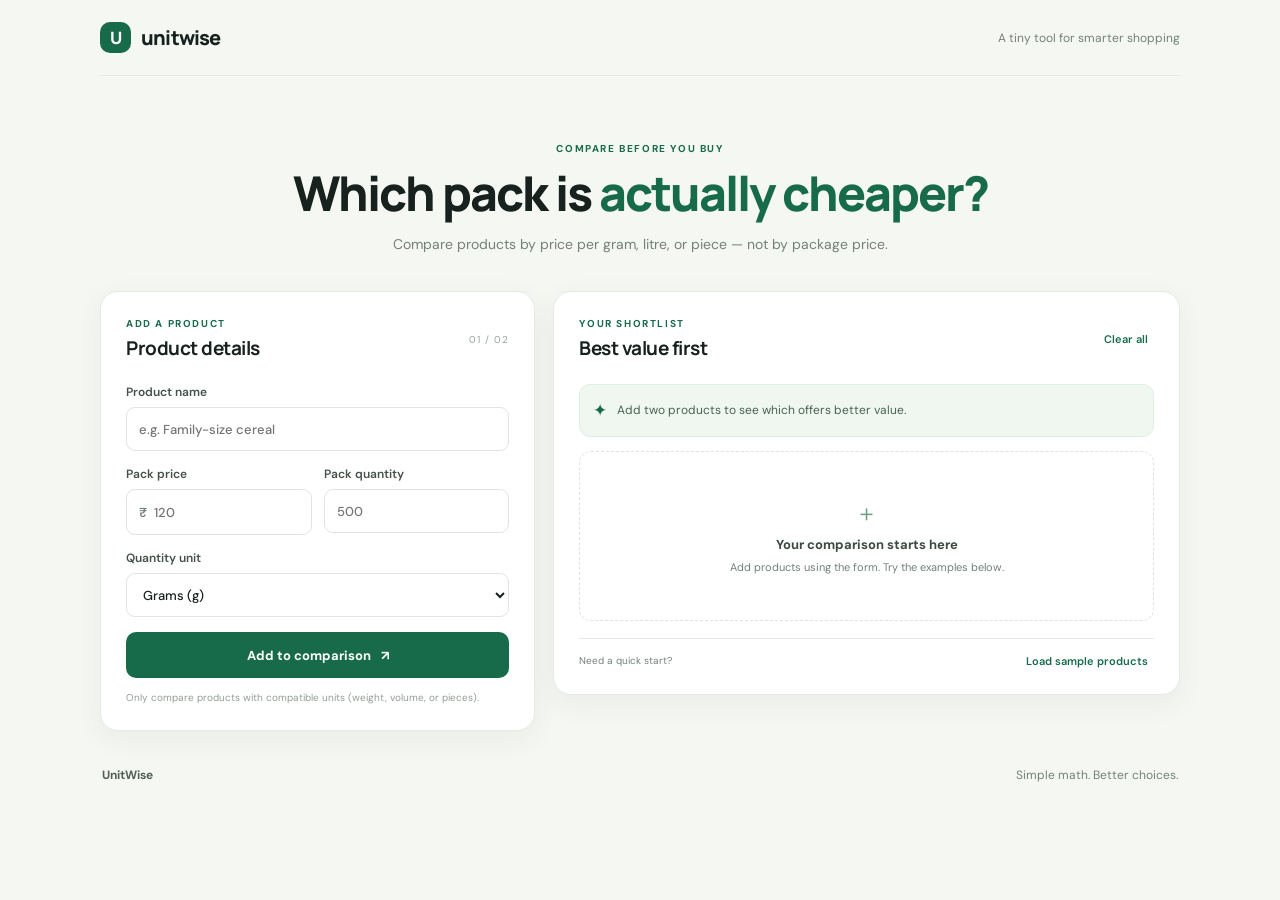
<file: 2026-11-11-unitwise/index.html>
<!doctype html>
<html lang="en">
<head>
  <meta charset="UTF-8">
  <meta name="viewport" content="width=device-width, initial-scale=1.0">
  <meta name="description" content="Compare product prices by unit to find the better value.">
  <title>UnitWise — Compare the real price</title>
  <link rel="stylesheet" href="./styles.css">
  <script src="./app.js" defer></script>
</head>
<body>
  <main class="shell">
    <header class="topbar">
      <a class="brand" href="#" aria-label="UnitWise home"><span class="brand-mark">U</span> unitwise</a>
      <span class="top-note">A tiny tool for smarter shopping</span>
    </header>
    <section class="intro">
      <p class="eyebrow">COMPARE BEFORE YOU BUY</p>
      <h1>Which pack is <span>actually cheaper?</span></h1>
      <p class="subhead">Compare products by price per gram, litre, or piece — not by package price.</p>
    </section>
    <section class="workspace" aria-label="Product comparison">
      <form id="product-form" class="form-card">
        <div class="section-heading"><div><p class="eyebrow">ADD A PRODUCT</p><h2>Product details</h2></div><span class="step">01 / 02</span></div>
        <label>Product name<input id="product-name" name="name" placeholder="e.g. Family-size cereal" maxlength="48" required></label>
        <div class="input-grid">
          <label>Pack price <span class="input-wrap"><span class="prefix">₹</span><input id="product-price" name="price" type="number" min="0.01" step="0.01" placeholder="120" required></span></label>
          <label>Pack quantity <input id="product-quantity" name="quantity" type="number" min="0.001" step="any" placeholder="500" required></label>
        </div>
        <label>Quantity unit<select id="product-unit" name="unit"><option value="g">Grams (g)</option><option value="kg">Kilograms (kg)</option><option value="ml">Millilitres (ml)</option><option value="l">Litres (L)</option><option value="pcs">Pieces (pcs)</option></select></label>
        <button class="primary" type="submit">Add to comparison <span aria-hidden="true">↗</span></button>
        <p class="form-hint">Only compare products with compatible units (weight, volume, or pieces).</p>
      </form>
      <section class="results-card">
        <div class="section-heading"><div><p class="eyebrow">YOUR SHORTLIST</p><h2>Best value first</h2></div><button id="clear-all" class="text-button" type="button">Clear all</button></div>
        <div id="summary" class="summary"><span class="summary-icon">✦</span><span>Add two products to see which offers better value.</span></div>
        <div id="product-list" class="product-list" aria-live="polite">
          <div class="empty-state"><span class="empty-icon">＋</span><strong>Your comparison starts here</strong><span>Add products using the form. Try the examples below.</span></div>
        </div>
        <div class="demo-row"><span>Need a quick start?</span><button id="load-demo" class="demo-button" type="button">Load sample products</button></div>
      </section>
    </section>
    <footer><span>UnitWise</span><span>Simple math. Better choices.</span></footer>
  </main>
</body>
</html>
</file>
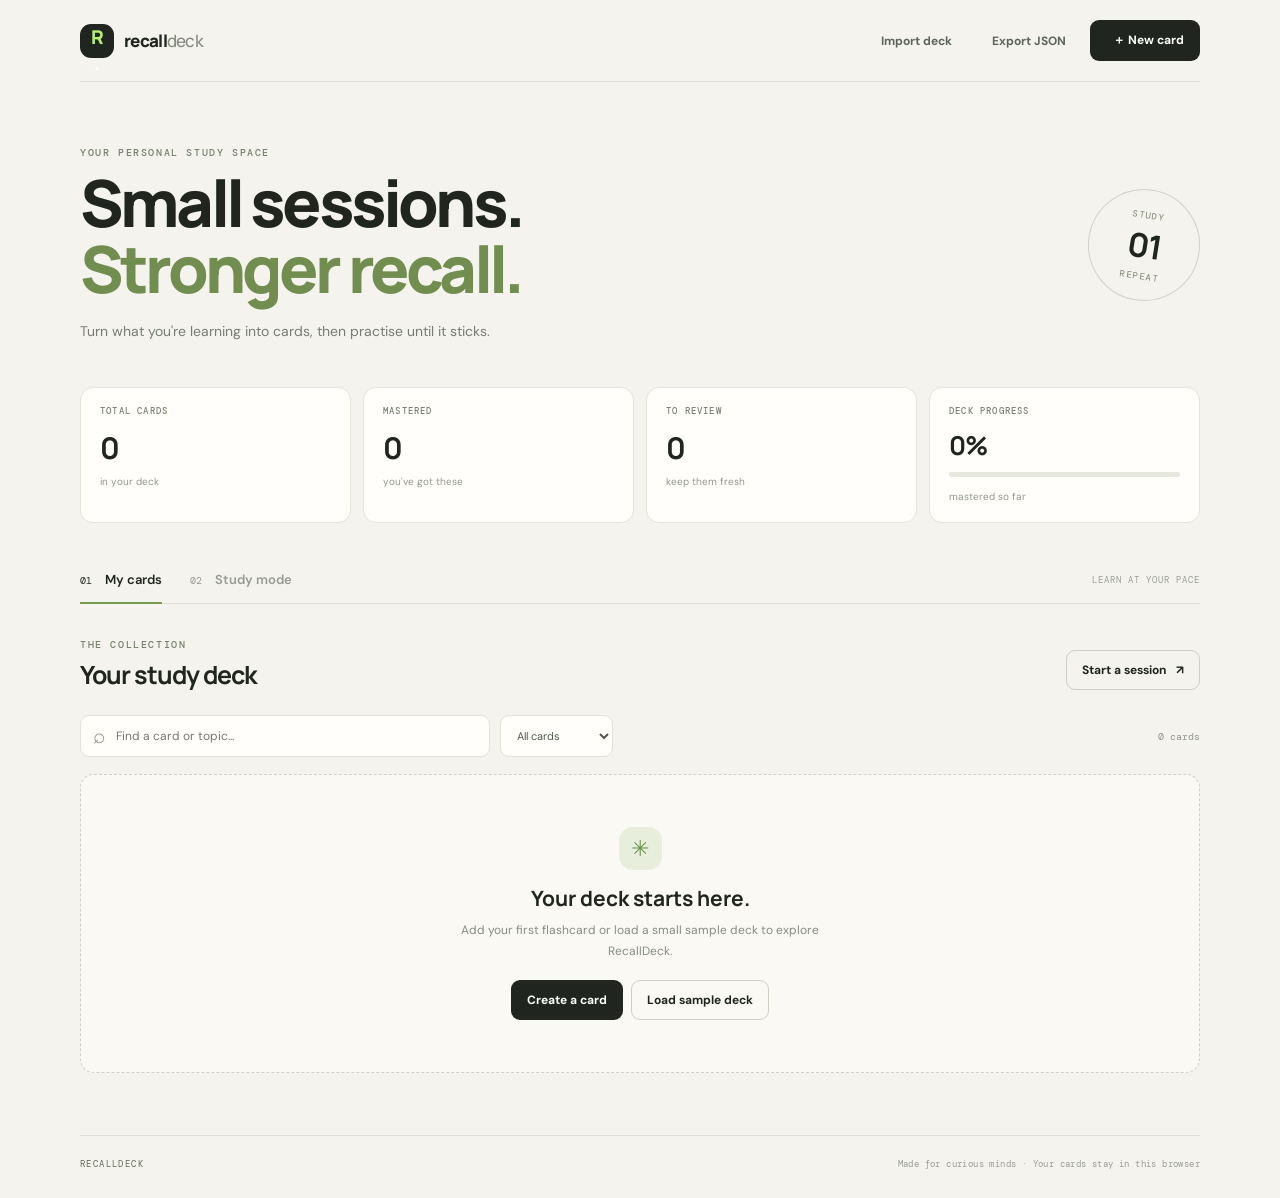
<file: 2026-11-12-recalldeck-flashcards/index.html>
<!doctype html>
<html lang="en">
<head>
  <meta charset="UTF-8">
  <meta name="viewport" content="width=device-width, initial-scale=1.0">
  <meta name="description" content="Create flashcards, build a study deck and practise with RecallDeck.">
  <meta name="theme-color" content="#f4f3ed">
  <title>RecallDeck — Make learning stick</title>
  <link rel="preconnect" href="https://fonts.googleapis.com">
  <link rel="preconnect" href="https://fonts.gstatic.com" crossorigin>
  <link href="https://fonts.googleapis.com/css2?family=DM+Mono:wght@400;500&family=DM+Sans:wght@400;500;600;700&family=Manrope:wght@500;600;700;800&display=swap" rel="stylesheet">
  <link rel="stylesheet" href="styles.css">
</head>
<body>
  <div class="shell">
    <header class="topbar">
      <a class="brand" href="#" aria-label="RecallDeck home">
        <span class="brand-mark">R<span>.</span></span>
        <span>recall<span class="brand-light">deck</span></span>
      </a>
      <div class="top-actions">
        <button class="button quiet" id="importBtn" type="button">Import deck</button>
        <button class="button quiet" id="exportBtn" type="button">Export JSON</button>
        <button class="button dark" id="addCardBtn" type="button"><span>＋</span> New card</button>
        <input id="importInput" type="file" accept=".json,application/json" hidden>
      </div>
    </header>

    <main>
      <section class="intro">
        <div>
          <p class="kicker">YOUR PERSONAL STUDY SPACE</p>
          <h1>Small sessions.<br><em>Stronger recall.</em></h1>
          <p class="intro-copy">Turn what you're learning into cards, then practise until it sticks.</p>
        </div>
        <div class="intro-stamp"><span>STUDY</span><strong>01</strong><span>REPEAT</span></div>
      </section>

      <section class="stats-grid" aria-label="Deck statistics">
        <article class="stat-card"><span class="stat-label">TOTAL CARDS</span><strong id="totalCount">0</strong><span class="stat-foot">in your deck</span></article>
        <article class="stat-card"><span class="stat-label">MASTERED</span><strong id="masteredCount">0</strong><span class="stat-foot">you've got these</span></article>
        <article class="stat-card"><span class="stat-label">TO REVIEW</span><strong id="reviewCount">0</strong><span class="stat-foot">keep them fresh</span></article>
        <article class="stat-card progress-stat"><span class="stat-label">DECK PROGRESS</span><strong id="progressPercent">0%</strong><div class="mini-track"><span id="progressBar"></span></div><span class="stat-foot">mastered so far</span></article>
      </section>

      <nav class="view-tabs" aria-label="Workspace views">
        <button class="tab active" data-view="library" type="button">01 <span>My cards</span></button>
        <button class="tab" data-view="study" type="button">02 <span>Study mode</span></button>
        <span class="tab-note">LEARN AT YOUR PACE</span>
      </nav>

      <section id="libraryView" class="view">
        <div class="section-heading">
          <div><p class="kicker">THE COLLECTION</p><h2>Your study deck</h2></div>
          <button class="button outline" id="studyNowBtn" type="button">Start a session <span>↗</span></button>
        </div>

        <div class="library-toolbar">
          <label class="search-box"><span>⌕</span><input id="searchInput" type="search" placeholder="Find a card or topic..." aria-label="Search cards"></label>
          <select id="statusFilter" aria-label="Filter cards">
            <option value="all">All cards</option>
            <option value="review">To review</option>
            <option value="mastered">Mastered</option>
          </select>
          <span id="visibleLabel" class="visible-label">0 cards</span>
        </div>

        <div id="cardList" class="card-grid"></div>
        <div id="emptyState" class="empty-state hidden">
          <div class="empty-symbol">✳</div>
          <h3>Your deck starts here.</h3>
          <p>Add your first flashcard or load a small sample deck to explore RecallDeck.</p>
          <div class="empty-actions">
            <button class="button dark" id="emptyAddBtn" type="button">Create a card</button>
            <button class="button outline" id="loadSampleBtn" type="button">Load sample deck</button>
          </div>
        </div>
        <p id="noResults" class="no-results hidden">No cards match that search. Try another word or filter.</p>
      </section>

      <section id="studyView" class="view hidden">
        <div class="section-heading">
          <div><p class="kicker">FOCUS TIME</p><h2>Study mode</h2></div>
          <button class="button outline" id="shuffleBtn" type="button">Shuffle cards ↝</button>
        </div>

        <div id="studyWelcome" class="study-message">
          <div class="empty-symbol">✳</div>
          <h3>Ready to test your memory?</h3>
          <p>Read the prompt, think of your answer, then flip the card to check.</p>
          <button class="button dark" id="beginStudyBtn" type="button">Begin studying <span>→</span></button>
        </div>

        <div id="studyStage" class="study-stage hidden">
          <div class="study-meta">
            <span id="studyPosition">CARD 1 OF 1</span>
            <span id="studyCategory">GENERAL</span>
          </div>
          <div class="study-progress"><span id="studyProgress"></span></div>

          <button class="study-card" id="studyCard" type="button" aria-label="Flip flashcard" aria-pressed="false">
            <span class="flip-inner" id="flipInner">
              <span class="card-face front-face">
                <span class="face-label">QUESTION</span>
                <strong id="studyPrompt"></strong>
                <span class="flip-hint">TAP OR PRESS SPACE TO REVEAL ↻</span>
              </span>
              <span class="card-face back-face">
                <span class="face-label">ANSWER</span>
                <strong id="studyAnswer"></strong>
                <span class="flip-hint">YOU'VE GOT THIS</span>
              </span>
            </span>
          </button>

          <div class="study-controls">
            <button class="button outline" id="previousBtn" type="button">← Previous</button>
            <div class="answer-actions">
              <button class="button review-button" data-result="review" type="button">↻ Review again</button>
              <button class="button mastered-button" data-result="mastered" type="button">✓ Got it</button>
            </div>
            <button class="button outline" id="nextBtn" type="button">Next →</button>
          </div>
          <p class="keyboard-note">TIP: SPACE flips · ← → moves between cards</p>
        </div>

        <div id="studyComplete" class="study-message hidden">
          <div class="empty-symbol">✦</div>
          <h3>Session complete.</h3>
          <p>You made it through this deck. A little practice goes a long way.</p>
          <button class="button dark" id="studyAgainBtn" type="button">Study again <span>↻</span></button>
        </div>
      </section>
    </main>

    <footer><span>RECALLDECK</span><span>Made for curious minds · Your cards stay in this browser</span></footer>
  </div>

  <dialog id="cardDialog" class="card-dialog">
    <form id="cardForm">
      <div class="dialog-heading">
        <div><p class="kicker">BUILD YOUR DECK</p><h2 id="dialogTitle">Create a card</h2></div>
        <button class="close-button" id="closeDialogBtn" type="button" aria-label="Close">×</button>
      </div>
      <label class="field-label" for="frontInput">FRONT · QUESTION OR PROMPT</label>
      <textarea id="frontInput" rows="3" maxlength="240" placeholder="e.g. What does CSS stand for?" required></textarea>
      <label class="field-label" for="backInput">BACK · YOUR ANSWER</label>
      <textarea id="backInput" rows="4" maxlength="600" placeholder="Write a short, memorable answer..." required></textarea>
      <label class="field-label" for="categoryInput">TOPIC (OPTIONAL)</label>
      <input id="categoryInput" type="text" maxlength="32" placeholder="e.g. Web development">
      <div class="dialog-actions">
        <button class="button outline" id="cancelDialogBtn" type="button">Cancel</button>
        <button class="button dark" id="saveCardBtn" type="submit">Save card <span>→</span></button>
      </div>
    </form>
  </dialog>

  <div id="toast" class="toast" role="status" aria-live="polite"></div>
  <script type="module" src="app.js"></script>
</body>
</html>
</file>
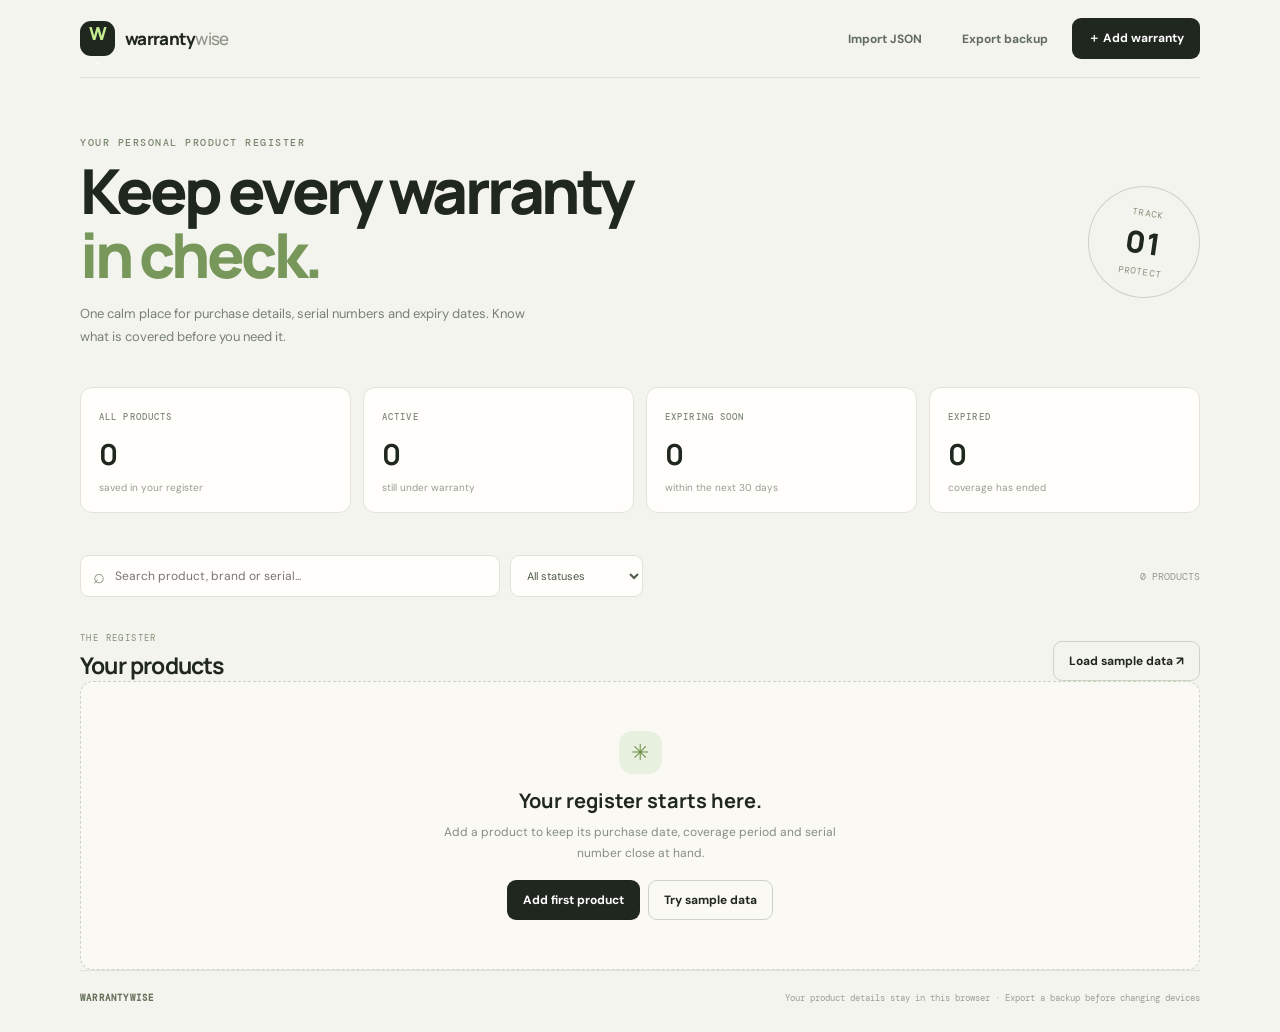
<file: 2026-11-13-warrantywise/index.html>
<!doctype html>
<html lang="en">
<head>
<meta charset="UTF-8"><meta name="viewport" content="width=device-width,initial-scale=1">
<meta name="description" content="Track product warranties, purchase details and expiry dates in one private dashboard.">
<meta name="theme-color" content="#f4f4ee"><title>WarrantyWise — Product Warranty Tracker</title>
<link rel="preconnect" href="https://fonts.googleapis.com"><link rel="preconnect" href="https://fonts.gstatic.com" crossorigin>
<link href="https://fonts.googleapis.com/css2?family=DM+Mono:wght@400;500&family=DM+Sans:wght@400;500;600;700&family=Manrope:wght@500;600;700;800&display=swap" rel="stylesheet">
<style>
:root{--paper:#f4f4ee;--ink:#20271f;--muted:#778074;--line:#dfe2d7;--white:#fffefa;--green:#c5ed91;font-family:"DM Sans",sans-serif;color-scheme:light}
*{box-sizing:border-box}body{margin:0;background:var(--paper);color:var(--ink)}button,input,select,textarea{font:inherit}button{cursor:pointer}
.shell{width:min(1120px,calc(100% - 48px));margin:auto}.topbar{height:78px;display:flex;align-items:center;justify-content:space-between;border-bottom:1px solid var(--line)}
.brand{display:flex;align-items:center;gap:10px;color:var(--ink);text-decoration:none;font:800 17px Manrope;letter-spacing:-.7px}.mark{display:grid;place-items:center;width:35px;height:35px;border-radius:11px;background:var(--ink);color:var(--green);font:800 18px Manrope}.mark span{color:white}.light{color:#8b9385;font-weight:500}
.actions{display:flex;gap:8px;align-items:center}.btn{border:1px solid transparent;border-radius:9px;padding:11px 15px;font-size:12px;font-weight:700;transition:.18s}.btn:hover{transform:translateY(-1px)}.dark{background:var(--ink);color:white}.dark:hover{background:#384638}.quiet{background:transparent;color:#626c5e}.quiet:hover{background:#e8eade}.outline{background:transparent;border-color:#cdd3c5;color:var(--ink)}.outline:hover{background:#e9ebdf}
.hero{display:flex;justify-content:space-between;align-items:center;padding:58px 0 39px}.eyebrow{margin:0 0 10px;color:#77846d;font:500 10px "DM Mono";letter-spacing:1.5px}h1{margin:0;font:800 clamp(36px,5.7vw,62px)/1.04 Manrope;letter-spacing:-3.5px}h1 em{color:#78975b;font-style:normal}.hero-copy{max-width:470px;margin:15px 0 0;color:var(--muted);font-size:13px;line-height:1.75}.stamp{width:112px;height:112px;display:flex;flex-direction:column;justify-content:center;align-items:center;border:1px solid #ccd3c3;border-radius:50%;color:#849078;font:9px "DM Mono";letter-spacing:1.2px;transform:rotate(8deg)}.stamp strong{margin:3px 0;color:var(--ink);font:800 30px Manrope}
.stats{display:grid;grid-template-columns:repeat(4,1fr);gap:12px}.stat{min-height:119px;padding:16px 18px;border:1px solid #e2e4da;border-radius:12px;background:var(--white)}.stat-label{color:#80897b;font:500 9px "DM Mono";letter-spacing:1.1px}.stat strong{display:block;margin:9px 0 1px;font:700 29px Manrope}.stat small{color:#969d91;font-size:10px}
.toolbar{display:flex;align-items:center;gap:10px;margin:42px 0 17px}.search{display:flex;align-items:center;gap:8px;flex:1;max-width:420px;height:42px;padding:0 12px;border:1px solid #e0e3d8;border-radius:9px;background:var(--white)}.search span{color:#899281;font-size:20px}.search input{width:100%;border:0;outline:0;background:transparent;color:var(--ink);font-size:12px}.filter{height:42px;padding:0 30px 0 12px;border:1px solid #e0e3d8;border-radius:9px;background:var(--white);color:#4f5a4b;font-size:11px}.count{margin-left:auto;color:#939b8d;font:10px "DM Mono";white-space:nowrap}
.section-head{display:flex;align-items:end;justify-content:space-between;margin-top:35px}.section-head p{margin:0 0 5px;color:#839078;font:9px "DM Mono";letter-spacing:1.4px}.section-head h2{margin:0;font:700 23px Manrope;letter-spacing:-.8px}
.grid{display:grid;grid-template-columns:repeat(3,1fr);gap:12px;padding:18px 0 58px}.w-card{min-height:220px;display:flex;flex-direction:column;padding:17px;border:1px solid #e1e4d9;border-radius:12px;background:var(--white)}.card-top,.card-bottom{display:flex;align-items:center;justify-content:space-between;gap:8px}.category{max-width:68%;overflow:hidden;text-overflow:ellipsis;white-space:nowrap;padding:5px 8px;border-radius:20px;background:#edf2e7;color:#657e50;font:9px "DM Mono"}.status{padding:5px 8px;border-radius:20px;font:9px "DM Mono";white-space:nowrap}.active{background:#e8f1df;color:#547642}.expiring{background:#f7ecd7;color:#946a2e}.expired{background:#f6e3dd;color:#9a5848}
.product{margin:17px 0 3px;font:700 17px/1.3 Manrope;letter-spacing:-.4px;overflow-wrap:anywhere}.brand-name{margin:0;color:#92998d;font-size:11px}.expiry-row{display:flex;align-items:end;justify-content:space-between;gap:8px;margin:18px 0 13px}.expiry-label{color:#8a9383;font:9px "DM Mono";letter-spacing:.7px}.expiry-date{display:block;margin-top:4px;color:#414b3e;font-size:12px;font-weight:700}.days{font:700 12px Manrope;text-align:right}.days.expiring{color:#a47739}.days.expired{color:#a35e4d}.meta{display:flex;flex-wrap:wrap;gap:7px;margin-bottom:13px;color:#8b9387;font-size:10px}.meta span{padding:4px 7px;border-radius:6px;background:#f2f3ed}.card-bottom{margin-top:auto;padding-top:10px;border-top:1px solid #eff0e9}.serial{max-width:65%;overflow:hidden;color:#9ba194;font:9px "DM Mono";text-overflow:ellipsis;white-space:nowrap}.card-actions{display:flex;gap:5px}.icon{width:28px;height:28px;border:0;border-radius:7px;background:#f0f1e9;color:#5d6856;font-size:13px}.icon:hover{background:#e3e9da}
.empty,.no-results{padding:49px 20px;border:1px dashed #ccd3c3;border-radius:13px;background:#fffefa88;text-align:center}.symbol{width:43px;height:43px;display:grid;place-items:center;margin:0 auto 13px;border-radius:14px;background:#e8f0df;color:#71934e;font-size:22px}.empty h3{margin:0 0 8px;font:700 20px Manrope}.empty p{max-width:400px;margin:0 auto 17px;color:#858e80;font-size:12px;line-height:1.7}.empty-actions{display:flex;justify-content:center;gap:8px;flex-wrap:wrap}.no-results{color:#858e80;font-size:12px}.hidden{display:none!important}
dialog{width:min(540px,calc(100% - 26px));max-height:90vh;overflow:auto;padding:25px;border:1px solid #dce1d4;border-radius:16px;background:var(--paper);color:var(--ink);box-shadow:0 25px 90px #17201835}dialog::backdrop{background:#17201877;backdrop-filter:blur(3px)}.dialog-head{display:flex;align-items:start;justify-content:space-between;margin-bottom:17px}.dialog-head p{margin:0 0 5px;color:#7b876e;font:9px "DM Mono";letter-spacing:1.4px}.dialog-head h2{margin:0;font:700 22px Manrope}.close{width:30px;height:30px;border:0;border-radius:8px;background:#e7eade;color:#505b4b;font-size:21px}.form-grid{display:grid;grid-template-columns:1fr 1fr;gap:0 12px}.field{min-width:0}.full{grid-column:1/-1}.field label{display:block;margin:12px 0 6px;color:#788270;font:9px "DM Mono";letter-spacing:.9px}.field input,.field select,.field textarea{width:100%;min-height:41px;padding:10px 11px;border:1px solid #dce1d5;border-radius:8px;outline:0;background:var(--white);color:var(--ink);font-size:12px}.field textarea{min-height:72px;resize:vertical}.field input:focus,.field select:focus,.field textarea:focus{border-color:#91b76c;box-shadow:0 0 0 3px #c5ed9133}.dialog-actions{display:flex;justify-content:end;gap:8px;margin-top:21px}
.toast{position:fixed;left:50%;bottom:24px;z-index:10;padding:12px 17px;border-radius:9px;background:var(--ink);color:white;font-size:12px;opacity:0;pointer-events:none;transform:translate(-50%,10px);transition:.2s}.toast.show{opacity:1;transform:translate(-50%,0)}footer{display:flex;justify-content:space-between;gap:15px;padding:21px 0 28px;border-top:1px solid var(--line);color:#9aa194;font:9px "DM Mono"}footer strong{color:#65725b;letter-spacing:1.2px}
@media(max-width:850px){.stats{grid-template-columns:repeat(2,1fr)}.grid{grid-template-columns:repeat(2,1fr)}}
@media(max-width:560px){.shell{width:calc(100% - 28px)}.topbar{height:68px}.actions{gap:4px}.actions .quiet{display:none}.btn{padding:10px 12px}.hero{padding:42px 0 28px}h1{letter-spacing:-2.5px}.stamp{width:76px;height:76px;font-size:7px}.stamp strong{font-size:23px}.stats{gap:8px}.stat{min-height:105px;padding:13px}.toolbar{flex-wrap:wrap;margin-top:30px}.search{flex-basis:100%;max-width:none}.count{margin-left:0}.section-head h2{font-size:20px}.grid{grid-template-columns:1fr}.form-grid{grid-template-columns:1fr}.full{grid-column:auto}footer{flex-direction:column}}
</style>
</head>
<body>
<div class="shell">
<header class="topbar">
<a class="brand" href="#"><span class="mark">W<span>.</span></span><span>warranty<span class="light">wise</span></span></a>
<div class="actions"><button class="btn quiet" id="importButton" type="button">Import JSON</button><button class="btn quiet" id="exportButton" type="button">Export backup</button><button class="btn dark" id="addButton" type="button">＋ Add warranty</button><input id="importInput" type="file" accept=".json,application/json" hidden></div>
</header>
<main>
<section class="hero"><div><p class="eyebrow">YOUR PERSONAL PRODUCT REGISTER</p><h1>Keep every warranty<br><em>in check.</em></h1><p class="hero-copy">One calm place for purchase details, serial numbers and expiry dates. Know what is covered before you need it.</p></div><div class="stamp"><span>TRACK</span><strong>01</strong><span>PROTECT</span></div></section>
<section class="stats" aria-label="Warranty summary">
<article class="stat"><span class="stat-label">ALL PRODUCTS</span><strong id="totalCount">0</strong><small>saved in your register</small></article>
<article class="stat"><span class="stat-label">ACTIVE</span><strong id="activeCount">0</strong><small>still under warranty</small></article>
<article class="stat"><span class="stat-label">EXPIRING SOON</span><strong id="expiringCount">0</strong><small>within the next 30 days</small></article>
<article class="stat"><span class="stat-label">EXPIRED</span><strong id="expiredCount">0</strong><small>coverage has ended</small></article>
</section>
<section class="toolbar" aria-label="Search and filter">
<label class="search"><span>⌕</span><input id="searchInput" type="search" placeholder="Search product, brand or serial..." aria-label="Search warranties"></label>
<select class="filter" id="statusFilter" aria-label="Filter by warranty status"><option value="all">All statuses</option><option value="active">Active</option><option value="expiring">Expiring soon</option><option value="expired">Expired</option></select>
<span class="count" id="resultCount">0 PRODUCTS</span>
</section>
<section><div class="section-head"><div><p>THE REGISTER</p><h2>Your products</h2></div><button class="btn outline" id="sampleButton" type="button">Load sample data ↗</button></div>
<div id="warrantyGrid" class="grid"></div>
<div id="emptyState" class="empty hidden"><div class="symbol">✳</div><h3>Your register starts here.</h3><p>Add a product to keep its purchase date, coverage period and serial number close at hand.</p><div class="empty-actions"><button class="btn dark" id="emptyAddButton" type="button">Add first product</button><button class="btn outline" id="emptySampleButton" type="button">Try sample data</button></div></div>
<p id="noResults" class="no-results hidden">No products match those filters. Try another search.</p>
</section>
</main>
<footer><strong>WARRANTYWISE</strong><span>Your product details stay in this browser · Export a backup before changing devices</span></footer>
</div>
<dialog id="warrantyDialog">
<form id="warrantyForm">
<div class="dialog-head"><div><p>BUILD YOUR REGISTER</p><h2 id="dialogTitle">Add a warranty</h2></div><button class="close" id="closeDialog" type="button" aria-label="Close dialog">×</button></div>
<div class="form-grid">
<div class="field full"><label for="productInput">PRODUCT NAME *</label><input id="productInput" name="product" maxlength="70" placeholder="e.g. Wireless headphones" required></div>
<div class="field"><label for="brandInput">BRAND</label><input id="brandInput" name="brand" maxlength="50" placeholder="e.g. Sony"></div>
<div class="field"><label for="categoryInput">CATEGORY</label><select id="categoryInput" name="category"><option>Electronics</option><option>Appliances</option><option>Home & kitchen</option><option>Furniture</option><option>Other</option></select></div>
<div class="field"><label for="purchaseInput">PURCHASE DATE *</label><input id="purchaseInput" name="purchaseDate" type="date" required></div>
<div class="field"><label for="durationInput">WARRANTY LENGTH (MONTHS) *</label><input id="durationInput" name="durationMonths" type="number" min="1" max="240" value="12" required></div>
<div class="field"><label for="priceInput">PURCHASE PRICE</label><input id="priceInput" name="price" type="number" min="0" step="0.01" placeholder="Optional"></div>
<div class="field"><label for="currencyInput">CURRENCY</label><select id="currencyInput" name="currency"><option value="INR">INR — ₹</option><option value="USD">USD — $</option><option value="EUR">EUR — €</option><option value="GBP">GBP — £</option><option value="CAD">CAD — C$</option></select></div>
<div class="field full"><label for="serialInput">SERIAL / MODEL NUMBER</label><input id="serialInput" name="serial" maxlength="80" placeholder="Optional reference number"></div>
<div class="field full"><label for="notesInput">NOTES</label><textarea id="notesInput" name="notes" maxlength="400" placeholder="Store location, support details or anything worth remembering..."></textarea></div>
</div>
<div class="dialog-actions"><button class="btn outline" id="cancelDialog" type="button">Cancel</button><button class="btn dark" type="submit">Save product →</button></div>
</form>
</dialog>
<div id="toast" class="toast" role="status" aria-live="polite"></div>
<script src="app.js" defer></script>
</body>
</html>
</file>
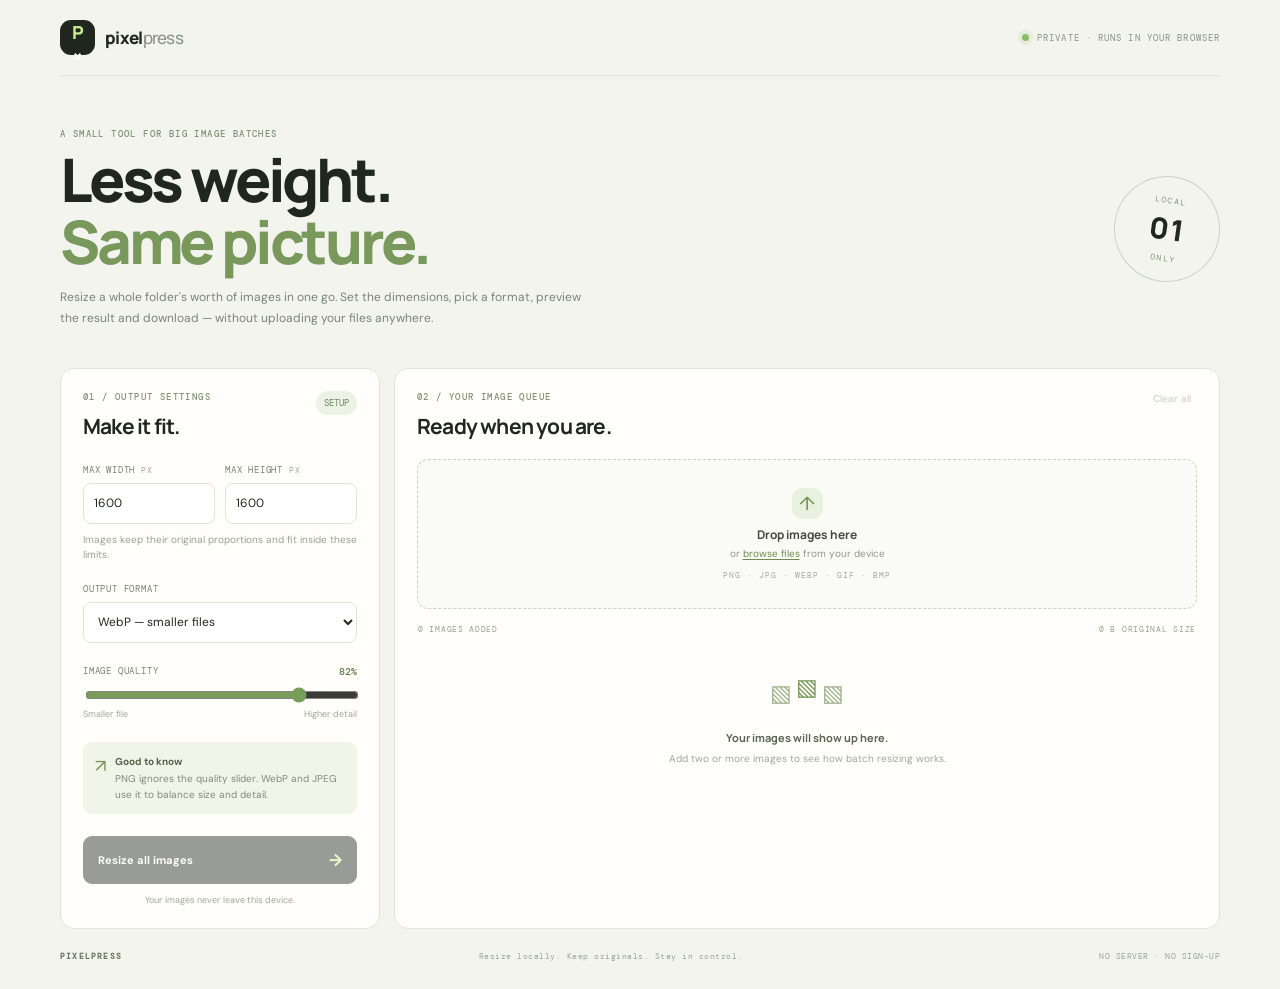
<file: 2026-11-14-pixelpress/index.html>
<!doctype html>
<html lang="en">
<head>
<meta charset="UTF-8"><meta name="viewport" content="width=device-width,initial-scale=1">
<meta name="theme-color" content="#f3f4ee">
<meta name="description" content="Resize multiple images privately in your browser.">
<title>PixelPress — Batch Image Resizer</title>
<link rel="stylesheet" href="styles.css">
<script type="module" src="app.js"></script>
</head>
<body>
<div class="app-shell">
<header class="topbar">
<a class="brand" href="#"><span class="brand-mark">P<span>×</span></span><span>pixel<span class="brand-light">press</span></span></a>
<div class="topbar-note"><span class="privacy-dot"></span> PRIVATE · RUNS IN YOUR BROWSER</div>
</header>
<main>
<section class="hero">
<div><p class="eyebrow">A SMALL TOOL FOR BIG IMAGE BATCHES</p><h1>Less weight.<br><em>Same picture.</em></h1>
<p class="hero-description">Resize a whole folder's worth of images in one go. Set the dimensions, pick a format, preview the result and download — without uploading your files anywhere.</p></div>
<div class="hero-stamp" aria-hidden="true"><span>LOCAL</span><strong>01</strong><span>ONLY</span></div>
</section>
<section class="workspace" aria-label="Image resizing workspace">
<aside class="settings-panel">
<div class="panel-heading"><div><p class="eyebrow">01 / OUTPUT SETTINGS</p><h2>Make it fit.</h2></div><span class="step-chip">SETUP</span></div>
<div class="dimension-grid">
<label class="field"><span>MAX WIDTH <small>PX</small></span><input id="maxWidth" type="number" min="1" max="12000" value="1600"></label>
<label class="field"><span>MAX HEIGHT <small>PX</small></span><input id="maxHeight" type="number" min="1" max="12000" value="1600"></label>
</div>
<p class="field-hint">Images keep their original proportions and fit inside these limits.</p>
<label class="field select-field"><span>OUTPUT FORMAT</span><select id="outputFormat">
<option value="image/webp">WebP — smaller files</option><option value="image/jpeg">JPEG — widely supported</option><option value="image/png">PNG — lossless</option>
</select></label>
<div class="quality-wrap" id="qualityWrap">
<div class="quality-heading"><label for="quality">IMAGE QUALITY</label><output id="qualityValue" for="quality">82%</output></div>
<input id="quality" type="range" min="10" max="100" value="82"><div class="range-labels"><span>Smaller file</span><span>Higher detail</span></div>
</div>
<div class="settings-note"><span class="note-icon">↗</span><p><strong>Good to know</strong> PNG ignores the quality slider. WebP and JPEG use it to balance size and detail.</p></div>
<button class="primary-button" id="processButton" type="button" disabled><span>Resize all images</span><span>→</span></button>
<p class="privacy-caption">Your images never leave this device.</p>
</aside>
<section class="queue-panel">
<div class="queue-heading"><div><p class="eyebrow">02 / YOUR IMAGE QUEUE</p><h2>Ready when you are.</h2></div><button class="text-button" id="clearButton" type="button" disabled>Clear all</button></div>
<label class="dropzone" id="dropzone" for="fileInput" tabindex="0">
<input id="fileInput" type="file" accept="image/png,image/jpeg,image/webp,image/gif,image/bmp" multiple hidden>
<span class="upload-icon">↑</span><strong>Drop images here</strong><span>or <u>browse files</u> from your device</span><small>PNG · JPG · WEBP · GIF · BMP</small>
</label>
<div class="queue-summary"><span id="queueCount">0 IMAGES ADDED</span><span id="queueSize">0 B ORIGINAL SIZE</span></div>
<div class="image-list" id="imageList" aria-live="polite"></div>
<div class="empty-queue" id="emptyQueue"><div class="empty-art"><span>▧</span><span>▧</span><span>▧</span></div><strong>Your images will show up here.</strong><p>Add two or more images to see how batch resizing works.</p></div>
<div class="result-bar hidden" id="resultBar"><div><span class="result-label">BATCH RESULT</span><strong id="savedSummary">Ready to resize</strong><small id="resultDetails">Your results will appear here.</small></div><button class="download-all-button" id="downloadAllButton" type="button" disabled>Download ready files ↓</button></div>
</section>
</section>
</main>
<footer><strong>PIXELPRESS</strong><span>Resize locally. Keep originals. Stay in control.</span><span>NO SERVER · NO SIGN-UP</span></footer>
</div>
<div class="toast" id="toast" role="status" aria-live="polite"></div>
</body></html>
</file>
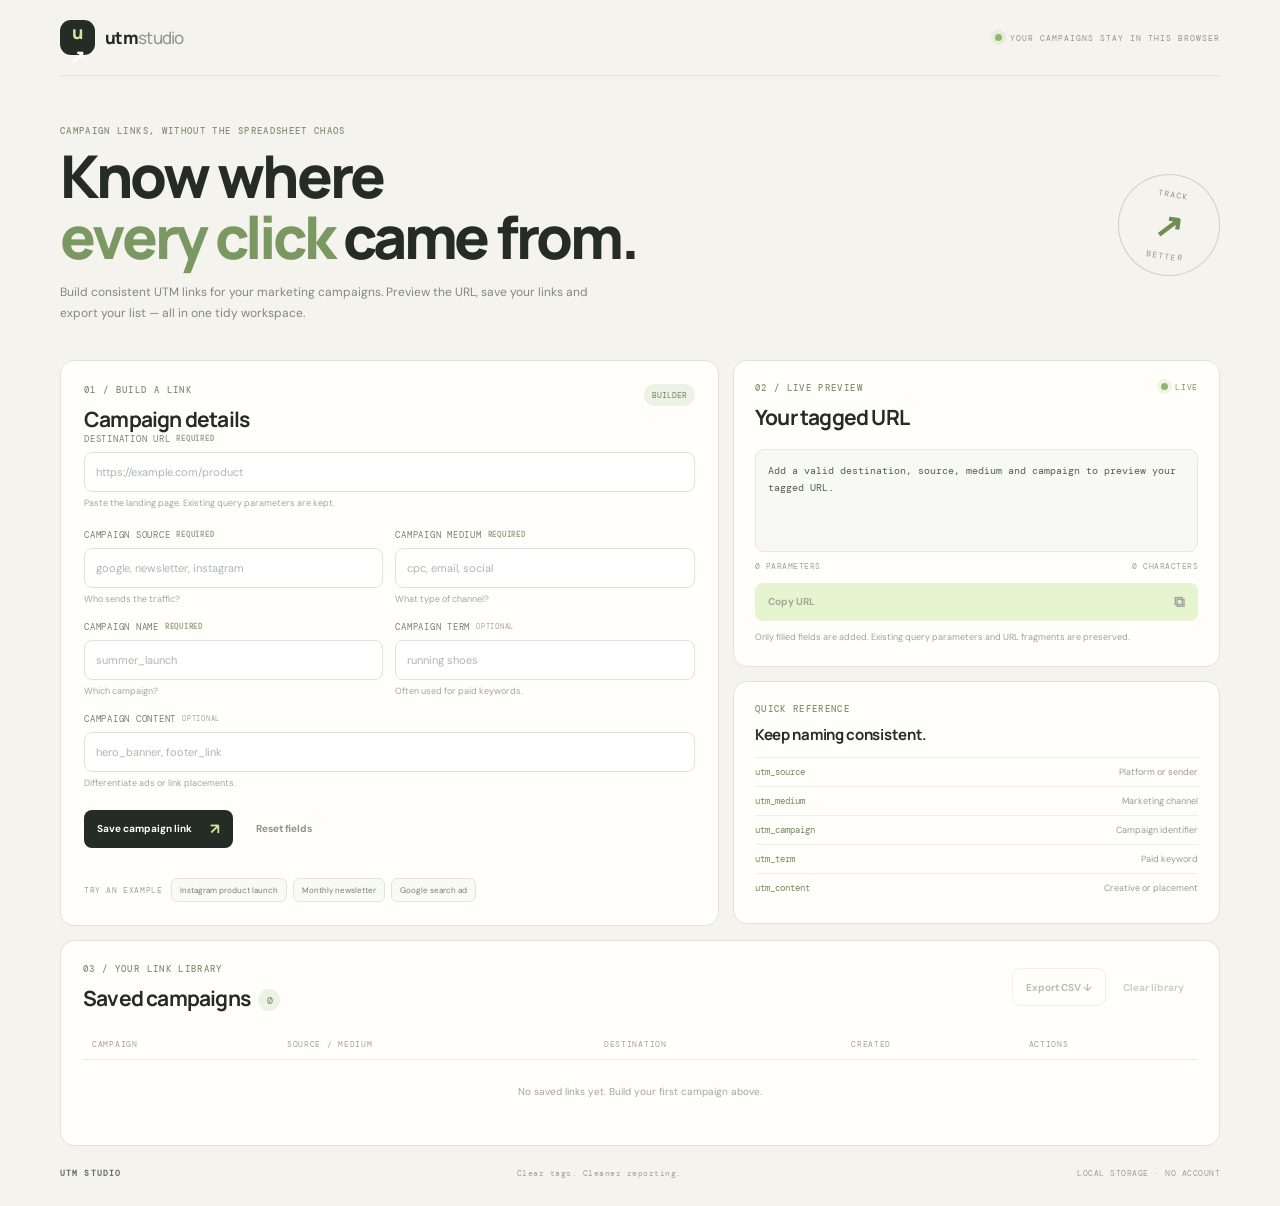
<file: 2026-11-15-utm-studio/index.html>
<!doctype html>
<html lang="en"><head>
<meta charset="UTF-8"><meta name="viewport" content="width=device-width,initial-scale=1">
<meta name="theme-color" content="#f4f3ee"><meta name="description" content="Build, preview, save and export UTM campaign URLs.">
<title>UTM Studio — Campaign Link Builder</title><link rel="stylesheet" href="styles.css">
<script type="module" src="app.js"></script></head>
<body><div class="shell">
<header class="topbar"><a class="brand" href="#"><span class="brand-icon">u<span>↗</span></span><span>utm<span class="brand-muted">studio</span></span></a><div class="privacy"><span></span> YOUR CAMPAIGNS STAY IN THIS BROWSER</div></header>
<main>
<section class="hero"><div><p class="eyebrow">CAMPAIGN LINKS, WITHOUT THE SPREADSHEET CHAOS</p><h1>Know where<br><em>every click</em> came from.</h1><p class="intro">Build consistent UTM links for your marketing campaigns. Preview the URL, save your links and export your list — all in one tidy workspace.</p></div><div class="hero-mark"><span>TRACK</span><b>↗</b><span>BETTER</span></div></section>
<section class="layout">
<section class="panel builder"><div class="section-head"><div><p class="eyebrow">01 / BUILD A LINK</p><h2>Campaign details</h2></div><span class="step">BUILDER</span></div>
<form id="utmForm" novalidate>
<label class="field full"><span>DESTINATION URL <b>REQUIRED</b></span><input id="website" type="url" placeholder="https://example.com/product" required><small>Paste the landing page. Existing query parameters are kept.</small></label>
<div class="field-grid">
<label class="field"><span>CAMPAIGN SOURCE <b>REQUIRED</b></span><input id="source" placeholder="google, newsletter, instagram" required><small>Who sends the traffic?</small></label>
<label class="field"><span>CAMPAIGN MEDIUM <b>REQUIRED</b></span><input id="medium" placeholder="cpc, email, social" required><small>What type of channel?</small></label>
<label class="field"><span>CAMPAIGN NAME <b>REQUIRED</b></span><input id="campaign" placeholder="summer_launch" required><small>Which campaign?</small></label>
<label class="field"><span>CAMPAIGN TERM <i>OPTIONAL</i></span><input id="term" placeholder="running shoes"><small>Often used for paid keywords.</small></label>
<label class="field full"><span>CAMPAIGN CONTENT <i>OPTIONAL</i></span><input id="content" placeholder="hero_banner, footer_link"><small>Differentiate ads or link placements.</small></label>
</div>
<div class="form-actions"><button class="button button-dark" type="submit"><span>Save campaign link</span><b>↗</b></button><button class="button button-quiet" id="resetButton" type="button">Reset fields</button></div><p class="form-message" id="formMessage" role="status" aria-live="polite"></p>
</form></section>
<aside class="side-column">
<section class="panel preview-panel"><div class="section-head"><div><p class="eyebrow">02 / LIVE PREVIEW</p><h2>Your tagged URL</h2></div><span class="live-dot">LIVE</span></div>
<div class="url-preview" id="urlPreview">Your campaign URL will appear here as you fill in the details.</div><div class="preview-meta"><span id="parameterCount">0 PARAMETERS</span><span id="urlLength">0 CHARACTERS</span></div>
<button class="button button-green copy-button" id="copyButton" type="button" disabled><span>Copy URL</span><b>⧉</b></button><p class="preview-note">Only filled fields are added. Existing query parameters and URL fragments are preserved.</p></section>
<section class="panel guide-panel"><p class="eyebrow">QUICK REFERENCE</p><h3>Keep naming consistent.</h3>
<div class="guide-row"><code>utm_source</code><span>Platform or sender</span></div><div class="guide-row"><code>utm_medium</code><span>Marketing channel</span></div><div class="guide-row"><code>utm_campaign</code><span>Campaign identifier</span></div><div class="guide-row"><code>utm_term</code><span>Paid keyword</span></div><div class="guide-row"><code>utm_content</code><span>Creative or placement</span></div></section>
</aside></section>
<section class="panel library-panel"><div class="library-head"><div><p class="eyebrow">03 / YOUR LINK LIBRARY</p><h2>Saved campaigns <span id="savedCount">0</span></h2></div><div class="library-actions"><button class="button button-outline" id="exportButton" type="button" disabled>Export CSV ↓</button><button class="button button-quiet" id="clearLibraryButton" type="button" disabled>Clear library</button></div></div>
<div class="table-wrap"><table><thead><tr><th>CAMPAIGN</th><th>SOURCE / MEDIUM</th><th>DESTINATION</th><th>CREATED</th><th>ACTIONS</th></tr></thead><tbody id="savedLinks"><tr class="empty-row"><td colspan="5">No saved links yet. Build your first campaign above.</td></tr></tbody></table></div></section>
</main><footer><strong>UTM STUDIO</strong><span>Clear tags. Cleaner reporting.</span><span>LOCAL STORAGE · NO ACCOUNT</span></footer></div><div class="toast" id="toast" role="status" aria-live="polite"></div></body></html>
</file>
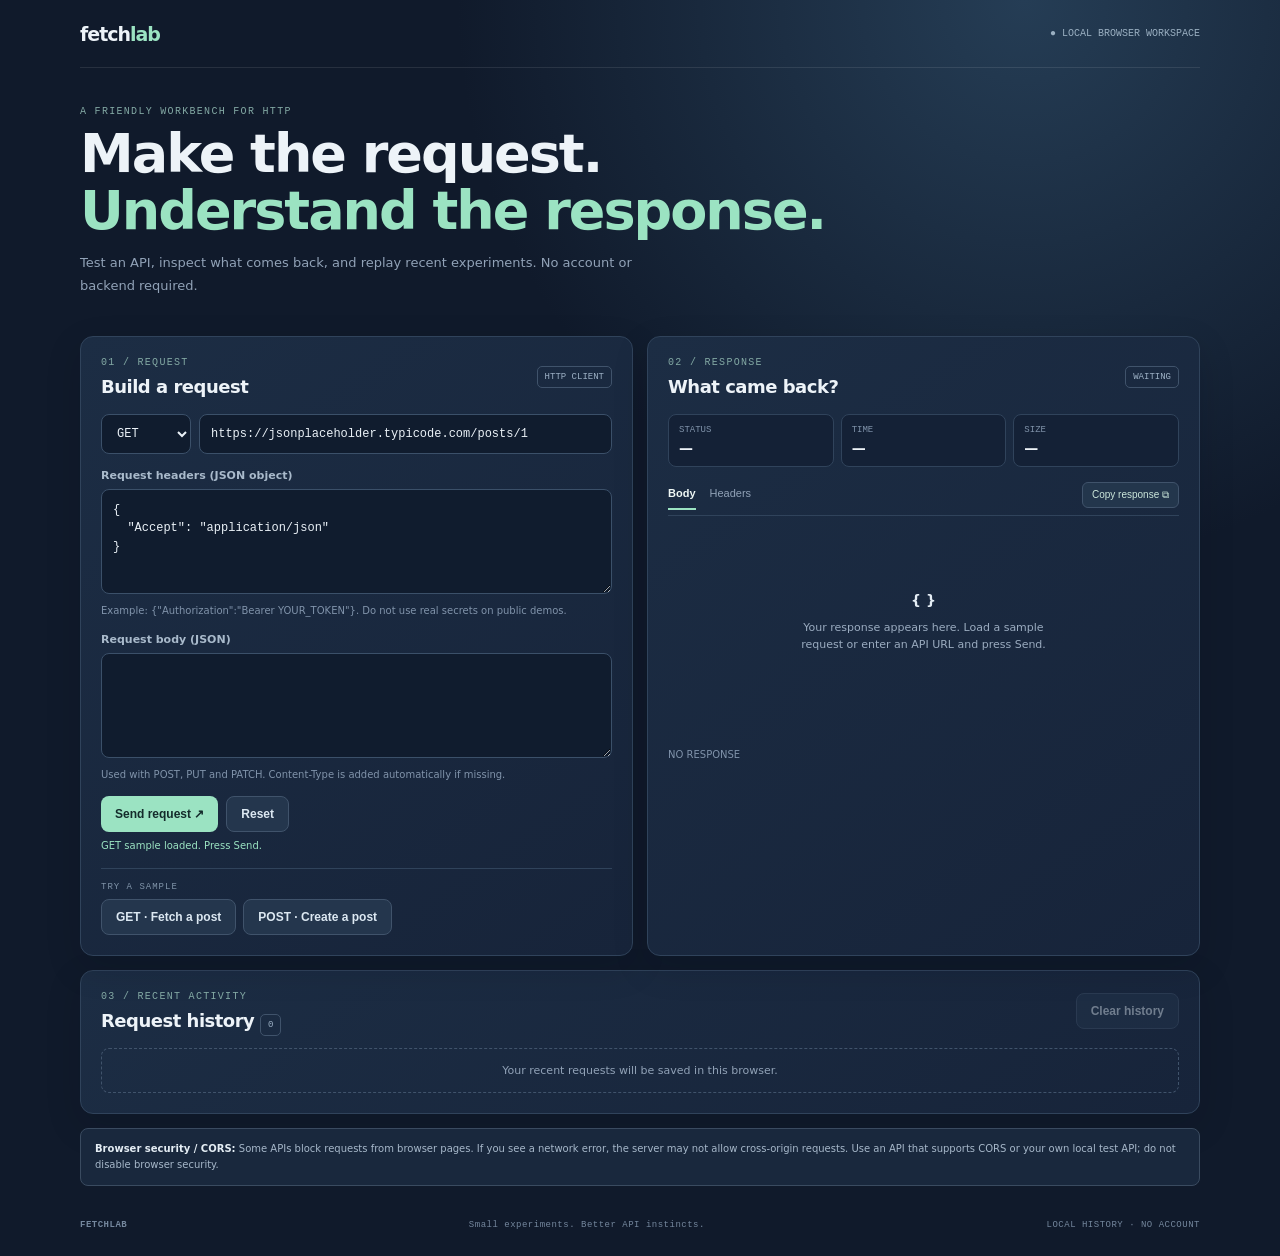
<file: 2026-11-16-fetchlab/index.html>
<!doctype html>
<html lang="en">
<head>
<meta charset="utf-8"><meta name="viewport" content="width=device-width,initial-scale=1">
<meta name="theme-color" content="#101a2b">
<meta name="description" content="A beginner-friendly browser API request tester.">
<title>FetchLab — API Request Tester</title>
<style>
:root{color-scheme:dark;font:14px system-ui,sans-serif;--bg:#101a2b;--card:#19283d;--line:#30435b;--muted:#91a2b7;--mint:#9be3c2}
*{box-sizing:border-box}body{margin:0;min-width:320px;background:radial-gradient(circle at 80% 0,#253d55,transparent 35%),var(--bg);color:#edf3f8}
main{width:min(1120px,calc(100% - 32px));margin:auto}.top{height:68px;display:flex;align-items:center;justify-content:space-between;border-bottom:1px solid #ffffff18}
.brand{font-weight:800;font-size:19px;letter-spacing:-1px}.brand b{color:var(--mint)}.local{font:10px ui-monospace,monospace;color:#9aafc1}
.hero{padding:38px 0 26px}.eyebrow{margin:0 0 8px;color:#83a9a4;font:10px ui-monospace,monospace;letter-spacing:1.3px}
h1{margin:0;font-size:clamp(34px,5vw,54px);line-height:1.06;letter-spacing:-2px}h1 em{color:var(--mint);font-style:normal}.intro{max-width:590px;color:var(--muted);font-size:13px;line-height:1.7}
.grid{display:grid;grid-template-columns:1fr 1fr;gap:14px}.card{min-width:0;padding:20px;border:1px solid var(--line);border-radius:13px;background:linear-gradient(145deg,#1c2d44,#17243a);box-shadow:0 12px 35px #050b1425}
.card-head{display:flex;justify-content:space-between;align-items:center;gap:10px;margin-bottom:17px}.card h2{margin:0;font-size:18px;letter-spacing:-.5px}.tag{padding:5px 7px;border:1px solid #40536b;border-radius:5px;color:#9db1c5;font:9px ui-monospace,monospace}
.row{display:flex;gap:8px}.method{width:90px;flex-shrink:0}.field,select,textarea{width:100%;min-width:0;border:1px solid #3b5069;border-radius:8px;background:#101c2e;color:#eaf1f7;padding:11px;font:12px ui-monospace,monospace;outline:0}.field:focus,select:focus,textarea:focus{border-color:#83c7ac;box-shadow:0 0 0 3px #9be3c21c}.url{flex:1}.btn{border:0;border-radius:8px;padding:10px 14px;background:var(--mint);color:#142b2b;font-weight:750;font-size:12px}.btn:hover{background:#b7f0d4}.btn:disabled{opacity:.45;cursor:not-allowed}.btn.secondary{border:1px solid #40536b;background:#24364d;color:#dce8f2}.btn.cancel{background:#653a48;color:#ffe0e3}
label{display:block;margin:15px 0 7px;color:#a9bacb;font-size:11px;font-weight:650}.hint{margin:6px 0 0;color:#8093aa;font-size:10px;line-height:1.5}textarea{height:105px;resize:vertical;line-height:1.55}.actions{display:flex;flex-wrap:wrap;gap:8px;margin-top:14px}.samples{display:flex;gap:7px;flex-wrap:wrap;margin-top:15px;padding-top:13px;border-top:1px solid var(--line)}.samples span{width:100%;color:#8094a9;font:9px ui-monospace,monospace;letter-spacing:1px}
.summary{display:grid;grid-template-columns:repeat(3,1fr);gap:7px;margin-bottom:15px}.metric{padding:10px;border:1px solid #30435b;border-radius:8px;background:#142136}.metric small{display:block;color:#8093aa;font:9px ui-monospace,monospace}.metric strong{display:block;margin-top:5px;font-size:14px}.good{color:var(--mint)}.bad{color:#ffadb6}
.tabs{display:flex;align-items:center;gap:14px;border-bottom:1px solid var(--line)}.tab{position:relative;padding:0 0 10px;border:0;background:none;color:#91a2b7;font-size:11px}.tab.active{color:#eff8f5;font-weight:700}.tab.active:after{position:absolute;bottom:-1px;left:0;right:0;height:2px;background:var(--mint);content:""}.copy{margin-left:auto;margin-bottom:7px;padding:6px 9px;border:1px solid #40536b;border-radius:6px;background:#23364c;color:#cce7db;font-size:10px}
.output{min-height:225px;max-height:420px;overflow:auto;margin-top:12px;padding:13px;border:1px solid #30435b;border-radius:8px;background:#101c2e;color:#cbe7d9;font:11px/1.7 ui-monospace,monospace;white-space:pre-wrap;overflow-wrap:anywhere}.empty{min-height:225px;display:grid;place-content:center;text-align:center;color:#9bacc0}.empty b{color:#e5eef5}.empty p{max-width:260px;font-size:11px;line-height:1.6}
.history{margin-top:14px}.history-list{display:grid;gap:7px;margin-top:12px}.history-item{display:grid;grid-template-columns:55px minmax(0,1fr) auto auto;gap:9px;align-items:center;padding:9px;border:1px solid #30435b;border-radius:8px;background:#142136}.history-item code{overflow:hidden;color:#c6d5e2;text-overflow:ellipsis;white-space:nowrap}.history-item small{color:var(--mint);font:10px ui-monospace,monospace}.history-item button{padding:5px 8px;border:1px solid #40536b;border-radius:5px;background:#24364d;color:#cfe8dc;font-size:10px}.empty-history{padding:15px;border:1px dashed #40536b;border-radius:8px;color:#91a2b7;text-align:center;font-size:11px}
.notice{margin:14px 0;padding:12px 14px;border:1px solid #3a4b60;border-radius:8px;background:#19283d;color:#a7b8ca;font-size:10px;line-height:1.6}.notice b{color:#e4edf4}
footer{display:flex;justify-content:space-between;gap:10px;padding:20px 0 26px;color:#74879d;font:9px ui-monospace,monospace;letter-spacing:.5px}.toast{position:fixed;bottom:20px;left:50%;transform:translate(-50%,12px);padding:10px 14px;border:1px solid #4b7669;border-radius:8px;background:#203b38;color:#d7f5e7;font-size:11px;opacity:0;transition:.2s;pointer-events:none}.toast.show{opacity:1;transform:translate(-50%,0)}
@media(max-width:760px){.grid{grid-template-columns:1fr}.hero{padding-top:29px}}@media(max-width:500px){main{width:calc(100% - 22px)}.card{padding:15px}.row{display:grid;grid-template-columns:82px minmax(0,1fr)}.row .btn{grid-column:1/-1}.local{font-size:8px}.history-item{grid-template-columns:45px minmax(0,1fr) auto}.history-item small{display:none}footer{flex-wrap:wrap}footer span:nth-child(2){flex-basis:100%;order:3}}
</style>
<script type="module" src="app.js"></script>
</head>
<body><main>
<header class="top"><div class="brand">fetch<b>lab</b></div><div class="local">● LOCAL BROWSER WORKSPACE</div></header>
<section class="hero"><p class="eyebrow">A FRIENDLY WORKBENCH FOR HTTP</p><h1>Make the request.<br><em>Understand the response.</em></h1><p class="intro">Test an API, inspect what comes back, and replay recent experiments. No account or backend required.</p></section>
<section class="grid">
<section class="card"><div class="card-head"><div><p class="eyebrow">01 / REQUEST</p><h2>Build a request</h2></div><span class="tag">HTTP CLIENT</span></div>
<form id="requestForm"><div class="row"><select id="method" class="method" aria-label="HTTP method"><option>GET</option><option>POST</option><option>PUT</option><option>PATCH</option><option>DELETE</option></select><input id="url" class="field url" type="url" placeholder="https://jsonplaceholder.typicode.com/posts/1" required></div>
<label for="headers">Request headers (JSON object)</label><textarea id="headers" spellcheck="false">{
  "Accept": "application/json"
}</textarea><p class="hint">Example: {"Authorization":"Bearer YOUR_TOKEN"}. Do not use real secrets on public demos.</p>
<label for="body">Request body (JSON)</label><textarea id="body" spellcheck="false">{
  "title": "Learning Fetch API",
  "body": "Hello from FetchLab",
  "userId": 1
}</textarea><p class="hint">Used with POST, PUT and PATCH. Content-Type is added automatically if missing.</p>
<div class="actions"><button class="btn" id="send" type="submit">Send request ↗</button><button class="btn cancel" id="cancel" type="button" hidden>Cancel</button><button class="btn secondary" id="clear" type="button">Reset</button></div><p class="hint" id="message" role="status" aria-live="polite"></p></form>
<div class="samples"><span>TRY A SAMPLE</span><button class="btn secondary" data-demo="get" type="button">GET · Fetch a post</button><button class="btn secondary" data-demo="post" type="button">POST · Create a post</button></div></section>
<section class="card"><div class="card-head"><div><p class="eyebrow">02 / RESPONSE</p><h2>What came back?</h2></div><span class="tag" id="state">WAITING</span></div>
<div class="summary"><div class="metric"><small>STATUS</small><strong id="status">—</strong></div><div class="metric"><small>TIME</small><strong id="time">—</strong></div><div class="metric"><small>SIZE</small><strong id="size">—</strong></div></div>
<div class="tabs"><button class="tab active" data-view="body" type="button">Body</button><button class="tab" data-view="headers" type="button">Headers</button><button class="copy" id="copy" type="button" disabled>Copy response ⧉</button></div>
<div id="empty" class="empty"><div><b>{ }</b><p>Your response appears here. Load a sample request or enter an API URL and press Send.</p></div></div><pre id="output" class="output" hidden></pre>
<p class="hint" id="responseType">NO RESPONSE</p></section></section>
<section class="card history"><div class="card-head"><div><p class="eyebrow">03 / RECENT ACTIVITY</p><h2>Request history <span id="count" class="tag">0</span></h2></div><button class="btn secondary" id="clearHistory" type="button" disabled>Clear history</button></div><div class="history-list" id="history"><div class="empty-history">Your recent requests will be saved in this browser.</div></div></section>
<aside class="notice"><b>Browser security / CORS:</b> Some APIs block requests from browser pages. If you see a network error, the server may not allow cross-origin requests. Use an API that supports CORS or your own local test API; do not disable browser security.</aside>
<footer><strong>FETCHLAB</strong><span>Small experiments. Better API instincts.</span><span>LOCAL HISTORY · NO ACCOUNT</span></footer>
</main><div class="toast" id="toast" role="status" aria-live="polite"></div></body></html>
</file>
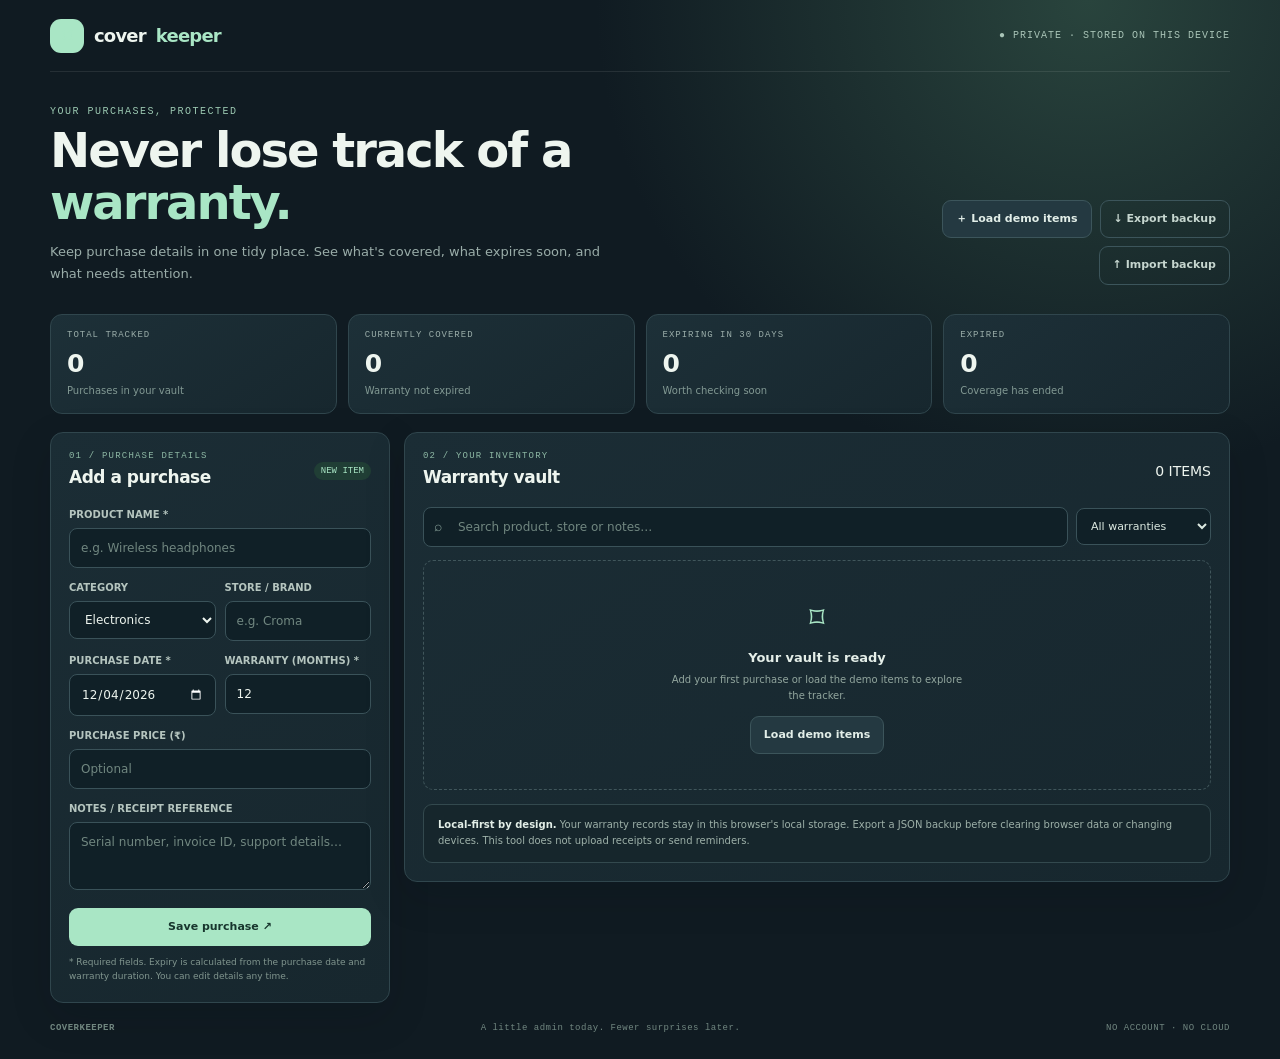
<file: 2026-11-17-coverkeeper/index.html>
<!doctype html>
<html lang="en">
<head>
<meta charset="utf-8">
<meta name="viewport" content="width=device-width, initial-scale=1">
<meta name="theme-color" content="#101b22">
<meta name="description" content="A private, local-first warranty tracker for your purchases.">
<title>CoverKeeper — Warranty Tracker</title>
<style>
:root{color-scheme:dark;--bg:#101b22;--panel:#182830;--panel2:#1e333b;--line:#30464d;--text:#eef5ef;--muted:#9aada9;--mint:#a9e6c5;--lime:#d5ef9b;--red:#ffaaa0;--amber:#f5d18b;font:14px/1.5 Inter,ui-sans-serif,system-ui,sans-serif}
*{box-sizing:border-box}body{margin:0;background:radial-gradient(ellipse at 85% 0,#29443d 0,transparent 32%),var(--bg);color:var(--text);min-width:320px}
button,input,select,textarea{font:inherit}button{cursor:pointer}button:focus-visible,input:focus-visible,select:focus-visible,textarea:focus-visible{outline:2px solid var(--mint);outline-offset:2px}
.shell{width:min(1180px,calc(100% - 36px));margin:auto}.topbar{height:72px;display:flex;align-items:center;justify-content:space-between;border-bottom:1px solid #ffffff16}
.brand{display:flex;align-items:center;gap:10px;font-weight:850;font-size:18px;letter-spacing:-.8px}.brand-mark{width:34px;height:34px;border-radius:11px;background:var(--mint);color:#18332d;display:grid;place-items:center;font-size:18px}.brand span{color:var(--mint)}
.local-tag{color:#a9c4b7;font:10px ui-monospace,monospace;letter-spacing:1px}
.hero{padding:34px 0 24px;display:flex;align-items:end;justify-content:space-between;gap:20px}.eyebrow{margin:0 0 8px;color:#9bc8b1;font:10px ui-monospace,monospace;letter-spacing:1.5px;text-transform:uppercase}
h1{margin:0;font-size:clamp(32px,5vw,48px);letter-spacing:-2px;line-height:1.08}h1 em{color:var(--mint);font-style:normal}.sub{max-width:570px;color:var(--muted);font-size:13px;line-height:1.7;margin:12px 0 0}
.hero-actions{display:flex;gap:8px;flex-wrap:wrap;justify-content:flex-end}
.btn{border:1px solid transparent;border-radius:9px;padding:10px 13px;background:var(--mint);color:#17352d;font-weight:750;font-size:11px;transition:.15s}.btn:hover{filter:brightness(1.07);transform:translateY(-1px)}.btn.secondary{background:#243941;border-color:#3c555b;color:#e2eee8}.btn.ghost{background:transparent;border-color:#3c555b;color:#c6d6cf}.btn.danger{background:#4b3031;border-color:#704447;color:#ffd6d0}.btn.small{padding:7px 9px;font-size:10px}
.stats{display:grid;grid-template-columns:repeat(4,1fr);gap:11px;margin:5px 0 18px}.stat{padding:15px 16px;border:1px solid var(--line);border-radius:12px;background:linear-gradient(145deg,#1d3038,#17272e)}.stat small{display:block;color:var(--muted);font:9px ui-monospace,monospace;letter-spacing:1px;text-transform:uppercase}.stat strong{display:block;margin-top:5px;font-size:25px;letter-spacing:-1px}.stat .hint{font-size:10px;color:#829993;margin-top:1px}
.layout{display:grid;grid-template-columns:340px minmax(0,1fr);gap:14px;align-items:start}.panel{border:1px solid var(--line);border-radius:13px;background:linear-gradient(150deg,#1b2d35,#17272e);padding:18px;min-width:0;box-shadow:0 14px 40px #07101425}
.panel-head{display:flex;align-items:center;justify-content:space-between;gap:12px;margin-bottom:16px}.panel-head h2{font-size:17px;letter-spacing:-.5px;margin:0}.panel-head p{margin:0 0 4px;color:#8eb9a5;font:9px ui-monospace,monospace;letter-spacing:1.2px}
.field{margin-bottom:12px}.field label{display:block;margin-bottom:6px;color:#b5c5bf;font-size:10px;font-weight:700}.field input,.field select,.field textarea,.search{width:100%;border:1px solid #3a5259;border-radius:8px;background:#102027;color:var(--text);padding:10px 11px;font-size:12px;min-width:0}.field textarea{min-height:68px;resize:vertical}.field input::placeholder,.field textarea::placeholder,.search::placeholder{color:#718780}
.two{display:grid;grid-template-columns:1fr 1fr;gap:9px}.form-actions{display:flex;gap:8px;align-items:center;margin-top:5px}.form-actions .btn{flex:1}.form-note{color:#80958e;font-size:9px;line-height:1.55;margin:10px 0 0}
.inventory{padding:18px}.toolbar{display:flex;gap:8px;align-items:center;margin-bottom:13px}.search-wrap{position:relative;flex:1;min-width:120px}.search{padding-left:34px}.search-icon{position:absolute;left:11px;top:9px;color:#88a199;font-size:14px}.filter{width:135px;border:1px solid #3a5259;border-radius:8px;background:#102027;color:#dce9e1;padding:10px;font-size:11px}
.items{display:grid;grid-template-columns:repeat(2,minmax(0,1fr));gap:10px}.item{padding:14px;border:1px solid #344b52;border-radius:11px;background:#14252c;min-width:0}.item-top{display:flex;align-items:flex-start;justify-content:space-between;gap:8px}.item-icon{width:35px;height:35px;border-radius:10px;background:#263e3d;display:grid;place-items:center;font-size:17px;flex-shrink:0}.item-name{font-weight:750;font-size:13px;line-height:1.35;overflow-wrap:anywhere}.item-meta{font-size:10px;color:#91a69e;margin-top:3px}.status{display:inline-flex;align-items:center;gap:5px;border-radius:20px;padding:4px 7px;font:9px ui-monospace,monospace;white-space:nowrap}.status.active{background:#203e35;color:#a9e6c5}.status.soon{background:#463b27;color:#f5d18b}.status.expired{background:#492e31;color:#ffaaa0}.status.today{background:#493d26;color:#ffe1a3}
.progress{height:5px;background:#30444a;border-radius:10px;overflow:hidden;margin:13px 0 8px}.progress span{display:block;height:100%;border-radius:10px;background:var(--mint)}.item-bottom{display:flex;align-items:center;justify-content:space-between;gap:8px;color:#9aada6;font-size:10px}.item-bottom strong{color:#e5eee8;font-weight:700}.item-actions{display:flex;gap:6px;margin-top:12px;padding-top:10px;border-top:1px solid #2b4047}.item-actions button{border:1px solid #3a5259;border-radius:6px;background:#1d3239;color:#d4e3dc;padding:5px 8px;font-size:9px}.item-actions button.delete{color:#ffb4ab}
.empty{grid-column:1/-1;min-height:230px;border:1px dashed #40565b;border-radius:10px;display:grid;place-items:center;text-align:center;padding:24px;color:#92a69e}.empty .symbol{font-size:30px;color:var(--mint)}.empty strong{display:block;color:#e4eee8;font-size:13px;margin:8px 0 4px}.empty p{max-width:300px;font-size:10px;line-height:1.6;margin:0 auto 12px}
.privacy{margin:14px 0 0;padding:12px 14px;border:1px solid #33494e;border-radius:9px;background:#16262c;color:#9eb1a9;font-size:10px;line-height:1.65}.privacy strong{color:#e2eee7}
footer{display:flex;justify-content:space-between;gap:12px;padding:20px 0 26px;color:#718780;font:9px ui-monospace,monospace;letter-spacing:.5px}
.toast{position:fixed;left:50%;bottom:20px;transform:translate(-50%,12px);padding:10px 14px;border:1px solid #477263;border-radius:8px;background:#203b34;color:#d9f5e7;font-size:11px;opacity:0;pointer-events:none;transition:.2s;z-index:5}.toast.show{opacity:1;transform:translate(-50%,0)}
#fileInput{display:none}
@media(max-width:900px){.layout{grid-template-columns:300px minmax(0,1fr)}.items{grid-template-columns:1fr}.hero{align-items:flex-start;flex-direction:column}.hero-actions{justify-content:flex-start}}
@media(max-width:680px){.shell{width:calc(100% - 22px)}.layout{grid-template-columns:1fr}.stats{grid-template-columns:repeat(2,1fr)}.topbar{height:62px}.local-tag{font-size:8px}.hero{padding:27px 0 20px}.inventory{padding:14px}.toolbar{flex-wrap:wrap}.search-wrap{flex-basis:100%}.filter{flex:1}.hero-actions{width:100%}.hero-actions .btn{flex:1}}
@media(max-width:390px){.two{grid-template-columns:1fr}.stats{gap:7px}.stat{padding:12px}.stat strong{font-size:21px}.panel{padding:14px}}
</style>
<script src="app.js" defer></script>
</head>
<body>
<main class="shell">
<header class="topbar"><div class="brand"><span class="brand-mark">⌑</span>cover<span>keeper</span></div><div class="local-tag">● PRIVATE · STORED ON THIS DEVICE</div></header>
<section class="hero"><div><p class="eyebrow">YOUR PURCHASES, PROTECTED</p><h1>Never lose track of a <em>warranty.</em></h1><p class="sub">Keep purchase details in one tidy place. See what's covered, what expires soon, and what needs attention.</p></div><div class="hero-actions"><button class="btn secondary" id="loadDemo" type="button">＋ Load demo items</button><button class="btn ghost" id="exportBtn" type="button">↓ Export backup</button><button class="btn ghost" id="importBtn" type="button">↑ Import backup</button><input id="fileInput" type="file" accept="application/json,.json"></div></section>
<section class="stats" aria-label="Warranty summary">
<div class="stat"><small>Total tracked</small><strong id="totalCount">0</strong><div class="hint">Purchases in your vault</div></div>
<div class="stat"><small>Currently covered</small><strong id="coveredCount">0</strong><div class="hint">Warranty not expired</div></div>
<div class="stat"><small>Expiring in 30 days</small><strong id="soonCount">0</strong><div class="hint">Worth checking soon</div></div>
<div class="stat"><small>Expired</small><strong id="expiredCount">0</strong><div class="hint">Coverage has ended</div></div>
</section>
<section class="layout">
<aside class="panel">
<div class="panel-head"><div><p>01 / PURCHASE DETAILS</p><h2 id="formTitle">Add a purchase</h2></div><span class="status active">NEW ITEM</span></div>
<form id="itemForm">
<div class="field"><label for="itemName">PRODUCT NAME *</label><input id="itemName" name="name" maxlength="70" placeholder="e.g. Wireless headphones" required></div>
<div class="two">
<div class="field"><label for="category">CATEGORY</label><select id="category"><option>Electronics</option><option>Appliances</option><option>Computers</option><option>Home & furniture</option><option>Other</option></select></div>
<div class="field"><label for="store">STORE / BRAND</label><input id="store" maxlength="45" placeholder="e.g. Croma"></div>
</div>
<div class="two">
<div class="field"><label for="purchaseDate">PURCHASE DATE *</label><input id="purchaseDate" type="date" required></div>
<div class="field"><label for="months">WARRANTY (MONTHS) *</label><input id="months" type="number" min="1" max="120" value="12" required></div>
</div>
<div class="field"><label for="price">PURCHASE PRICE (₹)</label><input id="price" type="number" min="0" max="99999999" step="0.01" placeholder="Optional"></div>
<div class="field"><label for="notes">NOTES / RECEIPT REFERENCE</label><textarea id="notes" maxlength="240" placeholder="Serial number, invoice ID, support details…"></textarea></div>
<div class="form-actions"><button class="btn" id="saveBtn" type="submit">Save purchase ↗</button><button class="btn secondary" id="cancelEdit" type="button" hidden>Cancel</button></div>
<p class="form-note">* Required fields. Expiry is calculated from the purchase date and warranty duration. You can edit details any time.</p>
</form>
</aside>
<section class="panel inventory">
<div class="panel-head"><div><p>02 / YOUR INVENTORY</p><h2>Warranty vault</h2></div><span class="tag" id="resultCount">0 ITEMS</span></div>
<div class="toolbar"><div class="search-wrap"><span class="search-icon">⌕</span><input class="search" id="searchInput" type="search" placeholder="Search product, store or notes…" aria-label="Search warranties"></div><select class="filter" id="statusFilter" aria-label="Filter warranties"><option value="all">All warranties</option><option value="active">Active</option><option value="soon">Expiring soon</option><option value="expired">Expired</option></select></div>
<div class="items" id="itemList" aria-live="polite"></div>
<div class="privacy"><strong>Local-first by design.</strong> Your warranty records stay in this browser's local storage. Export a JSON backup before clearing browser data or changing devices. This tool does not upload receipts or send reminders.</div>
</section>
</section>
<footer><strong>COVERKEEPER</strong><span>A little admin today. Fewer surprises later.</span><span>NO ACCOUNT · NO CLOUD</span></footer>
</main><div class="toast" id="toast" role="status" aria-live="polite"></div>
</body></html>
</file>
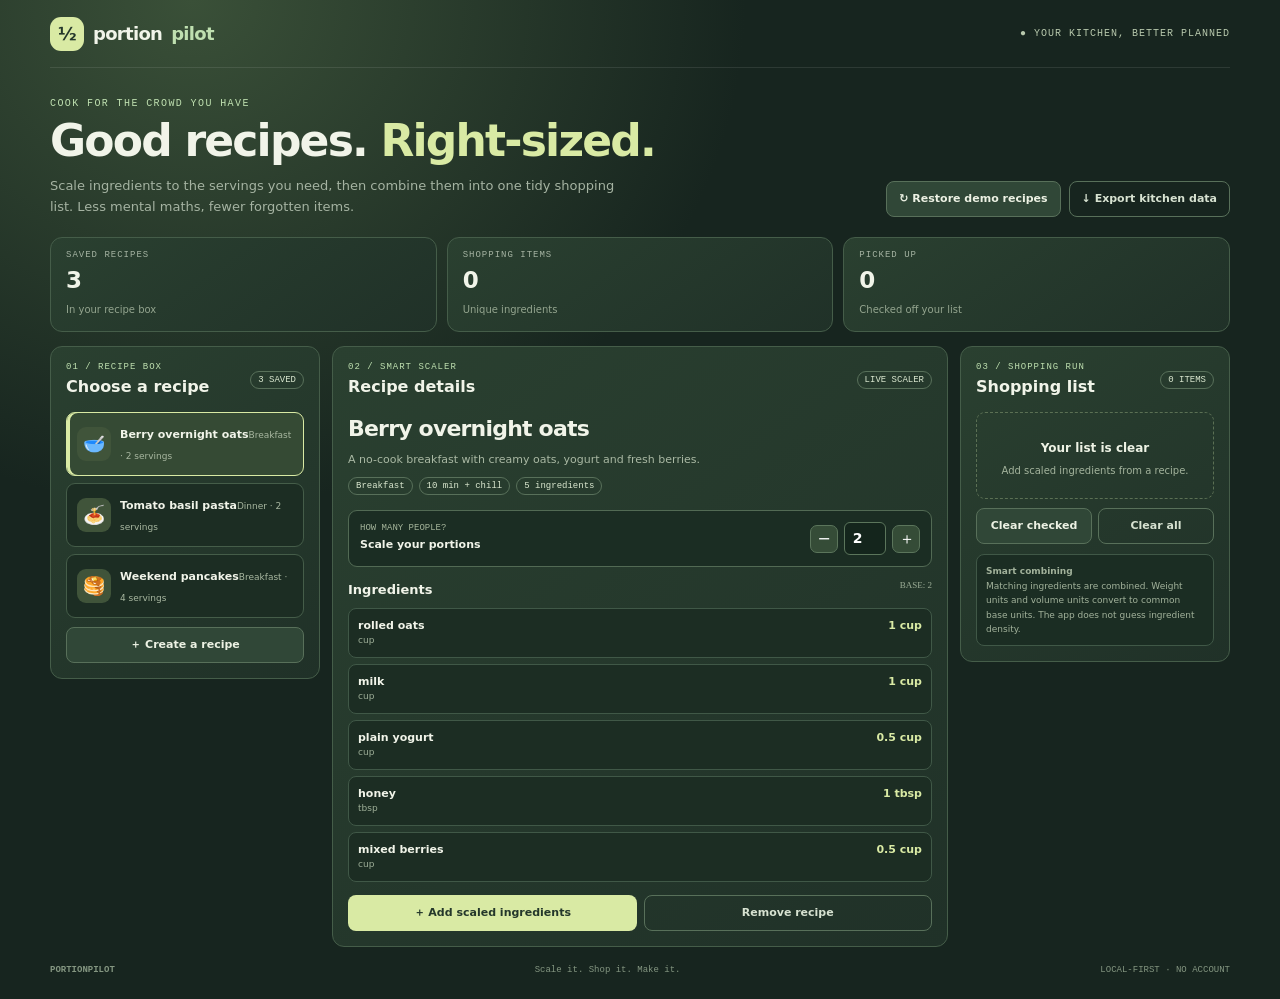
<file: 2026-11-18-portionpilot/index.html>
<!doctype html>
<html lang="en">
<head>
<meta charset="utf-8"><meta name="viewport" content="width=device-width,initial-scale=1">
<meta name="theme-color" content="#17251f"><meta name="description" content="Scale recipes and build a combined shopping list.">
<title>PortionPilot — Recipe Scaler</title>
<style>
:root{color-scheme:dark;--bg:#17251f;--panel:#24372b;--line:#455d49;--text:#f1f4e9;--muted:#a5b3a2;--lime:#d9eaa4;--mint:#bfe0b0;font:14px/1.5 system-ui,sans-serif}
*{box-sizing:border-box}body{margin:0;background:radial-gradient(ellipse at 15% 0,#3a5038,transparent 36%),var(--bg);color:var(--text);min-width:320px}
button,input,select,textarea{font:inherit}button{cursor:pointer}button:focus-visible,input:focus-visible,select:focus-visible,textarea:focus-visible{outline:2px solid var(--lime);outline-offset:2px}
.shell{width:min(1180px,calc(100% - 32px));margin:auto}.top{height:68px;border-bottom:1px solid #ffffff18;display:flex;align-items:center;justify-content:space-between}
.brand{font-size:18px;font-weight:850;letter-spacing:-.7px;display:flex;align-items:center;gap:9px}.mark{display:grid;place-items:center;width:34px;height:34px;border-radius:11px;background:var(--lime);color:#24372b}.brand span{color:var(--mint)}.local{font:10px ui-monospace,monospace;letter-spacing:1px;color:#b8c9ad}
.hero{display:flex;justify-content:space-between;align-items:end;gap:18px;padding:30px 0 20px}.eyebrow{font:10px ui-monospace,monospace;letter-spacing:1.4px;color:var(--mint);margin:0 0 8px}h1{font-size:clamp(30px,5vw,44px);letter-spacing:-1.8px;line-height:1.08;margin:0}h1 em{font-style:normal;color:var(--lime)}.sub{max-width:570px;color:var(--muted);font-size:13px;line-height:1.65;margin:10px 0 0}
.actions{display:flex;gap:8px;flex-wrap:wrap}.btn{border:1px solid transparent;border-radius:8px;padding:9px 12px;background:var(--lime);color:#24372b;font-size:11px;font-weight:800}.btn.alt{background:#304737;border-color:#58705a;color:#edf2e4}.btn.line{background:transparent;border-color:#58705a;color:#d7e2d1}.btn:hover{filter:brightness(1.08)}
.stats{display:grid;grid-template-columns:repeat(3,1fr);gap:10px;margin-bottom:14px}.stat,.panel{border:1px solid var(--line);border-radius:12px;background:linear-gradient(145deg,#2a4030,#203128)}.stat{padding:12px 15px}.stat small{display:block;color:var(--muted);font:9px ui-monospace,monospace;letter-spacing:1px;text-transform:uppercase}.stat strong{font-size:23px;display:block;margin-top:3px}.stat span{font-size:10px;color:#94a58f}
.grid{display:grid;grid-template-columns:270px minmax(0,1fr) 270px;gap:12px;align-items:start}.panel{padding:15px;min-width:0}.head{display:flex;align-items:center;justify-content:space-between;gap:8px;margin-bottom:13px}.head p{font:9px ui-monospace,monospace;letter-spacing:1px;color:var(--mint);margin:0 0 3px}.head h2{font-size:16px;margin:0}.count,.pill{border:1px solid #58705a;border-radius:20px;padding:3px 7px;color:#dce9d1;font:9px ui-monospace,monospace;white-space:nowrap}
.recipes{display:grid;gap:7px}.recipe{display:flex;align-items:center;gap:9px;width:100%;text-align:left;padding:10px;border:1px solid #455d49;border-radius:9px;background:#1c2d23;color:var(--text)}.recipe.active{border-color:var(--lime);background:#354a34;box-shadow:inset 3px 0 var(--lime)}.emoji{width:34px;height:34px;display:grid;place-items:center;border-radius:9px;background:#40543a;font-size:18px;flex-shrink:0}.rname{font-size:11px;font-weight:800}.rmeta{font-size:9px;color:#a8b7a0;margin-top:2px}
.add-toggle{width:100%;margin-top:9px}.form{border-top:1px solid #455d49;margin-top:12px;padding-top:12px}.field{margin-bottom:9px}.field label{display:block;font-size:10px;font-weight:750;color:#c8d3c1;margin-bottom:5px}.field input,.field select,.field textarea{width:100%;background:#17271f;color:var(--text);border:1px solid #526a54;border-radius:7px;padding:8px 9px;font-size:11px}.field textarea{min-height:80px;resize:vertical}.two{display:grid;grid-template-columns:1fr 1fr;gap:7px}.note{font-size:9px;color:#9aab94;line-height:1.5;margin:0 0 9px}
.recipe-title{font-size:22px;letter-spacing:-.8px;margin:0}.desc{font-size:11px;color:#aab9a4;line-height:1.6;margin:6px 0}.pills{display:flex;gap:6px;flex-wrap:wrap;margin-top:9px}
.servings{display:flex;justify-content:space-between;align-items:center;gap:10px;margin:15px 0 12px;padding:11px;border:1px solid #526a54;border-radius:9px;background:#1b2d23}.servings small{display:block;color:#a5b59b;font:9px ui-monospace,monospace}.servings strong{font-size:11px}.step{display:flex;align-items:center;gap:6px}.step button{width:28px;height:28px;border:1px solid #5b755b;border-radius:7px;background:#354c37;color:white;font-size:16px}.step input{width:42px;text-align:center;padding:5px 2px;background:#14251c;border:1px solid #5b755b;border-radius:6px;color:white;font-weight:800}
.section{font-size:13px;margin:13px 0 8px}.ingredients{display:grid;gap:6px}.ingredient{display:flex;justify-content:space-between;gap:10px;padding:9px;border:1px solid #405847;border-radius:8px;background:#1c2d23}.iname{font-size:11px;font-weight:700}.iunit{font-size:9px;color:#9eaf98}.amount{font-size:11px;font-weight:850;color:var(--lime);white-space:nowrap}.recipe-actions{display:flex;gap:7px;margin-top:13px}.recipe-actions button{flex:1}
.shopping{display:grid;gap:6px}.shop-item{display:flex;align-items:center;gap:7px;padding:8px;border:1px solid #405847;border-radius:8px;background:#1b2d23}.shop-item input{accent-color:var(--lime)}.shop-text{flex:1;min-width:0}.shop-text strong{font-size:10px;display:block;overflow-wrap:anywhere}.shop-text small{font-size:9px;color:#9eaf98}.shop-item.done .shop-text{text-decoration:line-through;opacity:.5}.remove{border:0;background:transparent;color:#e4aa8d;font-size:16px}.shop-actions{display:flex;gap:6px;margin-top:9px}.shop-actions button{flex:1}
.empty{border:1px dashed #5b7054;border-radius:9px;padding:20px;text-align:center;color:#a4b49d;font-size:10px}.empty strong{display:block;color:#edf2e4;font-size:12px;margin:6px}
.tip{margin-top:10px;padding:9px;border:1px solid #405847;border-radius:8px;background:#1b2d23;color:#a2b29b;font-size:9px;line-height:1.6}
.toast{position:fixed;bottom:18px;left:50%;transform:translate(-50%,12px);opacity:0;background:#304a34;border:1px solid #789064;border-radius:8px;padding:9px 13px;font-size:11px;transition:.2s;pointer-events:none}.toast.show{opacity:1;transform:translate(-50%,0)}footer{display:flex;justify-content:space-between;gap:10px;padding:18px 0 24px;color:#849681;font:9px ui-monospace,monospace}
[hidden]{display:none!important}
@media(max-width:1020px){.grid{grid-template-columns:250px minmax(0,1fr)}.shop-panel{grid-column:1/-1}.shopping{grid-template-columns:repeat(2,minmax(0,1fr))}}
@media(max-width:680px){.shell{width:calc(100% - 20px)}.hero{display:block;padding:24px 0 17px}.actions{margin-top:14px}.actions button{flex:1}.grid{grid-template-columns:1fr}.shop-panel{grid-column:auto}.shopping{grid-template-columns:1fr 1fr}.local{font-size:8px}.stats{gap:6px}.stat{padding:10px}.stat strong{font-size:20px}}
@media(max-width:400px){.shopping{grid-template-columns:1fr}.two{grid-template-columns:1fr}.panel{padding:12px}}
</style>
<script type="module" src="app.js"></script>
</head>
<body><main class="shell">
<header class="top"><div class="brand"><b class="mark">½</b>portion<span>pilot</span></div><div class="local">● YOUR KITCHEN, BETTER PLANNED</div></header>
<section class="hero"><div><p class="eyebrow">COOK FOR THE CROWD YOU HAVE</p><h1>Good recipes. <em>Right-sized.</em></h1><p class="sub">Scale ingredients to the servings you need, then combine them into one tidy shopping list. Less mental maths, fewer forgotten items.</p></div><div class="actions"><button class="btn alt" id="demoBtn">↻ Restore demo recipes</button><button class="btn line" id="exportBtn">↓ Export kitchen data</button></div></section>
<section class="stats"><div class="stat"><small>Saved recipes</small><strong id="recipeCount">0</strong><span>In your recipe box</span></div><div class="stat"><small>Shopping items</small><strong id="shoppingCount">0</strong><span>Unique ingredients</span></div><div class="stat"><small>Picked up</small><strong id="checkedCount">0</strong><span>Checked off your list</span></div></section>
<section class="grid">
<aside class="panel"><div class="head"><div><p>01 / RECIPE BOX</p><h2>Choose a recipe</h2></div><span class="count" id="recipeBadge">0 SAVED</span></div><div class="recipes" id="recipeList"></div>
<button class="btn alt add-toggle" id="toggleAdd">＋ Create a recipe</button>
<form class="form" id="addForm" hidden>
<div class="field"><label for="newName">RECIPE NAME *</label><input id="newName" maxlength="60" placeholder="e.g. Lemon rice" required></div>
<div class="two"><div class="field"><label for="newCategory">CATEGORY</label><select id="newCategory"><option>Breakfast</option><option>Lunch</option><option>Dinner</option><option>Snack</option><option>Dessert</option></select></div><div class="field"><label for="newServings">BASE SERVINGS *</label><input id="newServings" type="number" min="1" max="50" value="2" required></div></div>
<div class="field"><label for="newDescription">SHORT DESCRIPTION</label><input id="newDescription" maxlength="100" placeholder="Optional"></div>
<div class="field"><label for="newIngredients">INGREDIENTS *</label><textarea id="newIngredients" placeholder="1 | cup | rice&#10;2 | tbsp | lemon juice&#10;0.5 | tsp | salt" required></textarea></div>
<p class="note">One per line: amount | unit | ingredient. Units: g, kg, ml, l, tsp, tbsp, cup, pcs, clove, slice, pinch, bunch.</p><button class="btn" style="width:100%">Save recipe ↗</button>
</form></aside>
<section class="panel"><div class="head"><div><p>02 / SMART SCALER</p><h2>Recipe details</h2></div><span class="count" id="scaleBadge">READY</span></div><div id="recipeDetail"></div></section>
<aside class="panel shop-panel"><div class="head"><div><p>03 / SHOPPING RUN</p><h2>Shopping list</h2></div><span class="count" id="listBadge">0 ITEMS</span></div><div class="shopping" id="shoppingList"></div><div class="shop-actions"><button class="btn alt" id="clearChecked">Clear checked</button><button class="btn line" id="clearAll">Clear all</button></div><div class="tip"><b>Smart combining</b><br>Matching ingredients are combined. Weight units and volume units convert to common base units. The app does not guess ingredient density.</div></aside>
</section>
<footer><b>PORTIONPILOT</b><span>Scale it. Shop it. Make it.</span><span>LOCAL-FIRST · NO ACCOUNT</span></footer>
</main><div class="toast" id="toast" role="status" aria-live="polite"></div></body></html>
</file>
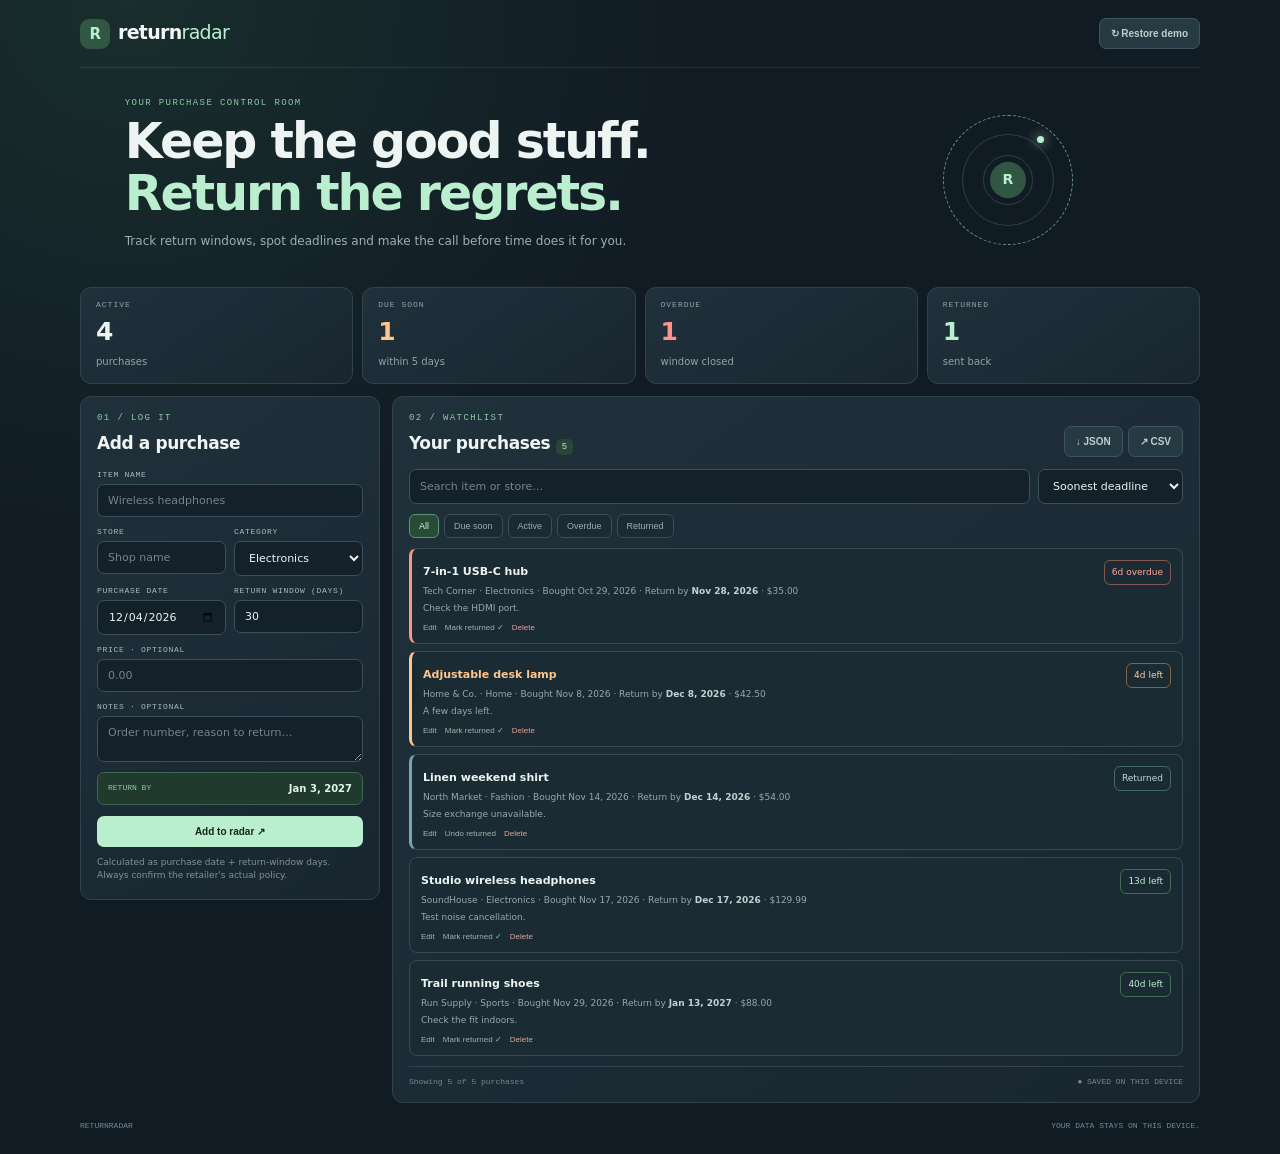
<file: 2026-11-19-returnradar/index.html>
<!doctype html>
<html lang="en">
<head>
<meta charset="utf-8"><meta name="viewport" content="width=device-width,initial-scale=1">
<meta name="theme-color" content="#111b24"><meta name="description" content="Track purchases and return deadlines in one private dashboard.">
<title>ReturnRadar — Purchase Return Tracker</title>
<link rel="stylesheet" href="styles.css"><script type="module" src="app.js"></script>
</head>
<body>
<div class="shell">
<header><a class="brand" href="#"><span class="mark">R</span>return<span>radar</span></a><button class="ghost" id="demo">↻ Restore demo</button></header>
<section class="hero"><div><p class="eyebrow">YOUR PURCHASE CONTROL ROOM</p><h1>Keep the good stuff.<br><em>Return the regrets.</em></h1><p>Track return windows, spot deadlines and make the call before time does it for you.</p></div><div class="radar" aria-hidden="true"><i></i><b>R</b></div></section>
<section class="stats"><article><small>ACTIVE</small><strong id="activeCount">0</strong><span>purchases</span></article><article class="soon"><small>DUE SOON</small><strong id="soonCount">0</strong><span>within 5 days</span></article><article class="late"><small>OVERDUE</small><strong id="lateCount">0</strong><span>window closed</span></article><article class="done"><small>RETURNED</small><strong id="returnedCount">0</strong><span>sent back</span></article></section>
<main>
<aside class="panel"><p class="eyebrow">01 / LOG IT</p><h2 id="formTitle">Add a purchase</h2>
<form id="purchaseForm">
<label>ITEM NAME<input id="name" maxlength="70" placeholder="Wireless headphones" required></label>
<div class="two"><label>STORE<input id="store" maxlength="50" placeholder="Shop name"></label><label>CATEGORY<select id="category"><option>Electronics</option><option>Fashion</option><option>Home</option><option>Sports</option><option>Other</option></select></label></div>
<div class="two"><label>PURCHASE DATE<input id="date" type="date" required></label><label>RETURN WINDOW (DAYS)<input id="days" type="number" min="1" max="365" value="30" required></label></div>
<label>PRICE · OPTIONAL<input id="price" type="number" min="0" step="0.01" placeholder="0.00"></label>
<label>NOTES · OPTIONAL<textarea id="notes" rows="2" maxlength="160" placeholder="Order number, reason to return…"></textarea></label>
<div class="due">RETURN BY <strong id="dueDate">Choose a purchase date</strong></div>
<button class="primary" id="save">Add to radar ↗</button><button class="ghost cancel" id="cancel" type="button" hidden>Cancel edit</button>
</form><p class="hint">Calculated as purchase date + return-window days. Always confirm the retailer's actual policy.</p></aside>
<section class="panel list-panel"><div class="list-head"><div><p class="eyebrow">02 / WATCHLIST</p><h2>Your purchases <span id="total">0</span></h2></div><div class="exports"><button class="ghost" id="backup">↓ JSON</button><button class="ghost" id="csv">↗ CSV</button></div></div>
<div class="tools"><input id="search" type="search" placeholder="Search item or store…"><select id="sort"><option value="deadline">Soonest deadline</option><option value="newest">Recently added</option><option value="price">Highest price</option></select></div>
<nav id="filters"><button class="selected" data-filter="all">All</button><button data-filter="soon">Due soon</button><button data-filter="active">Active</button><button data-filter="overdue">Overdue</button><button data-filter="returned">Returned</button></nav>
<div id="list" aria-live="polite"></div><footer><span id="summary">0 purchases</span><span>● SAVED ON THIS DEVICE</span></footer></section>
</main>
<footer class="bottom"><span>RETURNRADAR</span><span>YOUR DATA STAYS ON THIS DEVICE.</span></footer>
</div><div class="toast" id="toast" role="status" aria-live="polite"></div>
</body></html>
</file>
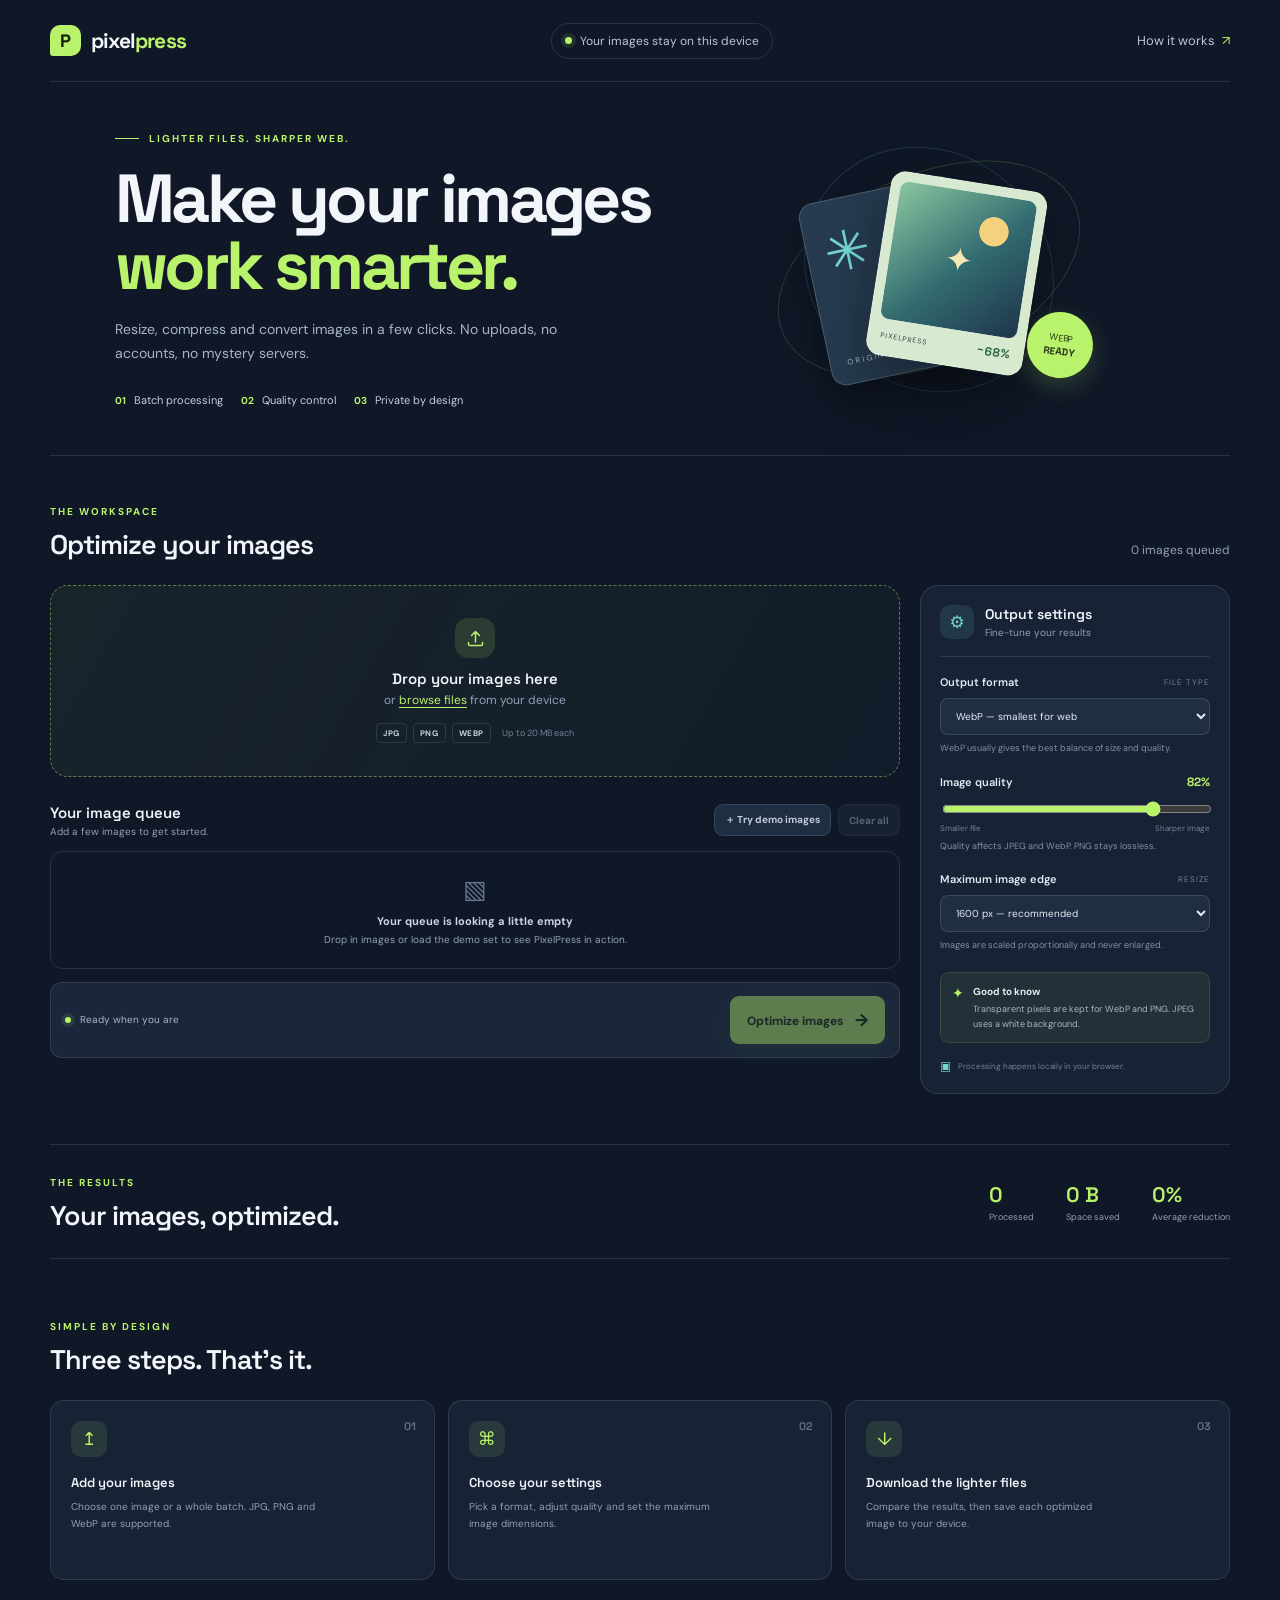
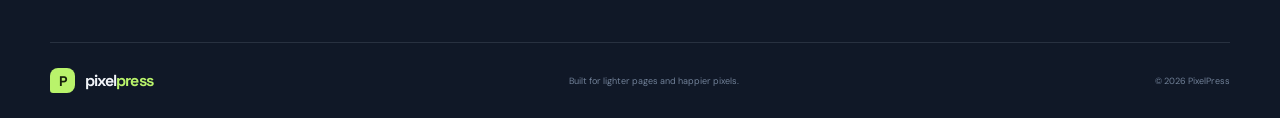
<file: 2026-11-20-pixelpress/index.html>
<!doctype html>
<html lang="en">
<head>
  <meta charset="utf-8">
  <meta name="viewport" content="width=device-width, initial-scale=1">
  <meta name="theme-color" content="#101827">
  <meta name="description" content="Optimize, resize and convert images privately in your browser with PixelPress.">
  <title>PixelPress — Image Optimizer</title>
  <link rel="preconnect" href="https://fonts.googleapis.com">
  <link rel="preconnect" href="https://fonts.gstatic.com" crossorigin>
  <link href="https://fonts.googleapis.com/css2?family=DM+Sans:wght@400;500;600;700&family=Space+Grotesk:wght@500;600;700&display=swap" rel="stylesheet">
  <link rel="stylesheet" href="styles.css">
  <script src="app.js" defer></script>
</head>
<body>
  <div class="app-shell">
    <header class="topbar">
      <a class="brand" href="#top" aria-label="PixelPress home">
        <span class="brand-mark" aria-hidden="true">P</span>
        <span>pixel<span class="brand-accent">press</span></span>
      </a>
      <div class="privacy-pill"><span class="privacy-dot"></span> Your images stay on this device</div>
      <a class="top-link" href="#how-it-works">How it works <span aria-hidden="true">↗</span></a>
    </header>

    <main id="top">
      <section class="hero">
        <div class="hero-copy">
          <div class="eyebrow"><span class="eyebrow-line"></span> LIGHTER FILES. SHARPER WEB.</div>
          <h1>Make your images<br><span>work smarter.</span></h1>
          <p>Resize, compress and convert images in a few clicks. No uploads, no accounts, no mystery servers.</p>
          <div class="hero-points">
            <span><b>01</b> Batch processing</span>
            <span><b>02</b> Quality control</span>
            <span><b>03</b> Private by design</span>
          </div>
        </div>
        <div class="hero-art" aria-hidden="true">
          <div class="art-orbit orbit-one"></div>
          <div class="art-orbit orbit-two"></div>
          <div class="art-card art-card-back"><span class="art-spark">✳</span><span class="art-caption">ORIGINAL</span></div>
          <div class="art-card art-card-front"><div class="art-image"><span>✦</span></div><div class="art-card-foot"><span>PIXELPRESS</span><strong>−68%</strong></div></div>
          <div class="art-bubble">WEBP<br><strong>READY</strong></div>
        </div>
      </section>

      <section class="workspace" aria-label="Image optimization workspace">
        <div class="workspace-heading">
          <div><span class="section-kicker">THE WORKSPACE</span><h2>Optimize your images</h2></div>
          <div class="queue-count" id="queue-count">0 images queued</div>
        </div>

        <div class="workspace-grid">
          <div class="main-column">
            <div class="drop-zone" id="drop-zone" tabindex="0" role="button" aria-label="Choose images or drop them here">
              <input id="file-input" type="file" accept="image/jpeg,image/png,image/webp" multiple hidden>
              <div class="upload-icon" aria-hidden="true"><svg viewBox="0 0 24 24"><path d="M12 16V4m0 0L7.5 8.5M12 4l4.5 4.5M4 16.5v2A1.5 1.5 0 0 0 5.5 20h13a1.5 1.5 0 0 0 1.5-1.5v-2"/></svg></div>
              <h3>Drop your images here</h3>
              <p>or <button class="text-button" id="browse-button" type="button">browse files</button> from your device</p>
              <div class="upload-meta"><span>JPG</span><span>PNG</span><span>WEBP</span><i>Up to 20 MB each</i></div>
            </div>

            <div class="queue-toolbar">
              <div><h3>Your image queue</h3><p id="queue-subtitle">Add a few images to get started.</p></div>
              <div class="toolbar-actions">
                <button class="button button-quiet button-small" id="demo-button" type="button">＋ Try demo images</button>
                <button class="button button-quiet button-small" id="clear-button" type="button" disabled>Clear all</button>
              </div>
            </div>

            <div class="image-list" id="image-list" aria-live="polite">
              <div class="empty-queue" id="empty-queue">
                <div class="empty-icon">▧</div>
                <strong>Your queue is looking a little empty</strong>
                <span>Drop in images or load the demo set to see PixelPress in action.</span>
              </div>
            </div>

            <div class="process-bar">
              <div class="process-status" id="process-status"><span class="status-dot"></span><span>Ready when you are</span></div>
              <button class="button button-primary" id="process-button" type="button" disabled>Optimize images <span aria-hidden="true">→</span></button>
            </div>
          </div>

          <aside class="settings-panel">
            <div class="settings-header"><div class="settings-icon">⚙</div><div><h3>Output settings</h3><p>Fine-tune your results</p></div></div>

            <div class="setting-group">
              <div class="setting-label-row"><label for="format-select">Output format</label><span class="setting-hint">FILE TYPE</span></div>
              <select id="format-select" class="select-control">
                <option value="keep">Keep original format</option>
                <option value="image/webp" selected>WebP — smallest for web</option>
                <option value="image/jpeg">JPEG — widely supported</option>
                <option value="image/png">PNG — lossless</option>
              </select>
              <p class="setting-help">WebP usually gives the best balance of size and quality.</p>
            </div>

            <div class="setting-group">
              <div class="setting-label-row"><label for="quality-range">Image quality</label><output id="quality-value" for="quality-range">82%</output></div>
              <input id="quality-range" class="range-control" type="range" min="10" max="100" step="1" value="82">
              <div class="range-ends"><span>Smaller file</span><span>Sharper image</span></div>
              <p class="setting-help">Quality affects JPEG and WebP. PNG stays lossless.</p>
            </div>

            <div class="setting-group">
              <div class="setting-label-row"><label for="size-select">Maximum image edge</label><span class="setting-hint">RESIZE</span></div>
              <select id="size-select" class="select-control">
                <option value="0">Original dimensions</option>
                <option value="2560">2560 px — large screens</option>
                <option value="1920">1920 px — desktop</option>
                <option value="1600" selected>1600 px — recommended</option>
                <option value="1200">1200 px — standard web</option>
                <option value="800">800 px — compact</option>
                <option value="480">480 px — thumbnails</option>
              </select>
              <p class="setting-help">Images are scaled proportionally and never enlarged.</p>
            </div>

            <div class="settings-note"><span class="note-icon">✦</span><p><strong>Good to know</strong> Transparent pixels are kept for WebP and PNG. JPEG uses a white background.</p></div>
            <div class="settings-footer"><span class="lock-icon">▣</span> Processing happens locally in your browser.</div>
          </aside>
        </div>
      </section>

      <section class="results-strip" id="results-strip" hidden>
        <div><span class="section-kicker">THE RESULTS</span><h2>Your images, optimized.</h2></div>
        <div class="result-stats">
          <div><span id="stat-count">0</span><small>Processed</small></div>
          <div><span id="stat-saved">0 B</span><small>Space saved</small></div>
          <div><span id="stat-percent">0%</span><small>Average reduction</small></div>
        </div>
      </section>

      <section class="how-section" id="how-it-works">
        <div><span class="section-kicker">SIMPLE BY DESIGN</span><h2>Three steps. That's it.</h2></div>
        <div class="steps-grid">
          <article class="step-card"><span>01</span><div class="step-icon">↥</div><h3>Add your images</h3><p>Choose one image or a whole batch. JPG, PNG and WebP are supported.</p></article>
          <article class="step-card"><span>02</span><div class="step-icon">⌘</div><h3>Choose your settings</h3><p>Pick a format, adjust quality and set the maximum image dimensions.</p></article>
          <article class="step-card"><span>03</span><div class="step-icon">↓</div><h3>Download the lighter files</h3><p>Compare the results, then save each optimized image to your device.</p></article>
        </div>
      </section>
    </main>

    <footer class="footer"><a class="brand footer-brand" href="#top"><span class="brand-mark">P</span><span>pixel<span class="brand-accent">press</span></span></a><span>Built for lighter pages and happier pixels.</span><span>© 2026 PixelPress</span></footer>
  </div>
  <div class="toast" id="toast" role="status" aria-live="polite"></div>
</body>
</html>
</file>
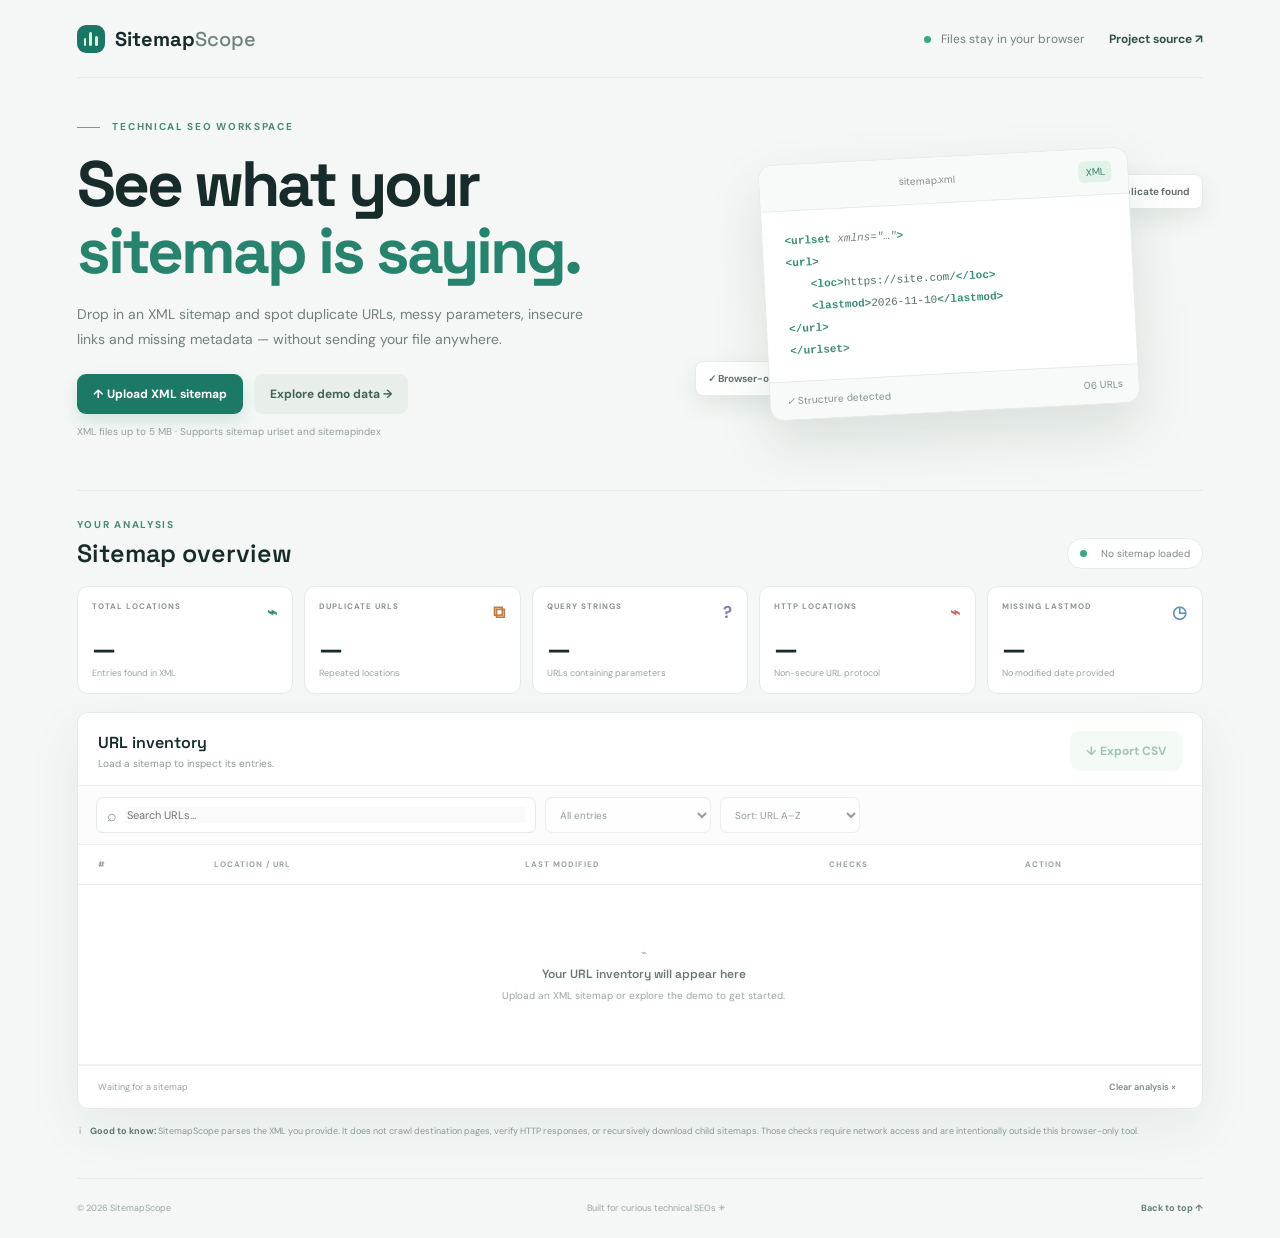
<file: 2026-11-21-sitemapscope/index.html>
<!doctype html>
<html lang="en">
<head>
  <meta charset="UTF-8">
  <meta name="viewport" content="width=device-width, initial-scale=1.0">
  <meta name="description" content="Inspect XML sitemaps in your browser. Find duplicate URLs, query strings, HTTP links, missing lastmod dates and malformed locations.">
  <meta name="theme-color" content="#f4f7f5">
  <title>SitemapScope — XML Sitemap Inspector</title>
  <link rel="preconnect" href="https://fonts.googleapis.com">
  <link rel="preconnect" href="https://fonts.gstatic.com" crossorigin>
  <link href="https://fonts.googleapis.com/css2?family=DM+Sans:wght@400;500;600;700&family=Space+Grotesk:wght@500;600;700&display=swap" rel="stylesheet">
  <style>
:root{--ink:#182b2b;--muted:#758482;--line:#e6ece9;--paper:#f4f7f5;--green:#167d68;--shadow:0 18px 55px #1e3d3412}*{box-sizing:border-box}body{margin:0;background:var(--paper);color:var(--ink);font-family:'DM Sans',sans-serif}a{color:inherit}.app-shell{max-width:1440px;margin:auto;padding:0 6%}.topbar,.footer{display:flex;align-items:center;justify-content:space-between;border-bottom:1px solid var(--line)}.topbar{height:78px}.brand{display:flex;align-items:center;gap:10px;text-decoration:none;font:700 20px 'Space Grotesk',sans-serif}.brand-light{color:#70837a;font-weight:500}.brand-mark{width:28px;height:28px;border-radius:9px;background:#1b7765;display:flex;align-items:flex-end;justify-content:center;gap:3px;padding:7px}.brand-mark span{width:4px;border-radius:3px;background:#d8f1e3}.brand-mark span:nth-child(1){height:8px}.brand-mark span:nth-child(2){height:14px}.brand-mark span:nth-child(3){height:10px}.topbar-right{display:flex;gap:24px;font-size:12px}.privacy-note{color:#71817d}.privacy-dot,.source-dot{display:inline-block;width:7px;height:7px;border-radius:50%;background:#3ba77d;margin-right:7px}.github-link{font-weight:700;text-decoration:none;color:#36514b}.hero{min-height:400px;display:grid;grid-template-columns:1.05fr .95fr;align-items:center;gap:5%;padding:42px 0}.eyebrow,.section-kicker{font-size:10px;letter-spacing:1.7px;font-weight:700;color:#4d8876}.eyebrow:before{content:'';display:inline-block;width:23px;height:1px;background:#62a48c;vertical-align:middle;margin-right:9px}.hero h1{font:700 clamp(43px,5vw,66px)/1.04 'Space Grotesk',sans-serif;letter-spacing:-3px;margin:18px 0}.hero h1 span{color:#27836d}.hero-description{max-width:510px;color:#72817d;line-height:1.75;font-size:14px;margin:0 0 23px}.hero-actions{display:flex;gap:11px;flex-wrap:wrap}.button{border:0;border-radius:9px;padding:12px 16px;font:700 12px 'DM Sans',sans-serif;cursor:pointer}.button-primary{background:#1c7965;color:#fff;box-shadow:0 7px 16px #1c796526}.button-secondary{background:#e8efeb;color:#46635a}.button:disabled{opacity:.45;cursor:not-allowed}.file-hint{font-size:10px;color:#93a09c;margin-top:11px}.hero-art{height:300px;display:grid;place-items:center;position:relative}.scan-card{width:min(370px,85%);background:white;border:1px solid var(--line);border-radius:14px;box-shadow:0 24px 55px #254b3e20;transform:rotate(-3deg);overflow:hidden;z-index:1}.scan-card-top,.scan-card-bottom{display:flex;justify-content:space-between;align-items:center;padding:12px 16px;color:#81918a;font-size:10px;background:#f8faf9}.scan-card-top{border-bottom:1px solid var(--line)}.scan-status{color:#39836c;background:#e1f2e8;padding:4px 7px;border-radius:5px}.code-lines{padding:19px 22px;font:11px/2 ui-monospace,monospace;color:#73847c}.code-lines div:nth-child(3),.code-lines div:nth-child(4){padding-left:24px}.code-blue{color:#3e8d78}.code-lines span{color:#526e64}.scan-card-bottom{border-top:1px solid var(--line)}.floating-chip{position:absolute;background:white;border:1px solid var(--line);box-shadow:0 9px 25px #22433817;border-radius:8px;padding:10px 12px;font-size:10px;font-weight:700;color:#64756e}.chip-duplicate{right:0;top:40px}.chip-secure{left:0;bottom:38px}.workspace{padding:27px 0 40px;border-top:1px solid var(--line)}.workspace-heading{display:flex;align-items:flex-end;justify-content:space-between;margin-bottom:17px}.workspace-heading h2{font:600 25px 'Space Grotesk',sans-serif;margin:6px 0 0}.source-pill{display:flex;align-items:center;gap:7px;background:#fff;border:1px solid var(--line);border-radius:30px;padding:8px 12px;color:#7c8a84;font-size:10px;max-width:48%;overflow:hidden}.source-pill span:last-child{overflow:hidden;text-overflow:ellipsis;white-space:nowrap}.stats-grid{display:grid;grid-template-columns:repeat(5,1fr);gap:11px;margin-bottom:18px}.stat-card,.results-panel{background:#fff;border:1px solid #e5ece8;border-radius:11px}.stat-card{padding:14px;min-height:105px}.stat-label{display:flex;justify-content:space-between;color:#899690;font-size:8px;letter-spacing:1px;font-weight:700}.stat-icon{font-size:17px;color:#338b72}.icon-orange{color:#c27a43}.icon-purple{color:#8a78b4}.icon-red{color:#c56b6b}.icon-blue{color:#6692ad}.stat-value{font:600 27px 'Space Grotesk',sans-serif;margin:8px 0 1px}.stat-foot{font-size:9px;color:#9aa59f}.results-panel{box-shadow:var(--shadow);overflow:hidden}.results-header{display:flex;align-items:center;justify-content:space-between;padding:18px 20px 14px}.results-header h3{font:600 16px 'Space Grotesk',sans-serif;margin:0 0 4px}.results-header p{font-size:10px;color:#8b9993;margin:0}.button-export{background:#e7f3ec;color:#2b7b64}.toolbar{padding:11px 18px;background:#fbfcfb;border-block:1px solid #edf1ee;display:flex;gap:9px}.search-box{height:36px;display:flex;align-items:center;gap:8px;border:1px solid #e4ebe7;background:white;border-radius:7px;padding:0 10px;flex:1;max-width:440px;color:#84948d}.search-box input{border:0;outline:0;width:100%;font:11px 'DM Sans',sans-serif}.select-wrap select{height:36px;min-width:140px;border:1px solid #e4ebe7;background:white;border-radius:7px;padding:0 10px;color:#667770;font:10px 'DM Sans',sans-serif}.table-wrap{overflow-x:auto}table{width:100%;border-collapse:collapse;text-align:left;min-width:720px}th{height:39px;padding:0 13px;border-bottom:1px solid #edf1ee;color:#9aa59f;font-size:8px;letter-spacing:1px}th:first-child,td:first-child{padding-left:20px}td{height:56px;border-bottom:1px solid #f0f3f1;padding:9px 13px;font-size:10px;color:#60716a}.row-number{color:#a5afaa}.url-main{display:block;color:#315e50;text-decoration:none;font-weight:700;overflow:hidden;text-overflow:ellipsis;white-space:nowrap;max-width:410px}.url-kind,.date-age{display:block;margin-top:4px;color:#a0aaa5;font-size:9px}.date-main{font-weight:600;color:#53675f}.badges{display:flex;gap:4px;flex-wrap:wrap;max-width:300px}.flag{display:inline-flex;padding:4px 6px;border-radius:4px;font-size:8px;font-weight:700;white-space:nowrap}.flag-duplicate{background:#fff0e6;color:#b66a32}.flag-query{background:#f0eafa;color:#8066a8}.flag-http{background:#fbeaea;color:#b45b5b}.flag-missing{background:#edf3f6;color:#66889b}.flag-invalid{background:#f9e6e6;color:#ad4141}.flag-stale{background:#fff5dd;color:#9b7b2c}.flag-clean{background:#e8f4ed;color:#398166}.copy-button{border:1px solid var(--line);background:#fff;border-radius:6px;padding:6px 9px;color:#6f837a;font-size:9px;font-weight:700;cursor:pointer}.empty-row td{height:180px}.empty-state{display:flex;align-items:center;flex-direction:column;gap:7px;color:#9aa69f}.empty-state strong{font:600 12px 'Space Grotesk',sans-serif;color:#667970}.empty-state span{font-size:10px}.table-footer{height:43px;border-top:1px solid #edf1ee;display:flex;align-items:center;justify-content:space-between;padding:0 20px;color:#98a39e;font-size:9px}.text-button{border:0;background:none;color:#7d8d85;font:600 9px 'DM Sans',sans-serif;cursor:pointer}.footnote{display:flex;gap:9px;margin:15px 2px 0;color:#8b9992;font-size:9px;line-height:1.6}.footnote strong{color:#61756b}.footer{border:0;border-top:1px solid var(--line);min-height:60px;color:#9aa69f;font-size:9px}.footer a{color:#628273;text-decoration:none;font-weight:700}.toast{position:fixed;left:50%;bottom:25px;transform:translate(-50%,15px);padding:11px 16px;background:#1e4037;color:#fff;border-radius:8px;font-size:11px;opacity:0;pointer-events:none;transition:.2s;z-index:10}.toast.show{opacity:1;transform:translate(-50%,0)}.sr-only{position:absolute;width:1px;height:1px;padding:0;margin:-1px;overflow:hidden;clip:rect(0,0,0,0);white-space:nowrap;border:0}
@media(max-width:1000px){.app-shell{padding:0 4%}.hero{gap:2%}.stats-grid{grid-template-columns:repeat(3,1fr)}}
@media(max-width:700px){.app-shell{padding:0 20px}.topbar{height:68px}.privacy-note{display:none}.hero{grid-template-columns:1fr;padding:42px 0 28px}.hero h1{font-size:52px}.hero-art{height:250px}.workspace-heading{align-items:flex-start;gap:12px;flex-direction:column}.source-pill{max-width:100%}.stats-grid{grid-template-columns:repeat(2,1fr);gap:8px}.stat-card:last-child{grid-column:span 2}.toolbar{flex-wrap:wrap}.search-box{max-width:none;flex-basis:100%}.select-wrap{flex:1}.select-wrap select{width:100%;min-width:0}.footer{gap:12px;flex-wrap:wrap;padding:15px 0}}
@media(max-width:390px){.app-shell{padding:0 14px}.hero h1{font-size:45px}.hero-art{height:220px}.button{padding:11px 12px;font-size:11px}.stat-value{font-size:24px}}

  </style>
  <script src="app.js" defer></script>
</head>
<body>
  <div class="app-shell">
    <header class="topbar">
      <a class="brand" href="#top" aria-label="SitemapScope home">
        <span class="brand-mark" aria-hidden="true"><span></span><span></span><span></span></span>
        <span>Sitemap<span class="brand-light">Scope</span></span>
      </a>
      <div class="topbar-right">
        <span class="privacy-note"><span class="privacy-dot"></span> Files stay in your browser</span>
        <a class="github-link" href="https://github.com/m44nss/daily-github-projects" target="_blank" rel="noreferrer">Project source <span aria-hidden="true">↗</span></a>
      </div>
    </header>

    <main id="top">
      <section class="hero">
        <div class="hero-copy">
          <div class="eyebrow"><span class="eyebrow-line"></span> TECHNICAL SEO WORKSPACE</div>
          <h1>See what your<br><span>sitemap is saying.</span></h1>
          <p class="hero-description">Drop in an XML sitemap and spot duplicate URLs, messy parameters, insecure links and missing metadata — without sending your file anywhere.</p>
          <div class="hero-actions">
            <button class="button button-primary" id="choose-file-button" type="button"><span class="button-icon">↑</span> Upload XML sitemap</button>
            <button class="button button-secondary" id="load-demo-button" type="button">Explore demo data <span aria-hidden="true">→</span></button>
            <input id="file-input" type="file" accept=".xml,text/xml,application/xml" hidden>
          </div>
          <p class="file-hint">XML files up to 5 MB · Supports sitemap urlset and sitemapindex</p>
        </div>
        <div class="hero-art" aria-hidden="true">
          <div class="orbit orbit-one"></div>
          <div class="orbit orbit-two"></div>
          <div class="scan-card">
            <div class="scan-card-top"><span class="mini-window-dots"><i></i><i></i><i></i></span><span> sitemap.xml</span><span class="scan-status">XML</span></div>
            <div class="code-lines">
              <div><b class="code-blue">&lt;urlset</b> <i>xmlns=</i><em>"…"</em><b class="code-blue">&gt;</b></div>
              <div class="indent"><b class="code-blue">&lt;url&gt;</b></div>
              <div class="indent more"><b class="code-blue">&lt;loc&gt;</b><span>https://site.com/</span><b class="code-blue">&lt;/loc&gt;</b></div>
              <div class="indent more"><b class="code-blue">&lt;lastmod&gt;</b><span>2026-11-10</span><b class="code-blue">&lt;/lastmod&gt;</b></div>
              <div class="indent"><b class="code-blue">&lt;/url&gt;</b></div>
              <div><b class="code-blue">&lt;/urlset&gt;</b></div>
            </div>
            <div class="scan-card-bottom"><span><i class="tiny-check">✓</i> Structure detected</span><span>06 URLs</span></div>
          </div>
          <div class="floating-chip chip-duplicate"><span>↗</span> Duplicate found</div>
          <div class="floating-chip chip-secure"><span>✓</span> Browser-only scan</div>
          <div class="hero-spark spark-one"></div><div class="hero-spark spark-two"></div>
        </div>
      </section>

      <section class="workspace" aria-label="Sitemap analysis workspace">
        <div class="workspace-heading">
          <div>
            <div class="section-kicker">YOUR ANALYSIS</div>
            <h2>Sitemap overview</h2>
          </div>
          <div class="source-pill" id="source-pill"><span class="source-dot"></span><span id="source-name">No sitemap loaded</span></div>
        </div>

        <div class="stats-grid" aria-live="polite">
          <article class="stat-card stat-total"><div class="stat-label">TOTAL LOCATIONS <span class="stat-icon">⌁</span></div><div class="stat-value" id="stat-total">—</div><div class="stat-foot">Entries found in XML</div></article>
          <article class="stat-card"><div class="stat-label">DUPLICATE URLS <span class="stat-icon icon-orange">⧉</span></div><div class="stat-value" id="stat-duplicates">—</div><div class="stat-foot">Repeated locations</div></article>
          <article class="stat-card"><div class="stat-label">QUERY STRINGS <span class="stat-icon icon-purple">?</span></div><div class="stat-value" id="stat-queries">—</div><div class="stat-foot">URLs containing parameters</div></article>
          <article class="stat-card"><div class="stat-label">HTTP LOCATIONS <span class="stat-icon icon-red">⌁</span></div><div class="stat-value" id="stat-http">—</div><div class="stat-foot">Non-secure URL protocol</div></article>
          <article class="stat-card"><div class="stat-label">MISSING LASTMOD <span class="stat-icon icon-blue">◷</span></div><div class="stat-value" id="stat-missing">—</div><div class="stat-foot">No modified date provided</div></article>
        </div>

        <div class="results-panel">
          <div class="results-header">
            <div><h3>URL inventory</h3><p id="results-caption">Load a sitemap to inspect its entries.</p></div>
            <button class="button button-export" id="export-button" type="button" disabled><span aria-hidden="true">↓</span> Export CSV</button>
          </div>
          <div class="toolbar">
            <label class="search-box"><span aria-hidden="true">⌕</span><input id="search-input" type="search" placeholder="Search URLs…" autocomplete="off" disabled></label>
            <label class="select-wrap"><span class="sr-only">Filter entries</span><select id="filter-select" disabled><option value="all">All entries</option><option value="issues">All issues</option><option value="duplicate">Duplicates</option><option value="query">Query strings</option><option value="http">HTTP links</option><option value="missing">Missing lastmod</option><option value="invalid">Invalid URLs</option><option value="stale">Lastmod older than 1 year</option></select></label>
            <label class="select-wrap sort-wrap"><span class="sr-only">Sort entries</span><select id="sort-select" disabled><option value="url">Sort: URL A–Z</option><option value="newest">Lastmod: newest</option><option value="oldest">Lastmod: oldest</option><option value="issues">Most issues</option></select></label>
          </div>
          <div class="table-wrap">
            <table>
              <thead><tr><th class="col-number">#</th><th>LOCATION / URL</th><th class="col-date">LAST MODIFIED</th><th>CHECKS</th><th class="col-action">ACTION</th></tr></thead>
              <tbody id="results-body"><tr class="empty-row"><td colspan="5"><div class="empty-state"><div class="empty-icon">⌁</div><strong>Your URL inventory will appear here</strong><span>Upload an XML sitemap or explore the demo to get started.</span></div></td></tr></tbody>
            </table>
          </div>
          <div class="table-footer"><span id="visible-count">Waiting for a sitemap</span><button id="clear-button" class="text-button" type="button" disabled>Clear analysis <span aria-hidden="true">×</span></button></div>
        </div>
        <div class="footnote"><span class="info-icon">i</span><span><strong>Good to know:</strong> SitemapScope parses the XML you provide. It does not crawl destination pages, verify HTTP responses, or recursively download child sitemaps. Those checks require network access and are intentionally outside this browser-only tool.</span></div>
      </section>
    </main>
    <footer class="footer"><span>© 2026 SitemapScope</span><span>Built for curious technical SEOs <span class="footer-heart">✳</span></span><a href="#top">Back to top ↑</a></footer>
  </div>
  <div class="toast" id="toast" role="status" aria-live="polite"></div>
</body>
</html>
</file>
<file: 2026-11-11-unitwise/styles.css>
@import url('https://fonts.googleapis.com/css2?family=DM+Sans:wght@400;500;600;700&family=Manrope:wght@500;600;700;800&display=swap');
:root{font-family:'DM Sans',sans-serif;color:#17211d;background:#f5f7f3;font-synthesis:none;text-rendering:optimizeLegibility;--green:#176b4b;--mint:#e5f2e9;--muted:#748078;--line:#e5eae5}
*{box-sizing:border-box}body{margin:0;min-height:100vh}.shell{width:min(1080px,calc(100% - 40px));margin:auto}.topbar{height:76px;display:flex;align-items:center;justify-content:space-between;border-bottom:1px solid var(--line)}.brand{display:flex;gap:10px;align-items:center;text-decoration:none;color:#17211d;font:800 20px Manrope,sans-serif;letter-spacing:-.8px}.brand-mark{display:grid;place-items:center;width:31px;height:31px;background:var(--green);color:white;border-radius:10px;font-size:17px}.top-note,footer{font-size:12px;color:var(--muted)}.intro{text-align:center;padding:66px 0 38px}.eyebrow{font-size:10px;font-weight:700;letter-spacing:1.6px;color:var(--green);margin:0 0 11px}.intro h1{font:800 clamp(32px,5vw,48px)/1.13 Manrope,sans-serif;letter-spacing:-2px;margin:0}.intro h1 span{color:var(--green)}.subhead{color:var(--muted);font-size:14px;margin:15px 0 0}.workspace{display:grid;grid-template-columns: minmax(280px,.82fr) minmax(0,1.18fr);gap:18px;align-items:start}.form-card,.results-card{background:white;border:1px solid var(--line);border-radius:18px;padding:25px;box-shadow:0 8px 28px #183b2410}.section-heading{display:flex;align-items:center;justify-content:space-between;margin-bottom:23px}.section-heading h2{font:700 19px Manrope,sans-serif;margin:0;letter-spacing:-.5px}.section-heading .eyebrow{margin-bottom:5px}.step{font-size:10px;color:#9aa59d;letter-spacing:1px}label{display:block;font-size:12px;font-weight:600;color:#455149;margin-bottom:15px}input,select{display:block;width:100%;height:44px;border:1px solid #dfe6df;border-radius:9px;padding:0 12px;margin-top:7px;font:500 13px 'DM Sans',sans-serif;color:#17211d;background:white;outline:none}input:focus,select:focus{border-color:#4c9874;box-shadow:0 0 0 3px #176b4b16}.input-grid{display:grid;grid-template-columns:1fr 1fr;gap:12px}.input-wrap{display:flex;align-items:center;border:1px solid #dfe6df;border-radius:9px;margin-top:7px;padding-left:12px}.input-wrap:focus-within{border-color:#4c9874;box-shadow:0 0 0 3px #176b4b16}.input-wrap .prefix{font-size:13px;color:#748078}.input-wrap input{border:0;margin:0;box-shadow:none!important;padding-left:7px}.primary{width:100%;height:46px;border:0;border-radius:10px;background:var(--green);color:white;font:700 13px 'DM Sans',sans-serif;cursor:pointer;display:flex;justify-content:center;align-items:center;gap:10px;transition:background .2s}.primary:hover{background:#10563b}.form-hint{font-size:10px;color:#929d95;line-height:1.5;margin:12px 0 0}.text-button,.demo-button{border:0;background:none;color:var(--green);font:600 11px 'DM Sans',sans-serif;cursor:pointer}.summary{display:flex;align-items:center;gap:10px;background:#f0f7f1;border:1px solid #e1eee3;border-radius:11px;padding:13px;color:#476253;font-size:12px;line-height:1.45;margin-bottom:14px}.summary-icon{font-size:17px;color:var(--green)}.product-list{display:grid;gap:9px}.empty-state{min-height:170px;border:1px dashed #dce5dc;border-radius:12px;display:flex;flex-direction:column;align-items:center;justify-content:center;gap:7px;color:var(--muted);font-size:11px;text-align:center}.empty-state strong{color:#3b4a40;font-size:13px}.empty-icon{font-size:23px;color:#6e9b7e}.product{border:1px solid var(--line);border-radius:12px;padding:14px;display:grid;grid-template-columns:minmax(0,1fr) auto;gap:10px;align-items:center}.product.best{border-color:#a8d1b2;background:#f8fcf8}.product-name{font-size:13px;font-weight:700;overflow-wrap:anywhere}.product-meta{font-size:10px;color:var(--muted);margin-top:5px}.product-price{text-align:right;font:700 15px Manrope,sans-serif}.product-unit{font-size:10px;color:var(--muted);font-weight:500}.best-tag{display:inline-block;margin-top:6px;background:#e1f1e4;color:#176b4b;border-radius:5px;padding:3px 6px;font-size:9px;font-weight:700}.remove{grid-column:2;justify-self:end;border:0;background:none;color:#9aa59d;font-size:10px;cursor:pointer;padding:2px}.demo-row{border-top:1px solid var(--line);margin-top:17px;padding-top:14px;display:flex;justify-content:space-between;align-items:center;font-size:10px;color:var(--muted)}footer{display:flex;justify-content:space-between;padding:26px 2px 32px;margin-top:10px}footer span:first-child{font-weight:700;color:#526057}
@media(max-width:720px){.shell{width:min(100% - 28px,520px)}.top-note{font-size:10px}.intro{padding:48px 0 27px}.intro h1{letter-spacing:-1.3px}.subhead{font-size:12px;line-height:1.6;max-width:340px;margin:12px auto 0}.workspace{grid-template-columns:1fr}.form-card,.results-card{padding:20px}.step{font-size:9px}}
</file>
<file: 2026-11-12-recalldeck-flashcards/styles.css>
:root {
  color-scheme: light;
  --paper: #f4f3ed;
  --ink: #20251f;
  --muted: #777d72;
  --line: #dedfd5;
  --green: #b7ed78;
  --green-dark: #34532a;
  --white: #fffefa;
  font-family: "DM Sans", sans-serif;
}
* { box-sizing: border-box; }
body { margin: 0; background: var(--paper); color: var(--ink); }
button, input, textarea, select { font: inherit; }
button { cursor: pointer; }
.shell { width: min(1120px, calc(100% - 48px)); margin: 0 auto; }
.topbar { height: 82px; display:flex; align-items:center; justify-content:space-between; border-bottom:1px solid var(--line); }
.brand { display:flex; align-items:center; gap:10px; color:var(--ink); text-decoration:none; font:800 17px Manrope,sans-serif; letter-spacing:-.7px; }
.brand-mark { display:grid; place-items:center; width:34px; height:34px; background:var(--ink); color:var(--green); border-radius:11px; font:800 19px Manrope; }
.brand-mark span { color:white; }
.brand-light { color:#858b7f; font-weight:500; }
.top-actions { display:flex; gap:8px; align-items:center; }
.button { border:1px solid transparent; border-radius:9px; padding:11px 15px; font-size:12px; font-weight:700; transition:transform .18s, background .18s; }
.button:hover { transform:translateY(-1px); }
.button span { margin-left:7px; }
.button.dark { background:var(--ink); color:white; }
.button.dark:hover { background:#374337; }
.button.quiet { background:transparent; color:#5d6559; }
.button.quiet:hover { background:#e9e9df; }
.button.outline { background:transparent; border-color:#cdd1c4; color:var(--ink); }
.button.outline:hover { background:#e9eadf; }
.intro { display:flex; justify-content:space-between; align-items:center; padding:64px 0 44px; }
.kicker { margin:0 0 11px; color:#75806d; font:500 10px "DM Mono",monospace; letter-spacing:1.6px; }
h1,h2,h3,p { margin-top:0; }
.intro h1 { margin:0; font:800 clamp(38px,6vw,65px)/1.02 Manrope,sans-serif; letter-spacing:-3.8px; }
.intro h1 em { color:#718d50; font-style:normal; }
.intro-copy { max-width:430px; margin:17px 0 0; color:var(--muted); font-size:14px; line-height:1.7; }
.intro-stamp { width:112px; height:112px; border:1px solid #cfd3c6; border-radius:50%; display:flex; flex-direction:column; align-items:center; justify-content:center; color:#78816e; font:9px "DM Mono",monospace; letter-spacing:1.5px; transform:rotate(9deg); }
.intro-stamp strong { color:var(--ink); font:700 33px Manrope; letter-spacing:-2px; margin:2px 0; }
.stats-grid { display:grid; grid-template-columns:repeat(4,1fr); gap:12px; }
.stat-card { min-height:125px; padding:17px 19px; background:var(--white); border:1px solid #e4e4da; border-radius:13px; }
.stat-label { display:block; color:#7c8376; font:500 9px "DM Mono",monospace; letter-spacing:1.2px; }
.stat-card strong { display:block; margin:10px 0 1px; font:700 30px Manrope; letter-spacing:-1.3px; }
.stat-foot { color:#92978c; font-size:10px; }
.progress-stat strong { font-size:26px; }
.mini-track,.study-progress { height:5px; background:#e6e8de; border-radius:10px; overflow:hidden; }
.mini-track { margin:9px 0 7px; }
.mini-track span,.study-progress span { display:block; width:0; height:100%; background:#8fbd5e; border-radius:10px; transition:width .25s; }
.view-tabs { display:flex; align-items:center; gap:28px; margin-top:48px; border-bottom:1px solid var(--line); }
.tab { position:relative; padding:0 0 15px; border:0; background:none; color:#969b90; font:10px "DM Mono",monospace; }
.tab span { margin-left:7px; font:600 13px "DM Sans"; }
.tab.active { color:var(--ink); }
.tab.active:after { content:""; position:absolute; bottom:-1px; left:0; right:0; height:2px; background:#759c50; }
.tab-note { margin-left:auto; padding-bottom:15px; color:#9ba093; font:9px "DM Mono",monospace; letter-spacing:1px; }
.view { padding:34px 0 62px; }
.hidden { display:none !important; }
.section-heading { display:flex; align-items:end; justify-content:space-between; margin-bottom:23px; }
.section-heading .kicker { margin-bottom:6px; }
.section-heading h2 { margin:0; font:700 25px Manrope; letter-spacing:-1px; }
.section-heading .button { margin-bottom:2px; }
.library-toolbar { display:flex; align-items:center; gap:10px; margin-bottom:17px; }
.search-box { display:flex; align-items:center; gap:8px; flex:1; max-width:410px; padding:0 12px; height:42px; background:var(--white); border:1px solid #e1e2d9; border-radius:9px; }
.search-box span { color:#8b9383; font-size:21px; }
.search-box input { width:100%; border:0; outline:0; background:transparent; font-size:12px; color:var(--ink); }
.library-toolbar select { height:42px; padding:0 30px 0 12px; border:1px solid #e1e2d9; border-radius:9px; background:var(--white); color:#4f584b; font-size:11px; }
.visible-label { margin-left:auto; color:#92988c; font:10px "DM Mono",monospace; }
.card-grid { display:grid; grid-template-columns:repeat(3,1fr); gap:12px; }
.flashcard-tile { min-height:195px; display:flex; flex-direction:column; padding:17px; background:var(--white); border:1px solid #e3e4db; border-radius:12px; }
.tile-top,.tile-bottom { display:flex; align-items:center; justify-content:space-between; gap:8px; }
.category-pill { display:inline-flex; max-width:70%; overflow:hidden; text-overflow:ellipsis; white-space:nowrap; padding:5px 8px; border-radius:20px; background:#edf2e6; color:#647c4e; font:9px "DM Mono",monospace; }
.status-dot { color:#8aaf62; font-size:10px; }
.tile-question { margin:19px 0 10px; font:700 16px/1.35 Manrope; letter-spacing:-.3px; overflow-wrap:anywhere; }
.tile-answer { margin:0 0 18px; color:#858b7f; font-size:11px; line-height:1.5; overflow-wrap:anywhere; }
.tile-bottom { margin-top:auto; padding-top:10px; border-top:1px solid #eff0e9; }
.tile-status { color:#969c90; font:9px "DM Mono",monospace; }
.tile-actions { display:flex; gap:5px; }
.icon-button { width:27px; height:27px; border:0; border-radius:7px; background:#f0f1e9; color:#606a59; font-size:13px; }
.icon-button:hover { background:#e3e8d9; }
.empty-state,.study-message { padding:52px 20px; text-align:center; border:1px dashed #cdd2c3; border-radius:14px; background:rgba(255,254,250,.55); }
.empty-symbol { width:43px; height:43px; display:grid; place-items:center; margin:0 auto 14px; border-radius:14px; background:#e7efdc; color:#6f954d; font-size:22px; }
.empty-state h3,.study-message h3 { margin-bottom:8px; font:700 21px Manrope; }
.empty-state p,.study-message p { max-width:390px; margin:0 auto 19px; color:#858c80; font-size:12px; line-height:1.7; }
.empty-actions { display:flex; justify-content:center; gap:8px; flex-wrap:wrap; }
.no-results { padding:28px; text-align:center; color:#858c80; font-size:12px; }
.study-message { margin-top:5px; }
.study-message .button { margin-top:2px; }
.study-stage { max-width:720px; margin:0 auto; }
.study-meta { display:flex; justify-content:space-between; margin:7px 2px 10px; color:#828a7b; font:10px "DM Mono",monospace; letter-spacing:1px; }
.study-progress { margin-bottom:20px; }
.study-card { width:100%; min-height:320px; padding:0; border:0; border-radius:18px; background:transparent; perspective:1100px; text-align:left; }
.flip-inner { position:relative; display:block; min-height:320px; transform-style:preserve-3d; transition:transform .55s cubic-bezier(.2,.75,.2,1); }
.study-card.flipped .flip-inner { transform:rotateY(180deg); }
.card-face { position:absolute; inset:0; display:flex; flex-direction:column; align-items:center; justify-content:center; padding:35px; border:1px solid #dfe2d6; border-radius:18px; backface-visibility:hidden; -webkit-backface-visibility:hidden; box-shadow:0 12px 35px rgba(40,48,35,.05); }
.front-face { background:#fffefa; }
.back-face { background:#e9f0df; transform:rotateY(180deg); }
.face-label { position:absolute; top:25px; color:#89917f; font:10px "DM Mono",monospace; letter-spacing:1.5px; }
.card-face strong { max-width:540px; text-align:center; font:700 clamp(22px,4vw,34px)/1.3 Manrope; letter-spacing:-1px; overflow-wrap:anywhere; }
.flip-hint { position:absolute; bottom:24px; color:#9ba092; font:9px "DM Mono",monospace; letter-spacing:1px; }
.study-controls { display:flex; align-items:center; justify-content:space-between; gap:9px; margin-top:18px; }
.answer-actions { display:flex; gap:8px; }
.review-button { background:#f4e9d8; color:#8a6337; }
.mastered-button { background:#e1edd5; color:#4f743b; }
.keyboard-note { text-align:center; color:#a0a597; font:9px "DM Mono",monospace; letter-spacing:.5px; margin-top:17px; }
.card-dialog { width:min(500px,calc(100% - 28px)); padding:26px; border:1px solid #dfe2d6; border-radius:16px; background:var(--paper); color:var(--ink); box-shadow:0 25px 90px #1b241c35; }
.card-dialog::backdrop { background:#17201877; backdrop-filter:blur(3px); }
.dialog-heading { display:flex; align-items:start; justify-content:space-between; margin-bottom:22px; }
.dialog-heading .kicker { margin-bottom:5px; }
.dialog-heading h2 { margin:0; font:700 23px Manrope; }
.close-button { width:30px; height:30px; border:0; border-radius:8px; background:#e7e9df; color:#50584c; font-size:22px; }
.field-label { display:block; margin:15px 0 7px; color:#798170; font:10px "DM Mono",monospace; letter-spacing:1px; }
.card-dialog textarea,.card-dialog input { width:100%; padding:12px; border:1px solid #dfe1d7; border-radius:9px; outline:0; background:#fffefa; color:var(--ink); font-size:12px; resize:vertical; }
.card-dialog textarea:focus,.card-dialog input:focus { border-color:#91b66c; box-shadow:0 0 0 3px #b7ed7833; }
.dialog-actions { display:flex; justify-content:end; gap:8px; margin-top:22px; }
.toast { position:fixed; left:50%; bottom:25px; z-index:5; padding:12px 17px; border-radius:9px; background:var(--ink); color:white; font-size:12px; opacity:0; pointer-events:none; transform:translate(-50%,10px); transition:.2s; }
.toast.show { opacity:1; transform:translate(-50%,0); }
footer { display:flex; justify-content:space-between; gap:15px; padding:22px 0 28px; border-top:1px solid var(--line); color:#9a9f93; font:9px "DM Mono",monospace; letter-spacing:.4px; }
footer span:first-child { color:#626c59; letter-spacing:1.4px; }
@media (max-width:800px) {
  .stats-grid { grid-template-columns:repeat(2,1fr); }
  .card-grid { grid-template-columns:repeat(2,1fr); }
  .intro { padding-top:48px; }
}
@media (max-width:560px) {
  .shell { width:calc(100% - 28px); }
  .topbar { height:70px; }
  .top-actions { gap:3px; }
  .top-actions .quiet { display:none; }
  .button { padding:10px 12px; }
  .intro { padding:43px 0 30px; }
  .intro h1 { letter-spacing:-2.5px; }
  .intro-stamp { width:78px; height:78px; font-size:7px; }
  .intro-stamp strong { font-size:25px; }
  .stats-grid { gap:8px; }
  .stat-card { min-height:112px; padding:13px; }
  .view-tabs { margin-top:35px; gap:20px; }
  .tab-note { display:none; }
  .view { padding-top:27px; }
  .section-heading h2 { font-size:21px; }
  .section-heading .button { font-size:10px; padding:10px; }
  .card-grid { grid-template-columns:1fr; }
  .flashcard-tile { min-height:170px; }
  .library-toolbar { flex-wrap:wrap; }
  .search-box { max-width:none; flex-basis:100%; }
  .visible-label { margin-left:0; }
  .study-card,.flip-inner { min-height:300px; }
  .card-face { padding:25px; }
  .study-controls { flex-wrap:wrap; justify-content:center; }
  .study-controls > .button { flex:1; }
  .answer-actions { order:3; flex-basis:100%; }
  .answer-actions .button { flex:1; }
  footer { flex-direction:column; }
}
</file>
<file: 2026-11-14-pixelpress/styles.css>
@import url('https://fonts.googleapis.com/css2?family=DM+Mono:wght@400;500&family=DM+Sans:wght@400;500;600;700&family=Manrope:wght@500;600;700;800&display=swap');
:root{--paper:#f3f4ee;--ink:#20271f;--muted:#7b8478;--line:#dfe3d8;--white:#fffefa;--green:#c5ed91;font-family:"DM Sans",sans-serif;color:var(--ink);background:var(--paper)}
*{box-sizing:border-box}body{margin:0;min-width:320px}button,input,select{font:inherit}button{cursor:pointer}button:disabled{cursor:not-allowed;opacity:.45}
.app-shell{width:min(1160px,calc(100% - 48px));margin:auto}.topbar{height:76px;display:flex;align-items:center;justify-content:space-between;border-bottom:1px solid var(--line)}
.brand{display:inline-flex;align-items:center;gap:10px;color:var(--ink);text-decoration:none;font:800 17px Manrope;letter-spacing:-.7px}.brand-mark{width:35px;height:35px;display:grid;place-items:center;border-radius:11px;background:var(--ink);color:var(--green);font:800 18px Manrope}.brand-mark span{color:white}.brand-light{color:#8b9487;font-weight:500}
.topbar-note{display:flex;align-items:center;gap:8px;color:#899284;font:9px "DM Mono";letter-spacing:1.1px}.privacy-dot{width:7px;height:7px;border-radius:50%;background:#8eb96a;box-shadow:0 0 0 4px #8eb96a22}
.hero{display:flex;justify-content:space-between;align-items:center;padding:52px 0 38px}.eyebrow{margin:0 0 9px;color:#849176;font:500 9px "DM Mono";letter-spacing:1.4px}
h1{margin:0;font:800 clamp(38px,5.5vw,60px)/1.03 Manrope;letter-spacing:-3.2px}h1 em{color:#78985c;font-style:normal}.hero-description{max-width:530px;margin:14px 0 0;color:var(--muted);font-size:12px;line-height:1.8}
.hero-stamp{width:106px;height:106px;display:flex;flex-direction:column;justify-content:center;align-items:center;border:1px solid #cbd3c1;border-radius:50%;color:#849078;font:8px "DM Mono";letter-spacing:1.3px;transform:rotate(8deg)}.hero-stamp strong{margin:4px 0;color:var(--ink);font:800 29px Manrope}
.workspace{display:grid;grid-template-columns:320px minmax(0,1fr);gap:14px;align-items:stretch}.settings-panel,.queue-panel{border:1px solid #e0e4d9;border-radius:14px;background:var(--white)}.settings-panel{padding:22px}.queue-panel{min-width:0;padding:22px}
.panel-heading,.queue-heading{display:flex;align-items:start;justify-content:space-between;gap:12px}.panel-heading h2,.queue-heading h2{margin:0;font:700 21px Manrope;letter-spacing:-.8px}.step-chip{padding:6px 8px;border-radius:20px;background:#edf2e7;color:#70865a;font:9px "DM Mono"}
.dimension-grid{display:grid;grid-template-columns:1fr 1fr;gap:10px;margin-top:24px}.field{display:block;min-width:0}.field>span,.quality-heading label{display:block;margin-bottom:7px;color:#788371;font:9px "DM Mono";letter-spacing:.8px}.field>span small{color:#a0a79a}
.field input,.field select{width:100%;height:41px;padding:0 10px;border:1px solid #dfe3d8;border-radius:8px;outline:0;background:#fff;color:var(--ink);font-size:12px}.field input:focus,.field select:focus{border-color:#91b66e;box-shadow:0 0 0 3px #c5ed9133}
.field-hint{margin:8px 0 20px;color:#9aa193;font-size:10px;line-height:1.55}.quality-wrap{margin-top:22px}.quality-heading{display:flex;align-items:center;justify-content:space-between}.quality-heading output{margin-bottom:7px;color:#617a4e;font:500 10px "DM Mono"}
input[type=range]{width:100%;accent-color:#789d58}.range-labels{display:flex;justify-content:space-between;color:#a0a79a;font-size:9px}
.settings-note{display:flex;gap:9px;margin:22px 0;padding:12px;border-radius:9px;background:#f1f4e9}.note-icon{color:#739352;font-size:18px}.settings-note p{margin:0;color:#818b78;font-size:10px;line-height:1.55}.settings-note strong{display:block;margin-bottom:2px;color:#536449;font-size:10px}
.primary-button{width:100%;display:flex;justify-content:space-between;align-items:center;padding:13px 15px;border:0;border-radius:9px;background:var(--ink);color:white;font-size:11px;font-weight:700;transition:.18s}.primary-button:not(:disabled):hover{background:#384638;transform:translateY(-1px)}.primary-button span:last-child{color:var(--green);font-size:17px}.privacy-caption{margin:10px 0 0;color:#a0a79b;font-size:9px;text-align:center}
.text-button{border:0;background:transparent;color:#8a9383;font-size:10px}.text-button:not(:disabled):hover{color:#a25d4e}
.dropzone{min-height:150px;display:flex;flex-direction:column;justify-content:center;align-items:center;margin-top:19px;border:1.5px dashed #cbd4c1;border-radius:11px;background:#fafbf6;color:#7c8773;cursor:pointer;transition:.18s}.dropzone:hover,.dropzone.dragover{border-color:#86a966;background:#f3f7eb}
.upload-icon{width:31px;height:31px;display:grid;place-items:center;margin-bottom:7px;border-radius:10px;background:#e8f0df;color:#6d914b;font-size:19px}.dropzone strong{color:#414b3e;font:700 12px Manrope}.dropzone>span:not(.upload-icon){margin-top:4px;color:#90998b;font-size:10px}.dropzone u{color:#6d8c50;text-underline-offset:2px}.dropzone small{margin-top:10px;color:#a4aa9f;font:8px "DM Mono";letter-spacing:1px}
.queue-summary{display:flex;justify-content:space-between;gap:10px;padding:15px 1px 10px;color:#9aa294;font:8px "DM Mono";letter-spacing:.7px}.image-list{display:grid;gap:8px}
.image-card{display:grid;grid-template-columns:70px minmax(0,1fr) auto;align-items:center;gap:12px;padding:10px;border:1px solid #e7eae1;border-radius:10px;background:#fff}.thumb{width:70px;height:61px;display:grid;place-items:center;overflow:hidden;border-radius:7px;background:#f0f1ec}.thumb img{width:100%;height:100%;object-fit:contain}.image-info{min-width:0}.image-name{overflow:hidden;color:#424b40;font-size:11px;font-weight:700;text-overflow:ellipsis;white-space:nowrap}.image-meta{display:flex;flex-wrap:wrap;gap:6px;margin-top:5px;color:#9aa194;font:8px "DM Mono"}.image-state{display:inline-block;margin-top:6px;color:#7a9066;font:8px "DM Mono"}.image-state.error{color:#ad6353}.image-state.done{color:#5c8642}
.image-actions{display:flex;flex-direction:column;align-items:end;gap:6px}.mini-button{padding:6px 8px;border:0;border-radius:6px;background:#eef2e8;color:#617a4e;font-size:9px;font-weight:700}.mini-button.remove{background:transparent;color:#a2a99d;font-size:13px}.mini-button:not(:disabled):hover{filter:brightness(.95)}
.empty-queue{padding:26px 12px 18px;text-align:center}.empty-art{height:47px;display:flex;justify-content:center;align-items:center;gap:4px;margin-bottom:9px;color:#9db18b;font-size:23px}.empty-art span:nth-child(2){margin-top:-13px;color:#739352}.empty-queue strong{color:#596451;font:700 11px Manrope}.empty-queue p{margin:5px 0 0;color:#a0a79b;font-size:10px}
.result-bar{display:flex;align-items:center;justify-content:space-between;gap:12px;margin-top:15px;padding:14px;border-radius:10px;background:#edf3e5}.result-label{display:block;margin-bottom:4px;color:#879779;font:8px "DM Mono";letter-spacing:1px}.result-bar strong{display:block;color:#405338;font:700 14px Manrope}.result-bar small{display:block;margin-top:3px;color:#84917a;font-size:9px}.download-all-button{flex:0 0 auto;padding:10px 12px;border:0;border-radius:8px;background:#263126;color:white;font-size:9px;font-weight:700}.download-all-button:not(:disabled):hover{background:#43553d}
.hidden{display:none!important}footer{display:flex;justify-content:space-between;gap:14px;padding:22px 0 28px;color:#9ba395;font:8px "DM Mono";letter-spacing:.5px}footer strong{color:#68765d;letter-spacing:1.2px}
.toast{position:fixed;left:50%;bottom:22px;z-index:5;max-width:calc(100% - 30px);padding:11px 15px;border-radius:9px;background:#20271f;color:white;font-size:11px;opacity:0;pointer-events:none;transform:translate(-50%,10px);transition:.2s}.toast.show{opacity:1;transform:translate(-50%,0)}
@media(max-width:850px){.workspace{grid-template-columns:280px minmax(0,1fr)}.settings-panel,.queue-panel{padding:17px}.image-card{grid-template-columns:58px minmax(0,1fr) auto;gap:9px}.thumb{width:58px;height:54px}}
@media(max-width:680px){.app-shell{width:calc(100% - 28px)}.topbar{height:66px}.topbar-note{font-size:7px;letter-spacing:.5px}.hero{padding:38px 0 27px}h1{letter-spacing:-2.4px}.hero-stamp{width:76px;height:76px;font-size:6px}.hero-stamp strong{font-size:22px}.workspace{grid-template-columns:1fr}.settings-panel,.queue-panel{padding:19px}.dimension-grid{margin-top:18px}footer{flex-wrap:wrap}footer span:nth-child(2){order:3;flex-basis:100%}}
@media(max-width:390px){.topbar-note{max-width:135px;text-align:right;line-height:1.5}.image-card{grid-template-columns:48px minmax(0,1fr) auto;gap:7px;padding:8px}.thumb{width:48px;height:48px}.result-bar{align-items:start;flex-direction:column}}
</file>
<file: 2026-11-15-utm-studio/styles.css>
@import url('https://fonts.googleapis.com/css2?family=DM+Mono:wght@400;500&family=DM+Sans:wght@400;500;600;700&family=Manrope:wght@500;600;700;800&display=swap');
:root{--paper:#f4f3ee;--ink:#252b25;--muted:#81897e;--line:#e1e3da;--white:#fffefa;--green:#c8e99c;font-family:"DM Sans",sans-serif;color:var(--ink);background:var(--paper)}
*{box-sizing:border-box}body{margin:0;min-width:320px}button,input{font:inherit}button{cursor:pointer}button:disabled{cursor:not-allowed;opacity:.45}
.shell{width:min(1160px,calc(100% - 48px));margin:auto}.topbar{height:76px;display:flex;align-items:center;justify-content:space-between;border-bottom:1px solid var(--line)}
.brand{display:flex;align-items:center;gap:10px;color:var(--ink);text-decoration:none;font:800 17px Manrope;letter-spacing:-.7px}.brand-icon{width:35px;height:35px;display:grid;place-items:center;border-radius:11px;background:var(--ink);color:var(--green);font:800 18px Manrope}.brand-icon span{color:white}.brand-muted{color:#929a8d;font-weight:500}
.privacy{display:flex;align-items:center;gap:8px;color:#90988a;font:8px "DM Mono";letter-spacing:1px}.privacy span,.live-dot:before{width:7px;height:7px;border-radius:50%;background:#8eb86d;box-shadow:0 0 0 4px #8eb86d22}
.hero{display:flex;align-items:center;justify-content:space-between;padding:49px 0 35px}.eyebrow{margin:0 0 9px;color:#849276;font:500 9px "DM Mono";letter-spacing:1.35px}h1{margin:0;font:800 clamp(39px,5.4vw,59px)/1.03 Manrope;letter-spacing:-3px}h1 em{color:#7b9862;font-style:normal}.intro{max-width:560px;margin:14px 0 0;color:var(--muted);font-size:12px;line-height:1.8}
.hero-mark{width:102px;height:102px;display:flex;flex-direction:column;align-items:center;justify-content:center;gap:3px;border:1px solid #cbd3c2;border-radius:50%;color:#87947c;font:8px "DM Mono";letter-spacing:1.2px;transform:rotate(8deg)}.hero-mark b{color:#6f8d54;font:700 34px Manrope}
.layout{display:grid;grid-template-columns:minmax(0,1.15fr) minmax(300px,.85fr);gap:14px;align-items:start}.panel{border:1px solid var(--line);border-radius:14px;background:var(--white)}.builder{padding:23px}.preview-panel,.guide-panel{padding:21px}.section-head{display:flex;justify-content:space-between;align-items:start;gap:12px}.section-head h2,.library-head h2{margin:0;font:700 21px Manrope;letter-spacing:-.8px}.step{padding:6px 8px;border-radius:20px;background:#edf2e7;color:#72845f;font:8px "DM Mono"}
.field{display:block;min-width:0}.field.full{grid-column:1/-1}.field>span{display:flex;gap:6px;align-items:center;margin-bottom:7px;color:#788371;font:9px "DM Mono";letter-spacing:.75px}.field>span b{color:#9caa8c;font-size:7px}.field>span i{color:#a4aa9e;font-size:7px;font-style:normal}.field input{width:100%;height:40px;padding:0 11px;border:1px solid #dfe3d8;border-radius:8px;outline:0;background:white;color:var(--ink);font-size:11px}.field input::placeholder{color:#b0b6aa}.field input:focus{border-color:#91b66e;box-shadow:0 0 0 3px #c5ed9133}.field small{display:block;margin-top:5px;color:#a0a79b;font-size:9px;line-height:1.45}
.field-grid{display:grid;grid-template-columns:1fr 1fr;gap:15px 12px;margin-top:19px}.form-actions{display:flex;gap:10px;align-items:center;margin-top:20px}.button{min-height:38px;display:inline-flex;align-items:center;justify-content:center;gap:18px;padding:0 13px;border:0;border-radius:8px;font-size:10px;font-weight:700;transition:.16s}.button b{font-size:15px}.button-dark{background:var(--ink);color:white}.button-dark b{color:var(--green)}.button-dark:hover{background:#3a4638;transform:translateY(-1px)}.button-quiet{background:transparent;color:#8c9587}.button-quiet:hover{background:#f0f2eb}.button-green{background:var(--green);color:#34422e}.button-green:hover{background:#b9df87}.button-outline{border:1px solid #dce2d5;background:transparent;color:#647455}.form-message{min-height:13px;margin:9px 0 0;color:#7c925f;font-size:9px}.form-message.error{color:#b05d4e}
.side-column{display:grid;gap:14px}.live-dot{display:flex;align-items:center;gap:7px;color:#81966b;font:8px "DM Mono";letter-spacing:.7px}.live-dot:before{content:"";display:block}.url-preview{min-height:103px;max-height:150px;overflow:auto;margin-top:18px;padding:12px;border:1px solid #e4e8de;border-radius:9px;background:#f8f9f4;color:#526148;font:10px/1.7 "DM Mono";overflow-wrap:anywhere;white-space:pre-wrap}.preview-meta{display:flex;justify-content:space-between;gap:8px;margin:9px 0 12px;color:#9ca496;font:8px "DM Mono";letter-spacing:.5px}.copy-button{width:100%;justify-content:space-between}.preview-note{margin:10px 0 0;color:#9ca496;font-size:9px;line-height:1.55}
.guide-panel h3{margin:0 0 12px;font:700 15px Manrope;letter-spacing:-.3px}.guide-row{display:flex;justify-content:space-between;gap:10px;padding:8px 0;border-top:1px solid #eef0e9}.guide-row code{color:#718b59;font:9px "DM Mono"}.guide-row span{color:#969e91;font-size:9px;text-align:right}
.library-panel{margin-top:14px;padding:22px}.library-head{display:flex;align-items:center;justify-content:space-between;gap:15px}.library-head h2 span{display:inline-grid;place-items:center;min-width:22px;height:22px;margin-left:5px;padding:0 5px;border-radius:20px;background:#edf2e7;color:#73855f;font:10px "DM Mono";vertical-align:2px}.library-actions{display:flex;align-items:center;gap:4px}.table-wrap{overflow-x:auto;margin-top:17px}table{width:100%;border-collapse:collapse;text-align:left;white-space:nowrap}th{padding:10px 9px;border-bottom:1px solid #e8ebe3;color:#a0a79b;font:8px "DM Mono";letter-spacing:.7px}td{padding:12px 9px;border-bottom:1px solid #eff0ea;color:#707b6b;font-size:10px}tbody tr:last-child td{border-bottom:0}.campaign-name{max-width:170px;overflow:hidden;color:#46513f;font-weight:700;text-overflow:ellipsis}.sub-cell{margin-top:4px;color:#a0a79b;font:8px "DM Mono"}.destination{display:block;max-width:210px;overflow:hidden;color:#899382;text-overflow:ellipsis}.row-actions{display:flex;gap:5px}.small-action{padding:6px 8px;border:0;border-radius:6px;background:#edf2e7;color:#657c50;font-size:8px;font-weight:700}.small-action.delete{background:#f7efeb;color:#a66a5c}.empty-row td{padding:25px 10px;color:#a0a79b;text-align:center}
.demo-bar{display:flex;flex-wrap:wrap;align-items:center;gap:6px;margin-top:8px}.demo-bar>span{margin-right:3px;color:#9ca496;font:8px "DM Mono";letter-spacing:.6px}.demo-button{padding:6px 8px;border:1px solid #e2e7da;border-radius:6px;background:#f8faf4;color:#748367;font-size:8px}.demo-button:hover{border-color:#a9c18f}
footer{display:flex;justify-content:space-between;gap:14px;padding:22px 0 28px;color:#9ba395;font:8px "DM Mono";letter-spacing:.5px}footer strong{color:#68765d;letter-spacing:1.1px}.toast{position:fixed;left:50%;bottom:22px;z-index:5;max-width:calc(100% - 30px);padding:11px 15px;border-radius:9px;background:#252b25;color:white;font-size:11px;opacity:0;pointer-events:none;transform:translate(-50%,10px);transition:.2s}.toast.show{opacity:1;transform:translate(-50%,0)}
@media(max-width:800px){.layout{grid-template-columns:1fr}.side-column{grid-template-columns:1fr 1fr}.library-head{align-items:flex-start}}
@media(max-width:600px){.shell{width:calc(100% - 28px)}.topbar{height:65px}.privacy{max-width:150px;font-size:7px;line-height:1.5}.hero{padding:36px 0 27px}h1{letter-spacing:-2.4px}.hero-mark{width:76px;height:76px;font-size:6px}.hero-mark b{font-size:25px}.builder,.preview-panel,.guide-panel,.library-panel{padding:17px}.side-column{grid-template-columns:1fr}.library-head{flex-direction:column}.library-actions{width:100%;justify-content:flex-start}.library-actions .button{padding:0 9px}footer{flex-wrap:wrap}footer span:nth-child(2){order:3;flex-basis:100%}}
@media(max-width:390px){.field-grid{grid-template-columns:1fr}.field.full{grid-column:auto}.form-actions{align-items:stretch;flex-direction:column}.form-actions .button{width:100%}}
</file>
<file: 2026-11-19-returnradar/styles.css>
:root{font:14px/1.5 system-ui,sans-serif;color:#edf4f1;background:#111b24;--panel:#1b2a34;--line:#30434d;--muted:#91a4a8;--mint:#b9efcf;--orange:#ffc58c;--red:#ff9289}*{box-sizing:border-box}body{margin:0;min-width:320px;background:radial-gradient(ellipse at 10% 0,#254a3b66,transparent 35%),#111b24}.shell{width:min(1120px,calc(100% - 32px));margin:auto}header{height:68px;display:flex;align-items:center;justify-content:space-between;border-bottom:1px solid #ffffff16}.brand{color:#f3f7f5;text-decoration:none;font-size:19px;font-weight:850;letter-spacing:-.7px}.brand span:last-child{color:var(--mint);font-weight:500}.mark{display:inline-grid;place-items:center;width:30px;height:30px;margin-right:8px;border-radius:9px;background:#315743;color:var(--mint);font-size:15px}.hero{display:flex;justify-content:space-between;align-items:center;padding:30px 4% 25px}.eyebrow{font:9px ui-monospace,monospace;letter-spacing:1.4px;color:#8bc9a5;margin:0 0 8px}.hero h1{font-size:clamp(32px,5vw,49px);line-height:1.06;letter-spacing:-2px;margin:0}.hero em{font-style:normal;color:var(--mint)}.hero p:last-child{max-width:520px;color:#9eafb4;font-size:12px}.radar{width:130px;height:130px;border:1px dashed #659a7c;border-radius:50%;display:grid;place-items:center;position:relative;margin-right:8%}.radar:before,.radar:after{content:"";position:absolute;border:1px solid #5a927555;border-radius:50%;inset:18px}.radar:after{inset:39px}.radar b{width:36px;height:36px;border-radius:50%;display:grid;place-items:center;background:#315743;color:var(--mint)}.radar i{position:absolute;width:7px;height:7px;border-radius:50%;background:var(--mint);top:20px;right:28px;box-shadow:0 0 12px var(--mint)}.stats{display:grid;grid-template-columns:repeat(4,1fr);gap:9px;margin-bottom:12px}.stats article,.panel{border:1px solid var(--line);border-radius:11px;background:linear-gradient(145deg,#20313b,#192630)}.stats article{padding:12px 15px}.stats small{display:block;font:8px ui-monospace,monospace;letter-spacing:1px;color:#8fa4a8}.stats strong{display:block;font-size:25px;margin:4px 0 0}.stats span{font-size:10px;color:var(--muted)}.soon strong{color:var(--orange)}.late strong{color:var(--red)}.done strong{color:var(--mint)}main{display:grid;grid-template-columns:300px minmax(0,1fr);gap:12px;align-items:start}.panel{padding:16px;min-width:0}h2{font-size:17px;margin:0 0 13px;letter-spacing:-.4px}label{display:block;font:8px ui-monospace,monospace;letter-spacing:.7px;color:#a9bbbd;margin:0 0 10px}input,select,textarea{display:block;width:100%;margin-top:5px;padding:9px 10px;border:1px solid #3b505a;border-radius:7px;background:#14212a;color:#edf4f1;font:11px system-ui,sans-serif}input::placeholder,textarea::placeholder{color:#71858b}input:focus,select:focus,textarea:focus{outline:2px solid #77bd95;outline-offset:1px}.two{display:grid;grid-template-columns:1fr 1fr;gap:8px}.due{display:flex;justify-content:space-between;gap:8px;padding:10px;margin:3px 0 11px;border:1px solid #3d674e;border-radius:7px;background:#203b2d;color:#8fc5a1;font:8px ui-monospace,monospace}.due strong{color:#e0f5e6;font:600 10px system-ui,sans-serif}.primary,.ghost{border:1px solid transparent;border-radius:7px;padding:9px 11px;font-size:10px;font-weight:750;cursor:pointer}.primary{width:100%;background:var(--mint);color:#17251e}.ghost{background:#263a44;border-color:#40545e;color:#c0cecf}.cancel{margin-top:7px}.hint{font-size:9px;color:#7f9297;line-height:1.5;margin:9px 0 0}.list-head{display:flex;justify-content:space-between;align-items:center;gap:8px}.list-head h2{margin-bottom:12px}.list-head h2 span{font:9px ui-monospace,monospace;color:var(--mint);background:#2b4437;padding:3px 6px;border-radius:5px}.exports{display:flex;gap:5px}.tools{display:flex;gap:8px}.tools input{flex:1;min-width:0;margin:0}.tools select{width:145px;margin:0}nav{display:flex;gap:5px;overflow:auto;padding:10px 0}.filter{white-space:nowrap}nav button{border:1px solid #394e58;border-radius:6px;background:#1b2b34;color:#9aadb0;padding:6px 9px;font-size:9px;cursor:pointer}nav button.selected{background:#284b38;border-color:#5b9772;color:#d7f5df}#list{display:grid;gap:7px;min-height:100px}.purchase{display:grid;grid-template-columns:minmax(0,1fr) auto;gap:9px;padding:11px;border:1px solid #354a54;border-radius:8px;background:#1b2b34}.purchase.soon{border-left:3px solid var(--orange)}.purchase.overdue{border-left:3px solid var(--red)}.purchase.returned{border-left:3px solid #78a6b2}.purchase strong{font-size:11px}.meta{font-size:9px;color:#95a9ad;margin-top:4px}.meta b{color:#c5d1d1}.badge{align-self:start;text-align:right;border:1px solid #426d55;border-radius:6px;padding:5px 7px;color:#c0efd0;font-size:9px}.soon .badge{border-color:#806644;color:#ffd19c}.overdue .badge{border-color:#825653;color:#ffaaa0}.returned .badge{border-color:#456570;color:#b9dce3}.actions{display:flex;gap:8px;margin-top:7px}.actions button{border:0;background:none;color:#9ab6a9;padding:0;font-size:8px;cursor:pointer}.actions button:last-child{color:#e5a19a}.empty{text-align:center;padding:25px;border:1px dashed #425861;border-radius:8px;color:#9aadb0;font-size:10px}.empty b{display:block;color:#e1eae8;font-size:12px;margin-bottom:4px}footer{display:flex;justify-content:space-between;gap:10px;color:#748990;font:8px ui-monospace,monospace;padding-top:10px;margin-top:10px;border-top:1px solid #30434d}.bottom{border:0;margin:18px 0 24px;padding:0}.toast{position:fixed;bottom:20px;left:50%;transform:translate(-50%,12px);opacity:0;pointer-events:none;background:#284a37;color:#e2f8e8;border:1px solid #5c8b69;border-radius:8px;padding:9px 13px;font-size:10px;transition:.2s}.toast.show{opacity:1;transform:translate(-50%,0)}[hidden]{display:none!important}@media(max-width:760px){.shell{width:calc(100% - 20px)}main{grid-template-columns:1fr}.stats{grid-template-columns:repeat(2,1fr)}.hero{padding:24px 2%}.radar{width:90px;height:90px;margin:0 2%}.radar:before{inset:13px}.radar:after{inset:28px}.hero h1{font-size:36px}.list-panel{order:1}.panel:first-child{order:2}}@media(max-width:440px){.radar{display:none}.list-head{align-items:flex-start;flex-direction:column}.tools select{width:120px}.purchase{grid-template-columns:1fr}.badge{justify-self:start;text-align:left}.bottom span:last-child{display:none}}
</file>
<file: 2026-11-20-pixelpress/styles.css>
:root {
  color-scheme: dark;
  --bg: #101827;
  --panel: #172235;
  --panel-2: #1d2a40;
  --line: rgba(214, 227, 246, .12);
  --text: #f2f5fa;
  --muted: #91a0b7;
  --accent: #b9f36b;
  --accent-dark: #18250c;
  --cyan: #75d6d1;
  --danger: #ff8e8e;
  --radius: 18px;
  font-family: "DM Sans", system-ui, sans-serif;
}
* { box-sizing: border-box; }
html { scroll-behavior: smooth; }
body { margin: 0; background: var(--bg); color: var(--text); min-width: 320px; }
button, input, select { font: inherit; }
button { cursor: pointer; }
button:disabled { cursor: not-allowed; opacity: .42; }
.app-shell { width: min(1180px, calc(100% - 48px)); margin: 0 auto; }
.topbar { height: 82px; display: flex; align-items: center; justify-content: space-between; border-bottom: 1px solid var(--line); }
.brand { display: inline-flex; align-items: center; gap: 10px; color: var(--text); text-decoration: none; font: 700 21px "Space Grotesk", sans-serif; letter-spacing: -.8px; }
.brand-mark { width: 31px; height: 31px; display: grid; place-items: center; border-radius: 10px 10px 10px 3px; background: var(--accent); color: #17220c; font: 700 18px "Space Grotesk", sans-serif; }
.brand-accent { color: var(--accent); }
.privacy-pill { display: flex; align-items: center; gap: 8px; color: #b9c5d5; font-size: 12px; border: 1px solid var(--line); border-radius: 99px; padding: 9px 13px; }
.privacy-dot, .status-dot { width: 7px; height: 7px; border-radius: 50%; background: var(--accent); box-shadow: 0 0 0 4px rgba(185, 243, 107, .1); }
.top-link { color: #b9c5d5; text-decoration: none; font-size: 13px; }
.top-link span { color: var(--accent); margin-left: 4px; }
.hero { min-height: 365px; display: grid; grid-template-columns: 1.1fr .9fr; align-items: center; padding: 50px 5.5% 48px; border-bottom: 1px solid var(--line); overflow: hidden; }
.eyebrow, .section-kicker { color: var(--accent); font-size: 10px; letter-spacing: 2px; font-weight: 700; }
.eyebrow { display: flex; align-items: center; gap: 10px; }
.eyebrow-line { width: 24px; height: 1px; background: var(--accent); }
h1, h2, h3, p { margin-top: 0; }
h1 { font: 700 clamp(42px, 5.4vw, 68px)/.99 "Space Grotesk", sans-serif; letter-spacing: -3.6px; margin: 20px 0 17px; }
h1 span { color: var(--accent); }
.hero-copy > p { max-width: 445px; color: #a7b4c7; font-size: 14px; line-height: 1.75; margin-bottom: 27px; }
.hero-points { display: flex; flex-wrap: wrap; gap: 18px; color: #c6d0dd; font-size: 11px; }
.hero-points b { color: var(--accent); font-size: 10px; margin-right: 5px; }
.hero-art { width: 330px; height: 260px; justify-self: center; position: relative; display: grid; place-items: center; }
.art-orbit { position: absolute; border: 1px solid rgba(185, 243, 107, .17); border-radius: 50%; transform: rotate(-24deg); }
.orbit-one { width: 320px; height: 190px; }
.orbit-two { width: 260px; height: 235px; transform: rotate(40deg); border-color: rgba(117, 214, 209, .16); }
.art-card { position: absolute; width: 158px; height: 186px; border-radius: 15px; border: 1px solid rgba(255,255,255,.18); box-shadow: 0 20px 50px rgba(0,0,0,.35); }
.art-card-back { background: #263b50; transform: rotate(-12deg) translate(-38px, 4px); display: flex; flex-direction: column; justify-content: space-between; padding: 17px; color: #a9bbc9; }
.art-spark { font-size: 55px; color: var(--cyan); }
.art-caption { font-size: 8px; letter-spacing: 2px; }
.art-card-front { background: #d8e9d1; transform: rotate(9deg) translate(28px, 0); padding: 9px; }
.art-image { height: 139px; border-radius: 9px; background: radial-gradient(circle at 72% 26%, #f4d17d 0 10%, transparent 10.5%), linear-gradient(135deg, #8ac6a0, #326b70 54%, #1e354b); display: grid; place-items: center; color: #f8e7b6; font-size: 34px; }
.art-card-foot { display: flex; justify-content: space-between; align-items: center; padding: 8px 3px 0; color: #263d35; font-size: 7px; letter-spacing: 1px; }
.art-card-foot strong { font: 700 12px "Space Grotesk"; color: #2d6a43; }
.art-bubble { position: absolute; right: 1px; bottom: 21px; background: var(--accent); color: #26351a; border-radius: 50%; width: 66px; height: 66px; display: grid; align-content: center; justify-items: center; font-size: 9px; line-height: 1.4; transform: rotate(8deg); box-shadow: 0 8px 25px rgba(185,243,107,.2); }
.art-bubble strong { font: 700 10px "Space Grotesk"; }
.workspace { padding: 43px 0 50px; }
.workspace-heading { display: flex; align-items: end; justify-content: space-between; margin-bottom: 23px; }
.workspace-heading h2, .results-strip h2, .how-section h2 { font: 600 27px "Space Grotesk", sans-serif; letter-spacing: -1px; margin: 7px 0 0; }
.queue-count { color: var(--muted); font-size: 12px; padding-bottom: 4px; }
.workspace-grid { display: grid; grid-template-columns: minmax(0, 1fr) 310px; gap: 20px; align-items: start; }
.main-column { min-width: 0; }
.drop-zone { min-height: 192px; border: 1px dashed rgba(185,243,107,.45); background: linear-gradient(120deg, rgba(185,243,107,.055), rgba(117,214,209,.025)); border-radius: var(--radius); display: flex; flex-direction: column; align-items: center; justify-content: center; text-align: center; transition: .2s ease; outline: none; }
.drop-zone.drag-over, .drop-zone:focus-visible { border-color: var(--accent); background: rgba(185,243,107,.1); box-shadow: 0 0 0 3px rgba(185,243,107,.08); }
.upload-icon { width: 40px; height: 40px; border-radius: 13px; background: rgba(185,243,107,.13); display: grid; place-items: center; margin-bottom: 11px; }
.upload-icon svg { width: 21px; fill: none; stroke: var(--accent); stroke-width: 1.7; stroke-linecap: round; stroke-linejoin: round; }
.drop-zone h3 { font: 600 15px "Space Grotesk"; margin: 0 0 4px; }
.drop-zone p { color: var(--muted); font-size: 12px; margin: 0; }
.text-button { border: 0; padding: 0; background: none; color: var(--accent); text-decoration: underline; text-underline-offset: 3px; }
.upload-meta { display: flex; gap: 6px; align-items: center; margin-top: 15px; }
.upload-meta span { font-size: 8px; font-weight: 700; letter-spacing: .6px; color: #cbd5e2; border: 1px solid var(--line); border-radius: 4px; padding: 4px 6px; }
.upload-meta i { font-style: normal; color: #718198; font-size: 9px; margin-left: 5px; }
.queue-toolbar { display: flex; justify-content: space-between; align-items: center; gap: 12px; padding: 26px 0 13px; }
.queue-toolbar h3 { font: 600 15px "Space Grotesk"; margin: 0 0 3px; }
.queue-toolbar p { color: var(--muted); font-size: 10px; margin: 0; }
.toolbar-actions { display: flex; gap: 7px; }
.button { border: 0; border-radius: 9px; font-weight: 700; transition: transform .15s ease, background .15s ease; }
.button:active:not(:disabled) { transform: translateY(1px); }
.button-small { padding: 8px 10px; font-size: 10px; }
.button-quiet { color: #c1ccda; background: #202e43; border: 1px solid var(--line); }
.button-quiet:hover:not(:disabled) { background: #2a3b54; }
.button-primary { background: var(--accent); color: #1b2810; padding: 13px 17px; font-size: 12px; box-shadow: 0 7px 22px rgba(185,243,107,.12); }
.button-primary:hover:not(:disabled) { background: #caff86; }
.button-primary span { font-size: 17px; margin-left: 9px; vertical-align: -1px; }
.image-list { display: grid; gap: 9px; }
.empty-queue { min-height: 118px; border: 1px solid var(--line); border-radius: 13px; display: flex; flex-direction: column; justify-content: center; align-items: center; gap: 5px; text-align: center; color: var(--muted); padding: 20px; }
.empty-icon { color: #63758c; font-size: 25px; margin-bottom: 3px; }
.empty-queue strong { color: #cbd4e0; font-size: 11px; }
.empty-queue span { font-size: 10px; }
.image-card { display: grid; grid-template-columns: 66px minmax(0,1fr) auto; gap: 12px; align-items: center; background: var(--panel); border: 1px solid var(--line); border-radius: 13px; padding: 10px; min-width: 0; }
.thumb-wrap { width: 66px; height: 60px; background: #202d40; border-radius: 8px; overflow: hidden; display: grid; place-items: center; }
.thumb-wrap img { width: 100%; height: 100%; object-fit: cover; }
.image-info { min-width: 0; }
.image-name { color: #e9eef5; font-size: 11px; font-weight: 700; white-space: nowrap; overflow: hidden; text-overflow: ellipsis; margin-bottom: 4px; }
.image-meta { color: #8999ae; font-size: 9px; display: flex; flex-wrap: wrap; gap: 6px; }
.image-meta .arrow { color: var(--accent); }
.image-result { margin-top: 6px; font-size: 9px; color: var(--muted); }
.image-result.success { color: var(--accent); }
.image-result.error { color: var(--danger); }
.image-actions { display: flex; align-items: center; gap: 6px; }
.card-download { border: 0; border-radius: 7px; background: rgba(185,243,107,.14); color: var(--accent); font-size: 9px; font-weight: 700; padding: 8px 9px; }
.card-download:hover:not(:disabled) { background: rgba(185,243,107,.24); }
.icon-button { width: 27px; height: 27px; display: grid; place-items: center; border: 1px solid var(--line); border-radius: 7px; background: transparent; color: #9baabd; font-size: 14px; }
.icon-button:hover { color: var(--danger); border-color: rgba(255,142,142,.35); }
.process-bar { margin-top: 13px; display: flex; align-items: center; justify-content: space-between; gap: 12px; padding: 13px 14px; background: #1a273a; border: 1px solid var(--line); border-radius: 12px; }
.process-status { display: flex; align-items: center; gap: 9px; color: #a8b5c7; font-size: 10px; }
.process-status .status-dot { width: 6px; height: 6px; }
.process-status.working .status-dot { background: var(--cyan); box-shadow: 0 0 0 4px rgba(117,214,209,.1); animation: pulse 1s infinite; }
@keyframes pulse { 50% { opacity: .35; } }
.settings-panel { background: var(--panel); border: 1px solid var(--line); border-radius: var(--radius); padding: 19px; }
.settings-header { display: flex; align-items: center; gap: 11px; padding-bottom: 17px; border-bottom: 1px solid var(--line); }
.settings-icon { width: 34px; height: 34px; border-radius: 10px; background: rgba(117,214,209,.12); color: var(--cyan); display: grid; place-items: center; font-size: 17px; }
.settings-header h3 { font: 600 14px "Space Grotesk"; margin: 0 0 3px; }
.settings-header p { color: var(--muted); font-size: 10px; margin: 0; }
.setting-group { padding: 18px 0 0; }
.setting-label-row { display: flex; justify-content: space-between; align-items: center; margin-bottom: 9px; }
.setting-label-row label { font-size: 11px; color: #e4eaf2; font-weight: 600; }
.setting-hint { font-size: 8px; color: #72839a; letter-spacing: 1px; }
.setting-label-row output { color: var(--accent); font: 700 12px "Space Grotesk"; }
.select-control { width: 100%; color: #e3eaf3; background: #202e43; border: 1px solid rgba(214,227,246,.14); border-radius: 8px; padding: 10px 11px; outline: none; font-size: 10px; }
.select-control:focus { border-color: rgba(185,243,107,.65); }
.setting-help { color: #8191a7; font-size: 9px; line-height: 1.55; margin: 7px 0 0; }
.range-control { width: 100%; accent-color: var(--accent); cursor: pointer; }
.range-ends { display: flex; justify-content: space-between; color: #718198; font-size: 8px; margin-top: 1px; }
.settings-note { display: flex; gap: 9px; background: rgba(185,243,107,.07); border: 1px solid rgba(185,243,107,.13); border-radius: 9px; padding: 11px; margin-top: 20px; }
.note-icon { color: var(--accent); font-size: 14px; }
.settings-note p { color: #a8b6c7; font-size: 9px; line-height: 1.6; margin: 0; }
.settings-note strong { color: #e2e9f1; display: block; font-size: 10px; margin-bottom: 2px; }
.settings-footer { display: flex; align-items: center; gap: 7px; color: #74859b; font-size: 8px; margin-top: 15px; }
.lock-icon { color: var(--cyan); font-size: 12px; }
.results-strip { border-top: 1px solid var(--line); border-bottom: 1px solid var(--line); padding: 25px 0; display: flex; justify-content: space-between; align-items: center; gap: 20px; }
.result-stats { display: flex; gap: 32px; }
.result-stats div { display: grid; gap: 3px; }
.result-stats span { color: var(--accent); font: 600 21px "Space Grotesk"; }
.result-stats small { color: var(--muted); font-size: 9px; }
.how-section { padding: 55px 0 62px; }
.steps-grid { display: grid; grid-template-columns: repeat(3,1fr); gap: 13px; margin-top: 23px; }
.step-card { position: relative; background: var(--panel); border: 1px solid var(--line); border-radius: 14px; padding: 20px; min-height: 180px; }
.step-card > span { position: absolute; top: 18px; right: 18px; color: #62748c; font: 600 11px "Space Grotesk"; }
.step-icon { width: 36px; height: 36px; display: grid; place-items: center; border-radius: 10px; background: rgba(185,243,107,.11); color: var(--accent); font-size: 18px; margin-bottom: 17px; }
.step-card h3 { font: 600 13px "Space Grotesk"; margin-bottom: 7px; }
.step-card p { color: var(--muted); font-size: 10px; line-height: 1.7; margin: 0; max-width: 250px; }
.footer { border-top: 1px solid var(--line); min-height: 76px; display: flex; align-items: center; justify-content: space-between; gap: 15px; color: #718198; font-size: 9px; }
.footer-brand { font-size: 16px; }
.footer-brand .brand-mark { width: 25px; height: 25px; border-radius: 8px 8px 8px 3px; font-size: 14px; }
.toast { position: fixed; left: 50%; bottom: 22px; transform: translate(-50%, 15px); opacity: 0; pointer-events: none; background: #e6f7d0; color: #1e2d13; border-radius: 9px; padding: 11px 16px; box-shadow: 0 10px 35px rgba(0,0,0,.28); font-size: 11px; font-weight: 700; transition: .22s ease; z-index: 20; max-width: calc(100% - 30px); }
.toast.show { opacity: 1; transform: translate(-50%, 0); }
@media (max-width: 850px) {
  .workspace-grid { grid-template-columns: minmax(0,1fr) 280px; gap: 13px; }
  .hero { padding-left: 2%; padding-right: 2%; }
  .hero-art { transform: scale(.88); }
  .settings-panel { padding: 15px; }
  .toolbar-actions { flex-direction: column; }
}
@media (max-width: 680px) {
  .app-shell { width: min(100% - 30px, 520px); }
  .topbar { height: 67px; }
  .privacy-pill { display: none; }
  .hero { grid-template-columns: 1fr; padding: 43px 0 30px; }
  h1 { font-size: clamp(43px, 12vw, 60px); letter-spacing: -2.8px; }
  .hero-art { height: 225px; margin-top: 9px; transform: scale(.83); }
  .workspace { padding-top: 34px; }
  .workspace-heading h2, .results-strip h2, .how-section h2 { font-size: 23px; }
  .workspace-grid { grid-template-columns: 1fr; }
  .settings-panel { order: -1; }
  .settings-header { padding-bottom: 13px; }
  .setting-group { padding-top: 14px; }
  .settings-note, .settings-footer { display: none; }
  .queue-toolbar { align-items: start; }
  .toolbar-actions { flex-direction: row; flex-wrap: wrap; justify-content: end; }
  .image-card { grid-template-columns: 57px minmax(0,1fr) auto; gap: 8px; padding: 8px; }
  .thumb-wrap { width: 57px; height: 55px; }
  .card-download { padding: 7px; }
  .process-bar { align-items: stretch; flex-direction: column; }
  .process-status { min-height: 20px; }
  .button-primary { width: 100%; }
  .results-strip { align-items: start; flex-direction: column; }
  .result-stats { width: 100%; justify-content: space-between; gap: 10px; }
  .steps-grid { grid-template-columns: 1fr; }
  .step-card { min-height: 145px; }
  .footer { padding: 17px 0; flex-wrap: wrap; }
  .footer > span:nth-child(2) { order: 3; width: 100%; }
}
@media (prefers-reduced-motion: reduce) { *, *::before, *::after { scroll-behavior: auto !important; animation-duration: .01ms !important; transition-duration: .01ms !important; } }
</file>
